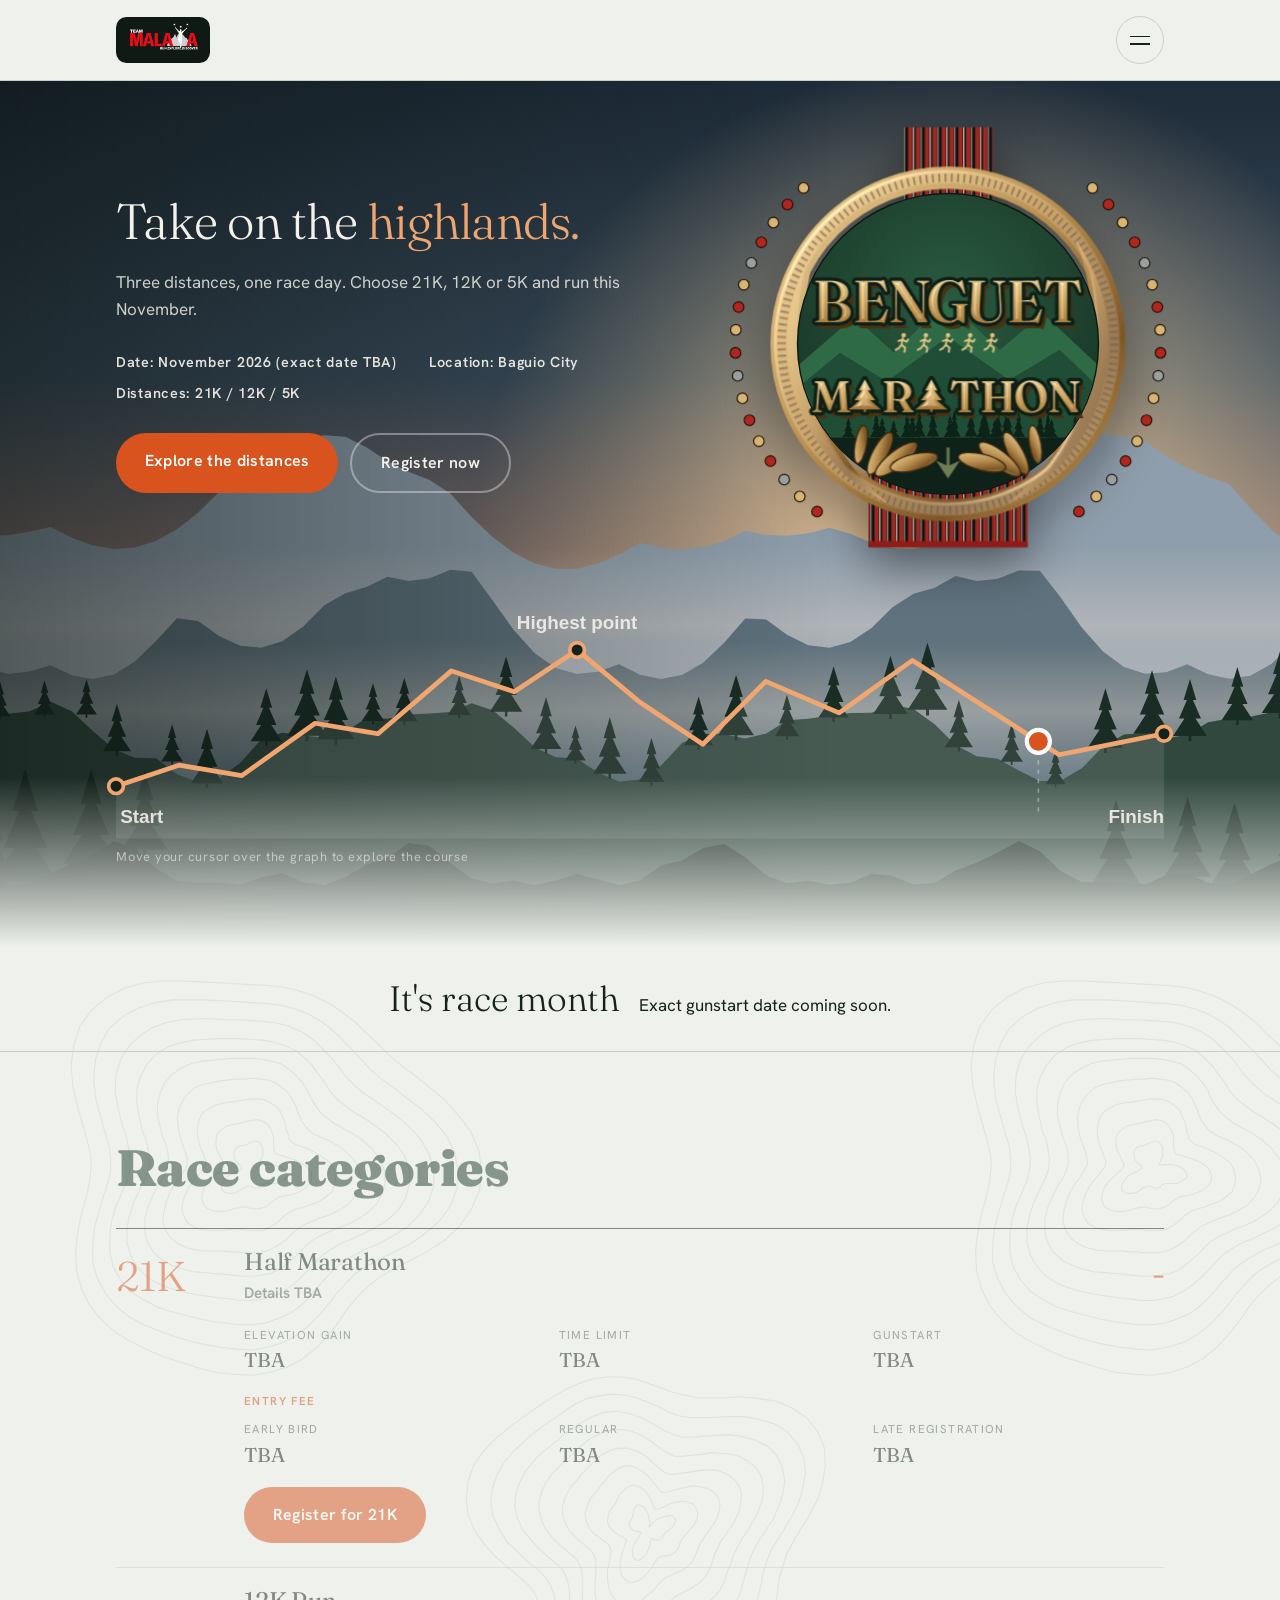
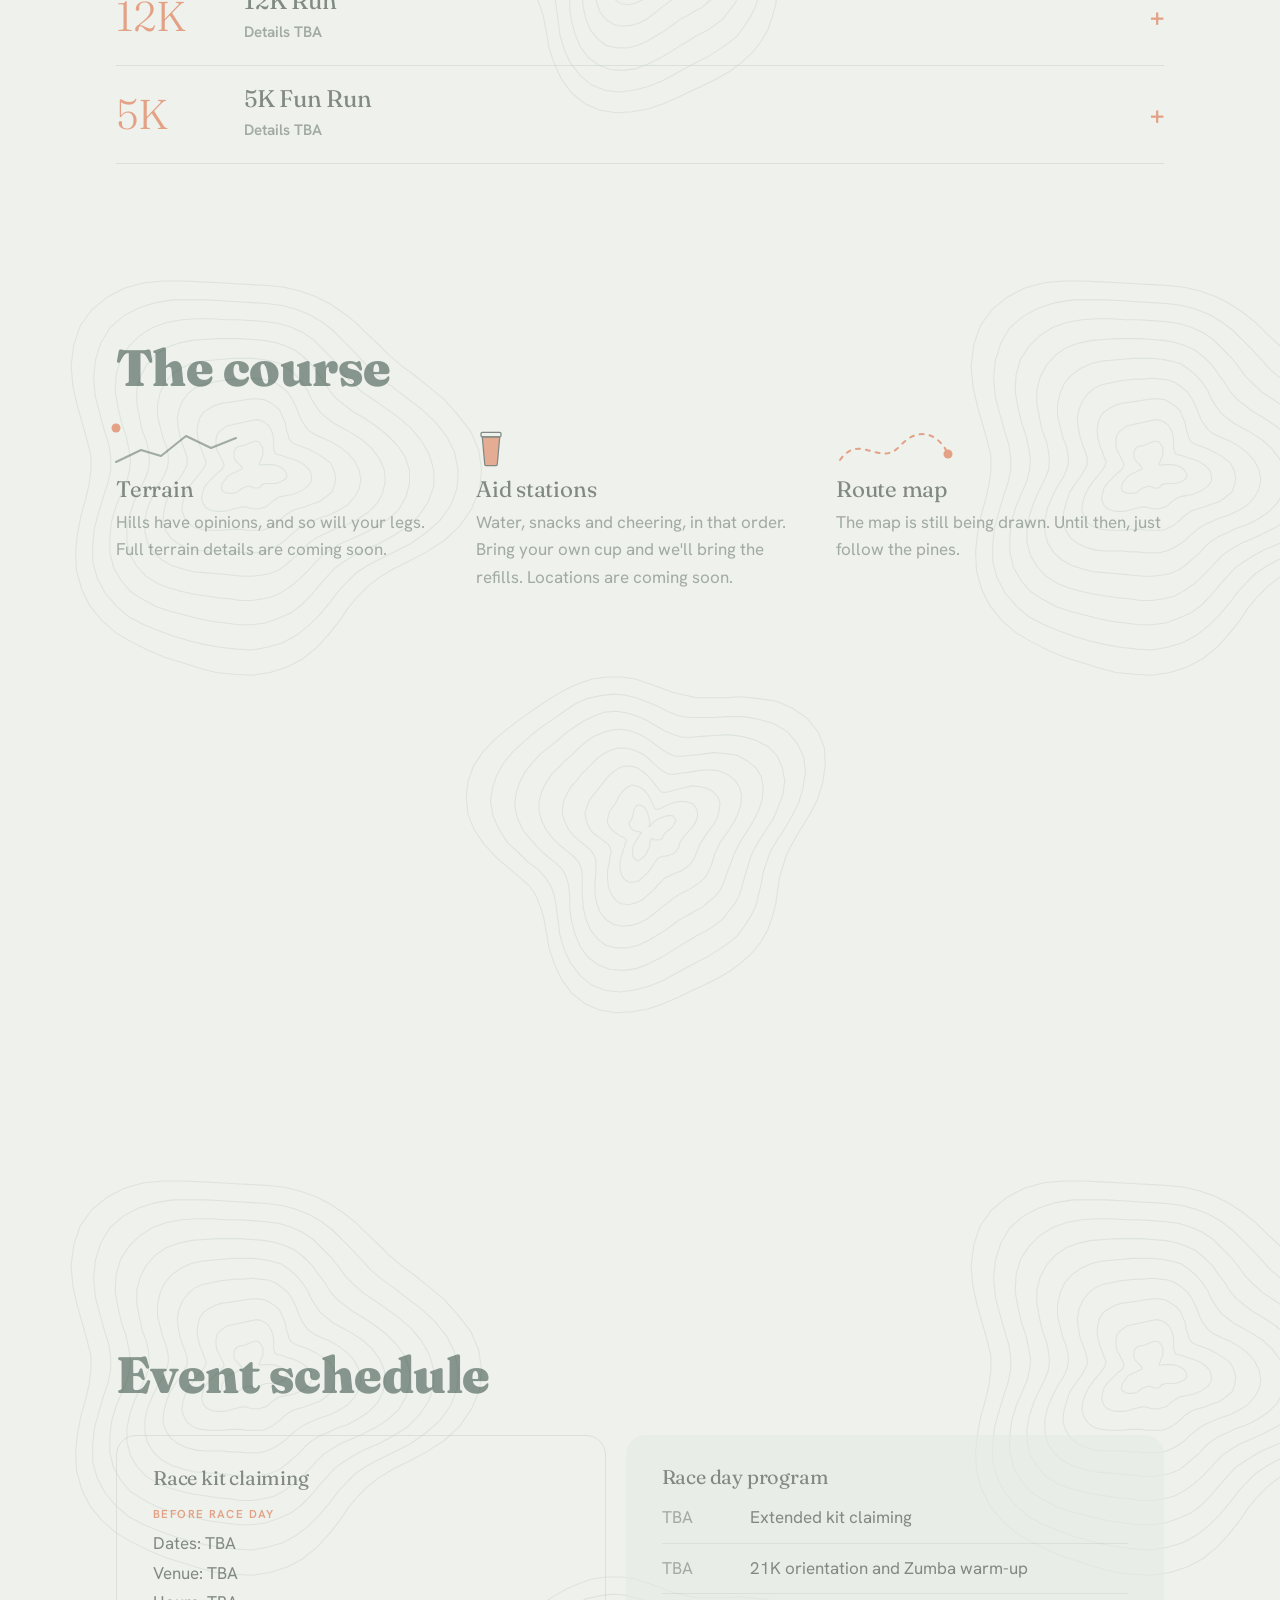
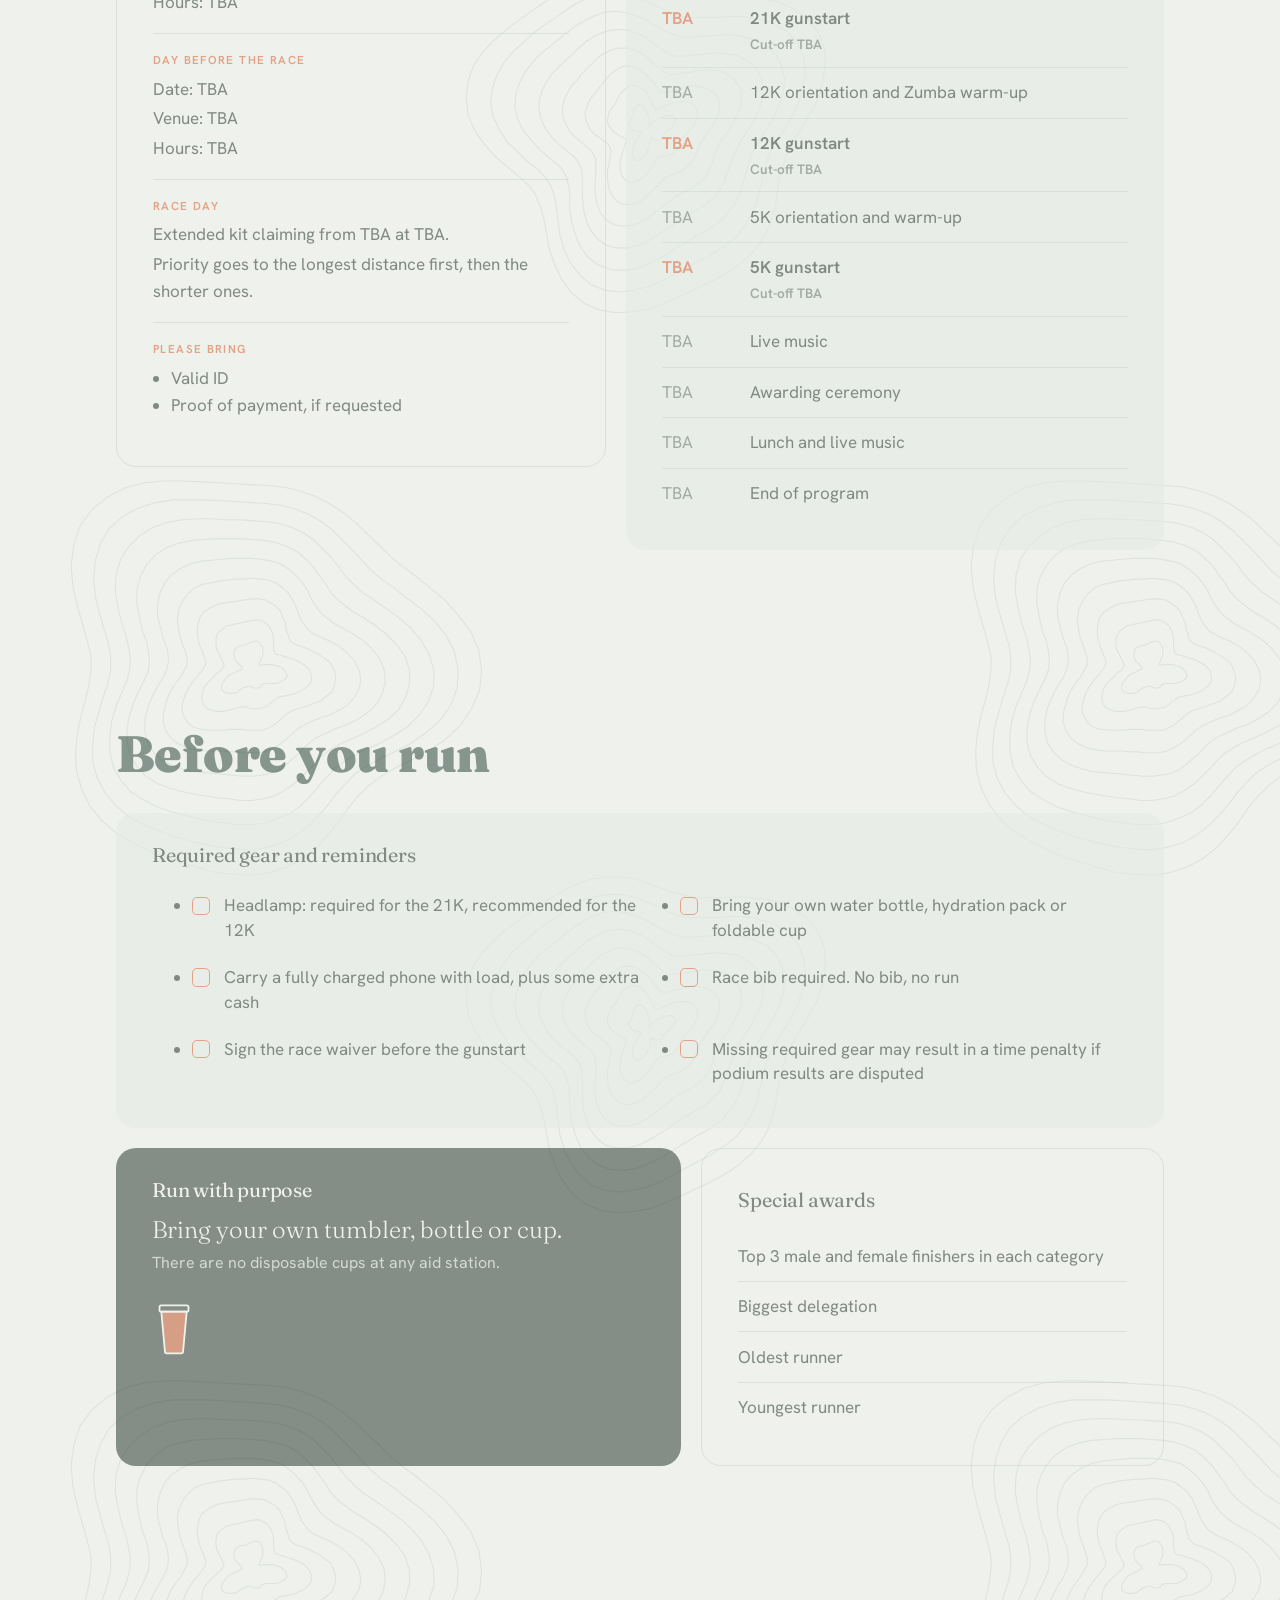
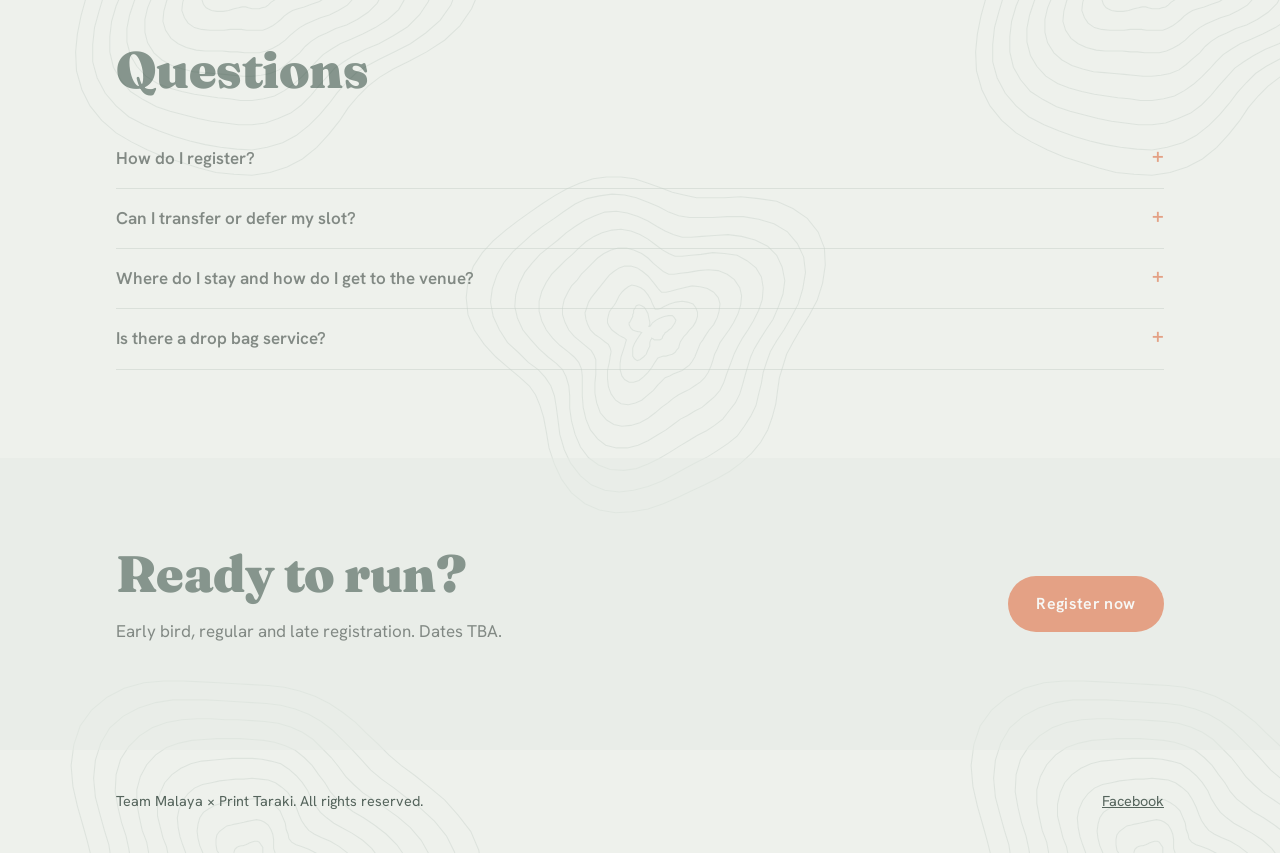
<file: index.html>
<!DOCTYPE html>
<html lang="en">
<head>
<meta charset="utf-8">
<meta name="viewport" content="width=device-width, initial-scale=1, viewport-fit=cover">
<title>Benguet Marathon</title>
<link rel="preconnect" href="https://fonts.googleapis.com">
<link rel="preconnect" href="https://fonts.gstatic.com" crossorigin>
<link href="https://fonts.googleapis.com/css2?family=Fraunces:wght@300;400;600&family=Hanken+Grotesk:wght@400;500;600&display=swap" rel="stylesheet">
<link rel="stylesheet" href="css/styles.css?v=1">
</head>
<body>
<header class="bar"><div class="bar-in">
  <a class="logo" href="#top" aria-label="Team Malaya"><img class="tm" src="images/logo-team-malaya.webp" alt="Team Malaya"></a>
  <div class="bar-r"><button class="burger" id="burger" type="button" aria-label="Open menu" aria-haspopup="dialog" aria-controls="menu"><span></span><span></span></button></div>
</div></header>
<dialog id="menu" aria-label="Menu">
  <button class="mx" type="button" aria-label="Close menu">&times;</button>
  <nav aria-label="Main"><ul>
    <li><a href="#races"><i>01</i>Races</a><p class="chips"><span>21K</span><span>12K</span><span>5K</span></p></li>
    <li><a href="#course"><i>02</i>Course</a></li>
    <li><a href="#gallery"><i>03</i>Pines &amp; Miles</a></li>
    <li><a href="#schedule"><i>04</i>Schedule</a></li>
    <li><a href="#rules"><i>05</i>Gear &amp; awards</a></li>
    <li><a href="#faq"><i>06</i>FAQ</a></li>
  </ul></nav>
  <a class="btn" href="https://app.teammalaya.org" target="_blank" rel="noopener">Register now</a>
  <div class="menu-logos">
    <div><p class="ml">Organized by</p><div class="ml-tm"><img class="mlg" src="images/logo-team-malaya.webp" alt="Team Malaya"></div></div>
    <div><p class="ml">Partners</p><div class="ml-row"><div class="ml-pt"><img class="mlg pt" src="images/menu-print-taraki.webp" alt="Print Taraki"></div><div class="ml-wp"><img class="mlg" src="images/menu-waynasdi-photo.webp" alt="Waynasdi Photo"></div></div></div>
  </div>
</dialog>

<main id="top">
  <div class="scene"><svg class="land" viewBox="0 0 1440 900" preserveAspectRatio="xMidYMax slice" aria-hidden="true" focusable="false">
<defs>
<linearGradient id="sk" x1="0" y1="0" x2="0" y2="1"><stop offset="0" stop-color="#16222e"/><stop offset=".4" stop-color="#3b4d5e"/><stop offset=".72" stop-color="#b98a78"/><stop offset="1" stop-color="#e8b98c"/></linearGradient>
<radialGradient id="sn" cx="1020" cy="520" r="460" gradientUnits="userSpaceOnUse"><stop offset="0" stop-color="#ffd9a0" stop-opacity=".85"/><stop offset="1" stop-color="#ffd9a0" stop-opacity="0"/></radialGradient>
<linearGradient id="ms" x1="0" y1="0" x2="0" y2="1"><stop offset="0" stop-color="#ffe9d6" stop-opacity="0"/><stop offset=".5" stop-color="#ffe9d6" stop-opacity=".3"/><stop offset="1" stop-color="#ffe9d6" stop-opacity="0"/></linearGradient>
</defs>
<rect width="1440" height="900" fill="url(#sk)"/><rect width="1440" height="900" fill="url(#sn)"/>
<path d="M-20 900 L-20 518.1 L0 521.4 L20 521.6 L40 518.2 L60 510.8 L80 506.0 L100 509.1 L120 508.6 L140 505.0 L160 500.9 L180 511.0 L200 518.3 L220 521.7 L240 520.4 L260 514.2 L280 503.0 L300 487.2 L320 467.5 L340 445.1 L360 434.5 L380 426.5 L400 415.9 L420 413.7 L440 415.0 L460 425.1 L480 438.3 L500 448.4 L520 456.1 L540 469.3 L560 491.4 L580 510.4 L600 525.3 L620 535.5 L640 540.5 L660 540.4 L680 535.6 L700 526.9 L720 516.1 L740 520.4 L760 521.9 L780 520.0 L800 514.2 L820 504.4 L840 508.3 L860 509.2 L880 506.8 L900 501.6 L920 507.3 L940 515.8 L960 520.8 L980 521.5 L1000 517.3 L1020 508.1 L1040 494.0 L1060 475.8 L1080 454.3 L1100 437.1 L1120 430.0 L1140 420.5 L1160 412.2 L1180 414.9 L1200 419.0 L1220 433.4 L1240 444.7 L1260 453.3 L1280 459.9 L1300 482.9 L1320 503.2 L1340 519.9 L1360 532.0 L1380 539.1 L1400 541.0 L1420 538.1 L1440 530.8 L1460 520.1 L1460 900Z" fill="#8f9eac"/>
<rect class="mist" x="-200" y="520" width="1840" height="150" fill="url(#ms)"/>
<path d="M-20 900 L-20 549.0 L0 540.5 L20 544.2 L40 573.1 L60 600.8 L80 622.1 L100 635.5 L120 640.6 L140 638.0 L160 632.3 L180 641.8 L200 645.2 L220 640.9 L240 628.6 L260 609.1 L280 587.5 L300 590.1 L320 604.5 L340 613.7 L360 615.6 L380 609.4 L400 595.5 L420 575.2 L440 563.9 L460 557.8 L480 548.1 L500 552.1 L520 549.5 L540 541.4 L560 543.3 L580 570.6 L600 598.7 L620 620.7 L640 634.8 L660 640.5 L680 638.5 L700 631.3 L720 641.3 L740 645.2 L760 641.5 L780 629.9 L800 610.9 L820 587.8 L840 588.7 L860 603.5 L880 613.2 L900 615.7 L920 610.2 L940 596.9 L960 577.1 L980 564.2 L1000 558.5 L1020 547.5 L1040 552.1 L1060 549.9 L1080 542.2 L1100 542.5 L1120 568.1 L1140 596.6 L1160 619.1 L1180 633.9 L1200 640.3 L1220 638.9 L1240 631.3 L1260 640.7 L1280 645.1 L1300 642.1 L1320 631.1 L1340 612.7 L1360 588.6 L1380 587.4 L1400 602.4 L1420 612.6 L1440 615.8 L1460 611.0 L1460 900Z" fill="#5f727d"/>
<rect class="mist m2" x="-200" y="610" width="1840" height="130" fill="url(#ms)"/>
<path d="M-20 900 L-20 695.2 L0 699.8 L20 701.4 L40 694.2 L60 680.8 L80 683.1 L100 677.8 L120 678.4 L140 675.9 L160 667.0 L180 676.0 L200 694.6 L220 712.0 L240 720.2 L260 720.6 L280 735.9 L300 743.2 L320 739.5 L340 725.1 L360 702.8 L380 696.3 L400 698.8 L420 701.7 L440 695.7 L460 682.3 L480 683.1 L500 679.1 L520 678.1 L540 676.7 L560 668.4 L580 675.0 L600 691.5 L620 710.1 L640 719.6 L660 720.9 L680 734.1 L700 742.8 L720 740.7 L740 727.6 L760 706.2 L780 697.3 L800 697.8 L820 701.8 L840 697.0 L860 684.5 L880 683.1 L900 680.1 L920 677.6 L940 677.4 L960 669.8 L980 673.9 L1000 688.3 L1020 708.1 L1040 718.8 L1060 721.1 L1080 732.2 L1100 742.2 L1120 741.7 L1140 730.0 L1160 709.5 L1180 698.1 L1200 696.5 L1220 701.8 L1240 698.2 L1260 686.5 L1280 682.9 L1300 681.1 L1320 676.9 L1340 677.9 L1360 671.1 L1380 672.7 L1400 684.9 L1420 705.9 L1440 717.9 L1460 721.2 L1460 900Z" fill="#31483f"/>
<path d="M15.0 660.1 L19.7 675.6 L17.2 675.6 L23.1 689.3 L19.0 689.3 L27.4 702.1 L15.9 702.1 L15.9 705.8 L14.1 705.8 L14.1 702.1 L2.6 702.1 L11.0 689.3 L6.9 689.3 L12.8 675.6 L10.3 675.6Z M45.8 642.8 L51.7 662.3 L48.6 662.3 L56.0 679.5 L50.9 679.5 L61.4 695.6 L47.0 695.6 L47.0 700.2 L44.7 700.2 L44.7 695.6 L30.2 695.6 L40.8 679.5 L35.7 679.5 L43.1 662.3 L40.0 662.3Z M74.1 633.6 L79.6 651.7 L76.7 651.7 L83.6 667.7 L78.9 667.7 L88.6 682.6 L75.2 682.6 L75.2 686.8 L73.1 686.8 L73.1 682.6 L59.6 682.6 L69.4 667.7 L64.7 667.7 L71.6 651.7 L68.7 651.7Z M111.8 647.7 L115.5 660.0 L113.6 660.0 L118.2 670.8 L115.0 670.8 L121.7 680.9 L112.6 680.9 L112.6 683.8 L111.1 683.8 L111.1 680.9 L102.0 680.9 L108.7 670.8 L105.5 670.8 L110.1 660.0 L108.2 660.0Z M154.1 646.5 L157.7 658.5 L155.8 658.5 L160.3 669.1 L157.2 669.1 L163.7 679.0 L154.8 679.0 L154.8 681.9 L153.4 681.9 L153.4 679.0 L144.5 679.0 L151.0 669.1 L147.8 669.1 L152.4 658.5 L150.5 658.5Z M194.0 645.5 L197.7 657.9 L195.7 657.9 L200.4 668.9 L197.2 668.9 L203.9 679.1 L194.7 679.1 L194.7 682.0 L193.2 682.0 L193.2 679.1 L184.0 679.1 L190.7 668.9 L187.5 668.9 L192.2 657.9 L190.2 657.9Z M222.9 668.7 L227.9 685.4 L225.2 685.4 L231.6 700.2 L227.2 700.2 L236.3 714.0 L223.9 714.0 L223.9 718.0 L221.9 718.0 L221.9 714.0 L209.5 714.0 L218.5 700.2 L214.2 700.2 L220.5 685.4 L217.8 685.4Z M275.3 688.2 L279.2 701.3 L277.2 701.3 L282.1 712.8 L278.7 712.8 L285.8 723.6 L276.1 723.6 L276.1 726.6 L274.5 726.6 L274.5 723.6 L264.9 723.6 L271.9 712.8 L268.5 712.8 L273.5 701.3 L271.4 701.3Z M308.5 692.6 L314.2 711.9 L311.2 711.9 L318.5 728.8 L313.5 728.8 L323.9 744.7 L309.6 744.7 L309.6 749.2 L307.3 749.2 L307.3 744.7 L293.1 744.7 L303.5 728.8 L298.5 728.8 L305.8 711.9 L302.7 711.9Z M364.8 654.1 L370.4 672.7 L367.4 672.7 L374.5 689.1 L369.6 689.1 L379.7 704.4 L365.9 704.4 L365.9 708.8 L363.7 708.8 L363.7 704.4 L349.9 704.4 L360.0 689.1 L355.1 689.1 L362.2 672.7 L359.2 672.7Z M403.5 635.7 L410.5 659.2 L406.8 659.2 L415.7 680.0 L409.6 680.0 L422.3 699.3 L404.9 699.3 L404.9 704.8 L402.1 704.8 L402.1 699.3 L384.7 699.3 L397.4 680.0 L391.3 680.0 L400.2 659.2 L396.4 659.2Z M431.0 642.8 L437.6 664.9 L434.1 664.9 L442.5 684.3 L436.7 684.3 L448.6 702.5 L432.3 702.5 L432.3 707.7 L429.7 707.7 L429.7 702.5 L413.3 702.5 L425.2 684.3 L419.5 684.3 L427.9 664.9 L424.4 664.9Z M466.2 649.1 L470.2 662.4 L468.1 662.4 L473.2 674.2 L469.7 674.2 L476.9 685.1 L467.0 685.1 L467.0 688.3 L465.4 688.3 L465.4 685.1 L455.6 685.1 L462.8 674.2 L459.3 674.2 L464.4 662.4 L462.2 662.4Z M496.0 644.0 L500.6 659.4 L498.2 659.4 L504.0 672.9 L500.0 672.9 L508.3 685.5 L496.9 685.5 L496.9 689.1 L495.1 689.1 L495.1 685.5 L483.7 685.5 L492.0 672.9 L488.0 672.9 L493.9 659.4 L491.4 659.4Z M548.1 642.2 L552.3 656.0 L550.1 656.0 L555.3 668.1 L551.7 668.1 L559.1 679.4 L549.0 679.4 L549.0 682.7 L547.3 682.7 L547.3 679.4 L537.1 679.4 L544.6 668.1 L541.0 668.1 L546.2 656.0 L544.0 656.0Z M592.7 624.0 L598.6 643.4 L595.5 643.4 L602.8 660.5 L597.8 660.5 L608.2 676.5 L593.9 676.5 L593.9 681.0 L591.6 681.0 L591.6 676.5 L577.2 676.5 L587.7 660.5 L582.7 660.5 L590.0 643.4 L586.9 643.4Z M630.7 662.4 L636.1 680.7 L633.2 680.7 L640.2 696.8 L635.4 696.8 L645.3 711.8 L631.8 711.8 L631.8 716.1 L629.6 716.1 L629.6 711.8 L616.0 711.8 L625.9 696.8 L621.2 696.8 L628.1 680.7 L625.2 680.7Z M658.7 689.4 L662.4 701.7 L660.4 701.7 L665.1 712.6 L661.9 712.6 L668.5 722.7 L659.4 722.7 L659.4 725.6 L657.9 725.6 L657.9 722.7 L648.8 722.7 L655.5 712.6 L652.3 712.6 L656.9 701.7 L655.0 701.7Z M691.3 681.6 L697.2 701.5 L694.0 701.5 L701.6 719.1 L696.4 719.1 L707.2 735.4 L692.5 735.4 L692.5 740.1 L690.1 740.1 L690.1 735.4 L675.3 735.4 L686.1 719.1 L680.9 719.1 L688.5 701.5 L685.3 701.5Z M730.9 701.4 L735.6 716.8 L733.1 716.8 L739.0 730.4 L734.9 730.4 L743.3 743.1 L731.9 743.1 L731.9 746.7 L730.0 746.7 L730.0 743.1 L718.6 743.1 L726.9 730.4 L722.9 730.4 L728.8 716.8 L726.3 716.8Z M775.7 661.9 L780.8 679.0 L778.1 679.0 L784.6 694.1 L780.1 694.1 L789.4 708.2 L776.7 708.2 L776.7 712.2 L774.7 712.2 L774.7 708.2 L762.0 708.2 L771.2 694.1 L766.8 694.1 L773.3 679.0 L770.5 679.0Z M811.3 641.2 L817.7 662.5 L814.3 662.5 L822.3 681.2 L816.8 681.2 L828.3 698.8 L812.5 698.8 L812.5 703.8 L810.0 703.8 L810.0 698.8 L794.2 698.8 L805.7 681.2 L800.2 681.2 L808.3 662.5 L804.9 662.5Z M859.6 660.2 L864.0 674.8 L861.7 674.8 L867.2 687.6 L863.4 687.6 L871.3 699.6 L860.5 699.6 L860.5 703.0 L858.8 703.0 L858.8 699.6 L848.0 699.6 L855.9 687.6 L852.1 687.6 L857.6 674.8 L855.3 674.8Z M904.0 633.2 L909.4 651.2 L906.5 651.2 L913.4 667.1 L908.7 667.1 L918.4 681.9 L905.1 681.9 L905.1 686.1 L902.9 686.1 L902.9 681.9 L889.6 681.9 L899.3 667.1 L894.7 667.1 L901.5 651.2 L898.6 651.2Z M958.0 623.1 L964.2 643.6 L960.9 643.6 L968.7 661.7 L963.4 661.7 L974.4 678.6 L959.3 678.6 L959.3 683.4 L956.8 683.4 L956.8 678.6 L941.6 678.6 L952.7 661.7 L947.4 661.7 L955.2 643.6 L951.9 643.6Z M993.2 610.6 L1000.3 634.2 L996.5 634.2 L1005.5 655.0 L999.4 655.0 L1012.1 674.4 L994.7 674.4 L994.7 679.9 L991.8 679.9 L991.8 674.4 L974.4 674.4 L987.1 655.0 L981.0 655.0 L989.9 634.2 L986.2 634.2Z M1023.0 665.0 L1028.0 681.7 L1025.4 681.7 L1031.7 696.4 L1027.4 696.4 L1036.4 710.2 L1024.0 710.2 L1024.0 714.1 L1022.0 714.1 L1022.0 710.2 L1009.7 710.2 L1018.7 696.4 L1014.3 696.4 L1020.7 681.7 L1018.0 681.7Z M1073.2 687.7 L1077.3 701.1 L1075.1 701.1 L1080.2 712.9 L1076.7 712.9 L1084.0 724.0 L1074.1 724.0 L1074.1 727.1 L1072.4 727.1 L1072.4 724.0 L1062.5 724.0 L1069.8 712.9 L1066.3 712.9 L1071.4 701.1 L1069.2 701.1Z M1114.9 712.8 L1118.5 724.9 L1116.6 724.9 L1121.2 735.5 L1118.0 735.5 L1124.5 745.4 L1115.6 745.4 L1115.6 748.2 L1114.2 748.2 L1114.2 745.4 L1105.3 745.4 L1111.8 735.5 L1108.6 735.5 L1113.2 724.9 L1111.3 724.9Z M1162.3 654.0 L1168.6 674.9 L1165.2 674.9 L1173.2 693.4 L1167.7 693.4 L1179.0 710.6 L1163.5 710.6 L1163.5 715.5 L1161.0 715.5 L1161.0 710.6 L1145.5 710.6 L1156.8 693.4 L1151.4 693.4 L1159.3 674.9 L1156.0 674.9Z M1206.6 637.0 L1213.3 659.3 L1209.7 659.3 L1218.2 679.0 L1212.4 679.0 L1224.4 697.3 L1208.0 697.3 L1208.0 702.5 L1205.3 702.5 L1205.3 697.3 L1188.8 697.3 L1200.8 679.0 L1195.0 679.0 L1203.5 659.3 L1199.9 659.3Z M1242.7 645.2 L1248.7 665.2 L1245.5 665.2 L1253.1 682.9 L1247.9 682.9 L1258.7 699.5 L1243.9 699.5 L1243.9 704.2 L1241.4 704.2 L1241.4 699.5 L1226.6 699.5 L1237.4 682.9 L1232.2 682.9 L1239.8 665.2 L1236.6 665.2Z M1287.7 634.0 L1293.3 652.7 L1290.3 652.7 L1297.4 669.1 L1292.5 669.1 L1302.6 684.5 L1288.8 684.5 L1288.8 688.9 L1286.6 688.9 L1286.6 684.5 L1272.7 684.5 L1282.8 669.1 L1278.0 669.1 L1285.1 652.7 L1282.1 652.7Z M1328.3 618.6 L1334.8 640.5 L1331.3 640.5 L1339.6 659.8 L1334.0 659.8 L1345.7 677.7 L1329.6 677.7 L1329.6 682.9 L1327.0 682.9 L1327.0 677.7 L1310.8 677.7 L1322.6 659.8 L1316.9 659.8 L1325.2 640.5 L1321.7 640.5Z M1384.5 627.7 L1389.7 645.0 L1386.9 645.0 L1393.5 660.4 L1389.0 660.4 L1398.4 674.7 L1385.5 674.7 L1385.5 678.7 L1383.5 678.7 L1383.5 674.7 L1370.6 674.7 L1380.0 660.4 L1375.5 660.4 L1382.1 645.0 L1379.3 645.0Z M34.0 763.1 L42.5 791.2 L38.0 791.2 L48.7 816.1 L41.3 816.1 L56.5 839.2 L35.7 839.2 L35.7 845.8 L32.3 845.8 L32.3 839.2 L11.5 839.2 L26.7 816.1 L19.4 816.1 L30.1 791.2 L25.6 791.2Z M94.9 729.1 L106.0 766.2 L100.1 766.2 L114.2 798.9 L104.5 798.9 L124.5 829.5 L97.1 829.5 L97.1 838.2 L92.6 838.2 L92.6 829.5 L65.2 829.5 L85.2 798.9 L75.6 798.9 L89.7 766.2 L83.7 766.2Z M135.7 730.9 L147.6 770.7 L141.3 770.7 L156.4 805.8 L146.0 805.8 L167.5 838.6 L138.1 838.6 L138.1 847.9 L133.3 847.9 L133.3 838.6 L103.9 838.6 L125.4 805.8 L115.0 805.8 L130.1 770.7 L123.8 770.7Z M198.4 731.2 L208.3 764.3 L203.0 764.3 L215.6 793.5 L207.0 793.5 L224.9 820.8 L200.4 820.8 L200.4 828.6 L196.4 828.6 L196.4 820.8 L171.9 820.8 L189.8 793.5 L181.2 793.5 L193.7 764.3 L188.4 764.3Z M249.2 732.9 L257.5 760.5 L253.1 760.5 L263.6 784.8 L256.4 784.8 L271.3 807.5 L250.9 807.5 L250.9 814.0 L247.6 814.0 L247.6 807.5 L227.2 807.5 L242.1 784.8 L234.9 784.8 L245.4 760.5 L241.0 760.5Z M1172.3 760.2 L1181.3 789.9 L1176.5 789.9 L1187.8 816.2 L1180.1 816.2 L1196.2 840.7 L1174.1 840.7 L1174.1 847.7 L1170.6 847.7 L1170.6 840.7 L1148.5 840.7 L1164.6 816.2 L1156.9 816.2 L1168.2 789.9 L1163.4 789.9Z M1240.4 757.1 L1248.8 785.3 L1244.3 785.3 L1255.0 810.0 L1247.7 810.0 L1262.8 833.2 L1242.1 833.2 L1242.1 839.8 L1238.7 839.8 L1238.7 833.2 L1217.9 833.2 L1233.1 810.0 L1225.8 810.0 L1236.4 785.3 L1231.9 785.3Z M1285.0 762.7 L1293.7 791.9 L1289.0 791.9 L1300.1 817.6 L1292.5 817.6 L1308.3 841.6 L1286.7 841.6 L1286.7 848.5 L1283.2 848.5 L1283.2 841.6 L1261.6 841.6 L1277.4 817.6 L1269.8 817.6 L1280.9 791.9 L1276.2 791.9Z M1352.4 724.0 L1362.4 757.2 L1357.1 757.2 L1369.7 786.5 L1361.1 786.5 L1379.0 813.8 L1354.4 813.8 L1354.4 821.6 L1350.4 821.6 L1350.4 813.8 L1325.9 813.8 L1343.8 786.5 L1335.2 786.5 L1347.8 757.2 L1342.5 757.2Z M1399.0 747.7 L1407.5 776.1 L1403.0 776.1 L1413.8 801.2 L1406.4 801.2 L1421.7 824.6 L1400.7 824.6 L1400.7 831.3 L1397.3 831.3 L1397.3 824.6 L1376.2 824.6 L1391.6 801.2 L1384.2 801.2 L1395.0 776.1 L1390.5 776.1Z" fill="#1a2d25"/>
<path d="M-20 900 L-20 829.7 L0 838.8 L20 837.8 L40 840.3 L60 839.9 L80 830.2 L100 830.8 L120 839.9 L140 839.9 L160 829.6 L180 820.6 L200 812.2 L220 799.8 L240 806.0 L260 825.3 L280 837.3 L300 839.0 L320 838.8 L340 840.9 L360 833.8 L380 829.8 L400 838.1 L420 841.0 L440 833.4 L460 821.7 L480 815.3 L500 801.1 L520 804.0 L540 820.4 L560 835.0 L580 839.5 L600 836.9 L620 841.2 L640 836.7 L660 830.3 L680 835.6 L700 841.2 L720 836.5 L740 822.6 L760 817.8 L780 805.9 L800 801.8 L820 814.8 L840 831.9 L860 839.3 L880 837.0 L900 840.8 L920 838.9 L940 830.3 L960 832.6 L980 840.6 L1000 838.9 L1020 827.2 L1040 819.7 L1060 810.1 L1080 799.3 L1100 809.0 L1120 827.9 L1140 838.3 L1160 838.4 L1180 839.7 L1200 840.4 L1220 831.8 L1240 829.4 L1260 839.2 L1280 840.5 L1300 831.3 L1320 821.1 L1340 813.6 L1360 800.3 L1380 805.1 L1400 823.3 L1420 836.4 L1440 839.3 L1460 838.1 L1460 900Z" fill="#13231c"/>
</svg>
    <div class="wrap hero">
    <h1 class="emblem"><span class="emb" role="img" aria-label="Benguet Marathon"><span class="tilt"><span class="float"><svg class="ly z1" viewBox="0 0 600 600" aria-hidden="true" focusable="false"><defs>
<linearGradient id="gb" x1="0" y1="0" x2="1" y2="1"><stop offset="0" stop-color="#EBCE94"/><stop offset=".45" stop-color="#B98F50"/><stop offset=".75" stop-color="#7E5726"/><stop offset="1" stop-color="#C39B5A"/></linearGradient>
<linearGradient id="gd" x1="0" y1="0" x2="0" y2="1"><stop offset="0" stop-color="#F6E1AE"/><stop offset=".55" stop-color="#C79E58"/><stop offset="1" stop-color="#94692F"/></linearGradient>
<radialGradient id="dg" cx=".5" cy=".4" r=".7"><stop offset="0" stop-color="#2a5a40"/><stop offset="1" stop-color="#0e2219"/></radialGradient>
<pattern id="wv" width="24" height="8" patternUnits="userSpaceOnUse"><rect width="24" height="8" fill="#121212"/><rect x="3" width="6" height="8" fill="#A3281E"/><rect x="10" width="1.4" height="8" fill="#eee"/><rect x="14" width="6" height="8" fill="#A3281E"/><rect x="21" width="1" height="8" fill="#eee"/></pattern>
<filter id="bev" x="-5%" y="-5%" width="110%" height="110%"><feGaussianBlur in="SourceAlpha" stdDeviation="2" result="b"/><feSpecularLighting in="b" surfaceScale="5" specularConstant="1.1" specularExponent="24" lighting-color="#fff4d6" result="sp"><feDistantLight azimuth="235" elevation="50"/></feSpecularLighting><feComposite in="sp" in2="SourceAlpha" operator="in" result="s2"/><feComposite in="SourceGraphic" in2="s2" operator="arithmetic" k1="0" k2="1" k3=".6" k4="0"/></filter>
<filter id="bev2" x="-5%" y="-5%" width="110%" height="110%"><feGaussianBlur in="SourceAlpha" stdDeviation="3.5" result="b"/><feSpecularLighting in="b" surfaceScale="7" specularConstant="1" specularExponent="20" lighting-color="#fff0cc" result="sp"><feDistantLight azimuth="225" elevation="45"/></feSpecularLighting><feComposite in="sp" in2="SourceAlpha" operator="in" result="s2"/><feComposite in="SourceGraphic" in2="s2" operator="arithmetic" k1="0" k2="1" k3=".55" k4="0"/></filter>
</defs>
<rect x="236" y="-10" width="128" height="200" fill="url(#wv)"/><rect x="186" y="430" width="228" height="160" fill="url(#wv)"/><rect x="186" y="582" width="228" height="9" fill="#8f1d17"/>
<g filter="url(#bev2)"><circle cx="300" cy="300" r="238" fill="none" stroke="url(#gb)" stroke-width="32"/><circle cx="300" cy="300" r="238" fill="none" stroke="#3b2810" stroke-opacity=".5" stroke-width="12" stroke-dasharray="3 6"/><path d="M118 150 A255 255 0 0 0 214 528 A330 330 0 0 1 118 150Z" fill="url(#gb)"/><path d="M482 150 A255 255 0 0 1 386 528 A330 330 0 0 0 482 150Z" fill="url(#gb)"/></g></svg><svg class="ly z2" viewBox="0 0 600 600" aria-hidden="true" focusable="false"><defs><clipPath id="dc"><circle cx="300" cy="300" r="208"/></clipPath></defs><circle cx="300" cy="300" r="210" fill="#0b1912"/><g clip-path="url(#dc)"><rect width="600" height="600" fill="url(#dg)"/><path d="M80 340L170 262L225 312L298 240L372 308L432 258L520 340V430H80Z" fill="#2d6a45"/><path d="M80 370L150 312L215 352L300 290L385 350L455 308L520 370V430H80Z" fill="#1f4d35"/><path d="M200.4 395.1 L203.7 407.7 L202.0 407.7 L206.1 418.7 L203.3 418.7 L209.2 429.0 L201.1 429.0 L201.1 432.0 L199.8 432.0 L199.8 429.0 L191.6 429.0 L197.6 418.7 L194.7 418.7 L198.9 407.7 L197.1 407.7Z M250.6 393.9 L253.9 406.9 L252.1 406.9 L256.3 418.3 L253.4 418.3 L259.4 429.0 L251.2 429.0 L251.2 432.0 L249.9 432.0 L249.9 429.0 L241.8 429.0 L247.7 418.3 L244.9 418.3 L249.0 406.9 L247.3 406.9Z M347.8 404.7 L351.1 414.0 L349.3 414.0 L353.5 422.2 L350.6 422.2 L356.6 429.8 L348.4 429.8 L348.4 432.0 L347.1 432.0 L347.1 429.8 L339.0 429.8 L344.9 422.2 L342.1 422.2 L346.2 414.0 L344.5 414.0Z M115.0 389.3 L118.3 403.8 L116.5 403.8 L120.7 416.6 L117.9 416.6 L123.8 428.6 L115.7 428.6 L115.7 432.0 L114.3 432.0 L114.3 428.6 L106.2 428.6 L112.1 416.6 L109.3 416.6 L113.5 403.8 L111.7 403.8Z M208.6 401.3 L211.9 411.7 L210.1 411.7 L214.3 421.0 L211.4 421.0 L217.4 429.5 L209.2 429.5 L209.2 432.0 L207.9 432.0 L207.9 429.5 L199.8 429.5 L205.7 421.0 L202.8 421.0 L207.0 411.7 L205.3 411.7Z M488.3 396.6 L491.6 408.6 L489.9 408.6 L494.1 419.3 L491.2 419.3 L497.1 429.2 L489.0 429.2 L489.0 432.0 L487.7 432.0 L487.7 429.2 L479.5 429.2 L485.5 419.3 L482.6 419.3 L486.8 408.6 L485.0 408.6Z M427.9 396.5 L431.2 408.6 L429.4 408.6 L433.6 419.2 L430.7 419.2 L436.7 429.2 L428.5 429.2 L428.5 432.0 L427.2 432.0 L427.2 429.2 L419.1 429.2 L425.0 419.2 L422.1 419.2 L426.3 408.6 L424.6 408.6Z M352.8 403.0 L356.1 412.9 L354.4 412.9 L358.6 421.6 L355.7 421.6 L361.6 429.7 L353.5 429.7 L353.5 432.0 L352.2 432.0 L352.2 429.7 L344.0 429.7 L350.0 421.6 L347.1 421.6 L351.3 412.9 L349.5 412.9Z M351.2 388.6 L354.5 403.4 L352.8 403.4 L357.0 416.4 L354.1 416.4 L360.0 428.5 L351.9 428.5 L351.9 432.0 L350.6 432.0 L350.6 428.5 L342.4 428.5 L348.4 416.4 L345.5 416.4 L349.7 403.4 L347.9 403.4Z M308.8 391.2 L312.1 405.1 L310.3 405.1 L314.5 417.3 L311.7 417.3 L317.6 428.7 L309.5 428.7 L309.5 432.0 L308.1 432.0 L308.1 428.7 L300.0 428.7 L305.9 417.3 L303.1 417.3 L307.3 405.1 L305.5 405.1Z M365.1 404.7 L368.4 414.0 L366.7 414.0 L370.9 422.2 L368.0 422.2 L373.9 429.8 L365.8 429.8 L365.8 432.0 L364.5 432.0 L364.5 429.8 L356.3 429.8 L362.3 422.2 L359.4 422.2 L363.6 414.0 L361.8 414.0Z M398.1 394.2 L401.4 407.0 L399.7 407.0 L403.8 418.4 L401.0 418.4 L406.9 429.0 L398.8 429.0 L398.8 432.0 L397.5 432.0 L397.5 429.0 L389.3 429.0 L395.3 418.4 L392.4 418.4 L396.6 407.0 L394.8 407.0Z M224.5 405.4 L227.8 414.4 L226.0 414.4 L230.2 422.4 L227.3 422.4 L233.3 429.9 L225.1 429.9 L225.1 432.0 L223.8 432.0 L223.8 429.9 L215.7 429.9 L221.6 422.4 L218.8 422.4 L222.9 414.4 L221.2 414.4Z M438.9 396.5 L442.2 408.6 L440.4 408.6 L444.6 419.2 L441.8 419.2 L447.7 429.2 L439.6 429.2 L439.6 432.0 L438.2 432.0 L438.2 429.2 L430.1 429.2 L436.0 419.2 L433.2 419.2 L437.4 408.6 L435.6 408.6Z M383.2 388.4 L386.5 403.2 L384.7 403.2 L388.9 416.3 L386.0 416.3 L392.0 428.5 L383.8 428.5 L383.8 432.0 L382.5 432.0 L382.5 428.5 L374.4 428.5 L380.3 416.3 L377.4 416.3 L381.6 403.2 L379.9 403.2Z M381.4 387.6 L384.7 402.7 L382.9 402.7 L387.1 416.0 L384.2 416.0 L390.2 428.4 L382.0 428.4 L382.0 432.0 L380.7 432.0 L380.7 428.4 L372.6 428.4 L378.5 416.0 L375.6 416.0 L379.8 402.7 L378.1 402.7Z M260.1 390.0 L263.4 404.3 L261.6 404.3 L265.8 416.9 L262.9 416.9 L268.9 428.6 L260.7 428.6 L260.7 432.0 L259.4 432.0 L259.4 428.6 L251.3 428.6 L257.2 416.9 L254.4 416.9 L258.5 404.3 L256.8 404.3Z M279.0 387.3 L282.3 402.5 L280.5 402.5 L284.7 415.9 L281.8 415.9 L287.8 428.4 L279.6 428.4 L279.6 432.0 L278.3 432.0 L278.3 428.4 L270.2 428.4 L276.1 415.9 L273.2 415.9 L277.4 402.5 L275.7 402.5Z M444.0 404.1 L447.3 413.6 L445.5 413.6 L449.7 421.9 L446.8 421.9 L452.8 429.8 L444.6 429.8 L444.6 432.0 L443.3 432.0 L443.3 429.8 L435.2 429.8 L441.1 421.9 L438.2 421.9 L442.4 413.6 L440.7 413.6Z M161.7 401.7 L165.0 412.0 L163.2 412.0 L167.4 421.1 L164.5 421.1 L170.5 429.6 L162.3 429.6 L162.3 432.0 L161.0 432.0 L161.0 429.6 L152.9 429.6 L158.8 421.1 L155.9 421.1 L160.1 412.0 L158.4 412.0Z M476.9 397.3 L480.2 409.1 L478.4 409.1 L482.6 419.5 L479.7 419.5 L485.7 429.2 L477.5 429.2 L477.5 432.0 L476.2 432.0 L476.2 429.2 L468.1 429.2 L474.0 419.5 L471.2 419.5 L475.3 409.1 L473.6 409.1Z M348.1 400.0 L351.4 410.9 L349.7 410.9 L353.8 420.5 L351.0 420.5 L356.9 429.4 L348.8 429.4 L348.8 432.0 L347.5 432.0 L347.5 429.4 L339.3 429.4 L345.3 420.5 L342.4 420.5 L346.6 410.9 L344.8 410.9Z M302.8 398.3 L306.1 409.7 L304.3 409.7 L308.5 419.9 L305.6 419.9 L311.6 429.3 L303.4 429.3 L303.4 432.0 L302.1 432.0 L302.1 429.3 L294.0 429.3 L299.9 419.9 L297.0 419.9 L301.2 409.7 L299.5 409.7Z M243.3 394.3 L246.6 407.1 L244.9 407.1 L249.1 418.4 L246.2 418.4 L252.1 429.0 L244.0 429.0 L244.0 432.0 L242.7 432.0 L242.7 429.0 L234.5 429.0 L240.5 418.4 L237.6 418.4 L241.8 407.1 L240.0 407.1Z M332.0 387.9 L335.3 402.9 L333.6 402.9 L337.7 416.1 L334.9 416.1 L340.8 428.5 L332.7 428.5 L332.7 432.0 L331.4 432.0 L331.4 428.5 L323.2 428.5 L329.2 416.1 L326.3 416.1 L330.5 402.9 L328.7 402.9Z M369.2 387.4 L372.5 402.6 L370.7 402.6 L374.9 416.0 L372.0 416.0 L378.0 428.4 L369.8 428.4 L369.8 432.0 L368.5 432.0 L368.5 428.4 L360.4 428.4 L366.3 416.0 L363.4 416.0 L367.6 402.6 L365.9 402.6Z " fill="#0d2318"/><rect y="430" width="600" height="170" fill="#0e2219"/></g></svg><svg class="ly z3" viewBox="0 0 600 600" aria-hidden="true" focusable="false"><defs>
<g id="tx" font-family="Fraunces,Georgia,serif" font-weight="600" text-anchor="middle"><text x="144.0" y="270" font-size="80">B</text><text x="196.0" y="270" font-size="80">E</text><text x="248.0" y="270" font-size="80">N</text><text x="300.0" y="270" font-size="80">G</text><text x="352.0" y="270" font-size="80">U</text><text x="404.0" y="270" font-size="80">E</text><text x="456.0" y="270" font-size="80">T</text><text x="142.5" y="392" font-size="60">M</text><path d="M187.5 348.0 L195.6 363.0 L191.3 363.0 L201.5 376.2 L194.5 376.2 L209.1 388.5 L189.1 388.5 L189.1 392.0 L185.9 392.0 L185.9 388.5 L165.9 388.5 L180.5 376.2 L173.5 376.2 L183.7 363.0 L179.4 363.0Z"/><text x="232.5" y="392" font-size="60">R</text><path d="M277.5 348.0 L285.6 363.0 L281.3 363.0 L291.5 376.2 L284.5 376.2 L299.1 388.5 L279.1 388.5 L279.1 392.0 L275.9 392.0 L275.9 388.5 L255.9 388.5 L270.5 376.2 L263.5 376.2 L273.7 363.0 L269.4 363.0Z"/><text x="322.5" y="392" font-size="60">T</text><text x="367.5" y="392" font-size="60">H</text><text x="412.5" y="392" font-size="60">O</text><text x="457.5" y="392" font-size="60">N</text></g>
<symbol id="rn" viewBox="0 0 20 28"><g fill="none" stroke="#E4C686" stroke-width="2.6" stroke-linecap="round" stroke-linejoin="round"><path d="M11 8L9 17M10 10L16 13L18 10M10 10L5 12M9 17L14 21L13 27M9 17L5 22L1 24"/></g><circle cx="12" cy="4" r="3" fill="#E4C686"/></symbol>
<mask id="sm" maskUnits="userSpaceOnUse" x="0" y="0" width="600" height="600"><use href="#tx" fill="#fff"/></mask>
<linearGradient id="sh" x1="0" y1="0" x2="1" y2="0"><stop offset=".3" stop-color="#fff" stop-opacity="0"/><stop offset=".5" stop-color="#fff" stop-opacity=".9"/><stop offset=".7" stop-color="#fff" stop-opacity="0"/></linearGradient></defs>
<ellipse cx="392" cy="448" rx="32" ry="10" transform="rotate(62 392 448)" fill="url(#gb)" stroke="#3b2810" stroke-width="2"/><ellipse cx="370" cy="456" rx="35" ry="11" transform="rotate(38 370 456)" fill="url(#gb)" stroke="#3b2810" stroke-width="2"/><ellipse cx="346" cy="460" rx="33" ry="11" transform="rotate(14 346 460)" fill="url(#gb)" stroke="#3b2810" stroke-width="2"/><ellipse cx="418" cy="436" rx="26" ry="8" transform="rotate(80 418 436)" fill="url(#gb)" stroke="#3b2810" stroke-width="2"/><ellipse cx="208" cy="448" rx="32" ry="10" transform="rotate(-62 208 448)" fill="url(#gb)" stroke="#3b2810" stroke-width="2"/><ellipse cx="230" cy="456" rx="35" ry="11" transform="rotate(-38 230 456)" fill="url(#gb)" stroke="#3b2810" stroke-width="2"/><ellipse cx="254" cy="460" rx="33" ry="11" transform="rotate(-14 254 460)" fill="url(#gb)" stroke="#3b2810" stroke-width="2"/><ellipse cx="182" cy="436" rx="26" ry="8" transform="rotate(-80 182 436)" fill="url(#gb)" stroke="#3b2810" stroke-width="2"/><path d="M300 482L284 458L300 465L316 458Z M298 440H302V470H298Z" fill="#6e7d58"/>
<use href="#tx" x="6.3" y="8.8" fill="#4a3212"/><use href="#tx" x="5.4" y="7.5" fill="#4a3212"/><use href="#tx" x="4.5" y="6.2" fill="#4a3212"/><use href="#tx" x="3.6" y="5.0" fill="#4a3212"/><use href="#tx" x="2.7" y="3.8" fill="#4a3212"/><use href="#tx" x="1.8" y="2.5" fill="#4a3212"/><use href="#tx" x="0.9" y="1.2" fill="#4a3212"/><use href="#tx" fill="#0d1f16" stroke="#0d1f16" stroke-width="9" stroke-linejoin="round"/>
<use href="#tx" fill="url(#gd)" filter="url(#bev)"/>
<g mask="url(#sm)"><rect class="sw" x="-300" y="190" width="240" height="230" fill="url(#sh)" transform="skewX(-18)"/></g>
<g class="rr" style="animation-delay:-0.00s"><use href="#rn" x="228" y="284" width="20" height="28"/></g><g class="rr" style="animation-delay:-0.17s"><use href="#rn" x="258" y="284" width="20" height="28"/></g><g class="rr" style="animation-delay:-0.34s"><use href="#rn" x="288" y="284" width="20" height="28"/></g><g class="rr" style="animation-delay:-0.51s"><use href="#rn" x="318" y="284" width="20" height="28"/></g><g class="rr" style="animation-delay:-0.68s"><use href="#rn" x="348" y="284" width="20" height="28"/></g></svg><svg class="ly z4" viewBox="0 0 600 600" aria-hidden="true" focusable="false"><circle cx="127.6" cy="520.6" r="7" fill="#B3261E" stroke="#1a1208" stroke-width="1.5"/><circle cx="104.8" cy="500.7" r="7" fill="#D9B472" stroke="#1a1208" stroke-width="1.5"/><circle cx="84.3" cy="478.5" r="7" fill="#9aa0a0" stroke="#1a1208" stroke-width="1.5"/><circle cx="66.2" cy="454.1" r="7" fill="#B3261E" stroke="#1a1208" stroke-width="1.5"/><circle cx="51.0" cy="428.0" r="7" fill="#D9B472" stroke="#1a1208" stroke-width="1.5"/><circle cx="38.6" cy="400.3" r="7" fill="#B3261E" stroke="#1a1208" stroke-width="1.5"/><circle cx="29.3" cy="371.5" r="7" fill="#D9B472" stroke="#1a1208" stroke-width="1.5"/><circle cx="23.1" cy="341.9" r="7" fill="#9aa0a0" stroke="#1a1208" stroke-width="1.5"/><circle cx="20.2" cy="311.7" r="7" fill="#B3261E" stroke="#1a1208" stroke-width="1.5"/><circle cx="20.6" cy="281.4" r="7" fill="#D9B472" stroke="#1a1208" stroke-width="1.5"/><circle cx="24.3" cy="251.4" r="7" fill="#B3261E" stroke="#1a1208" stroke-width="1.5"/><circle cx="31.1" cy="221.9" r="7" fill="#D9B472" stroke="#1a1208" stroke-width="1.5"/><circle cx="41.1" cy="193.3" r="7" fill="#9aa0a0" stroke="#1a1208" stroke-width="1.5"/><circle cx="54.2" cy="166.0" r="7" fill="#B3261E" stroke="#1a1208" stroke-width="1.5"/><circle cx="70.1" cy="140.2" r="7" fill="#D9B472" stroke="#1a1208" stroke-width="1.5"/><circle cx="88.7" cy="116.3" r="7" fill="#B3261E" stroke="#1a1208" stroke-width="1.5"/><circle cx="109.8" cy="94.6" r="7" fill="#D9B472" stroke="#1a1208" stroke-width="1.5"/><circle cx="472.4" cy="520.6" r="7" fill="#B3261E" stroke="#1a1208" stroke-width="1.5"/><circle cx="495.2" cy="500.7" r="7" fill="#D9B472" stroke="#1a1208" stroke-width="1.5"/><circle cx="515.7" cy="478.5" r="7" fill="#9aa0a0" stroke="#1a1208" stroke-width="1.5"/><circle cx="533.8" cy="454.1" r="7" fill="#B3261E" stroke="#1a1208" stroke-width="1.5"/><circle cx="549.0" cy="428.0" r="7" fill="#D9B472" stroke="#1a1208" stroke-width="1.5"/><circle cx="561.4" cy="400.3" r="7" fill="#B3261E" stroke="#1a1208" stroke-width="1.5"/><circle cx="570.7" cy="371.5" r="7" fill="#D9B472" stroke="#1a1208" stroke-width="1.5"/><circle cx="576.9" cy="341.9" r="7" fill="#9aa0a0" stroke="#1a1208" stroke-width="1.5"/><circle cx="579.8" cy="311.7" r="7" fill="#B3261E" stroke="#1a1208" stroke-width="1.5"/><circle cx="579.4" cy="281.4" r="7" fill="#D9B472" stroke="#1a1208" stroke-width="1.5"/><circle cx="575.7" cy="251.4" r="7" fill="#B3261E" stroke="#1a1208" stroke-width="1.5"/><circle cx="568.9" cy="221.9" r="7" fill="#D9B472" stroke="#1a1208" stroke-width="1.5"/><circle cx="558.9" cy="193.3" r="7" fill="#9aa0a0" stroke="#1a1208" stroke-width="1.5"/><circle cx="545.8" cy="166.0" r="7" fill="#B3261E" stroke="#1a1208" stroke-width="1.5"/><circle cx="529.9" cy="140.2" r="7" fill="#D9B472" stroke="#1a1208" stroke-width="1.5"/><circle cx="511.3" cy="116.3" r="7" fill="#B3261E" stroke="#1a1208" stroke-width="1.5"/><circle cx="490.2" cy="94.6" r="7" fill="#D9B472" stroke="#1a1208" stroke-width="1.5"/></svg></span></span></span></h1>
    <div class="hcopy"><h2 class="htitle">Take on the <em>highlands.</em></h2><p class="sub">Three distances, one race day. Choose 21K, 12K or 5K and run this November.</p>
    <div class="facts"><span>Date: November 2026 (exact date TBA)</span><span>Location: Baguio City</span><span>Distances: 21K / 12K / 5K</span></div>
    <div class="hbtns"><a class="btn" href="#races">Explore the distances</a><a class="btn alt" href="https://app.teammalaya.org" target="_blank" rel="noopener">Register now</a></div>
    </div>
    <div class="pwrap"><div class="ptip" id="ptip" aria-hidden="true"></div>
    <svg class="profile" viewBox="0 0 1000 220" role="img" aria-label="Sample elevation profile of the course">
      <path class="area" d="M0 220 L0 170 L60 150 L120 160 L190 110 L250 120 L320 60 L380 80 L440 40 L500 90 L560 130 L620 70 L690 100 L760 50 L830 95 L900 140 L1000 120 L1000 220Z"/>
      <path class="ln" d="M0 170 L60 150 L120 160 L190 110 L250 120 L320 60 L380 80 L440 40 L500 90 L560 130 L620 70 L690 100 L760 50 L830 95 L900 140 L1000 120"/>
      <text id="pk" x="440" y="20" text-anchor="middle">Highest point</text>
      <text x="4" y="205">Start</text>
      <text x="1000" y="205" text-anchor="end">Finish</text>
      <g class="pts"><circle cx="0" cy="170" r="7"/><circle cx="440" cy="40" r="7"/><circle cx="1000" cy="120" r="7"/></g>
      <line id="pguide" x1="0" y1="170" x2="0" y2="196" stroke="rgba(244,241,234,.4)" stroke-width="1.5" stroke-dasharray="4 5"/>
      <circle id="runner" r="11" cx="0" cy="170" fill="var(--accent)" stroke="#fff" stroke-width="4" tabindex="0" role="slider" aria-label="Course position" aria-valuemin="0" aria-valuemax="21" aria-valuenow="0"/>
      <circle id="ring" cx="1000" cy="120" r="7" fill="none" stroke="var(--accent)" stroke-width="2" opacity="0"/>
    </svg>
    <p class="phint"><span class="ht-hover">Move your cursor over the graph to explore the course</span><span class="ht-touch">Drag the dot to explore the course</span></p></div>
  </div>
  </div>

  <div class="count" role="timer" aria-live="off">
    <div class="wrap">
      <div id="cd"><b>--</b><span class="u">days</span><b>--</b><span class="u">hours</span><b>--</b><span class="u">minutes</span></div>
      <div id="cdl">until race month.</div>
    </div>
  </div>

  <section id="races"><div class="wrap">
    <h2>Race categories</h2>
    <div class="races">
      <details class="rd" open><summary><span class="d">21K</span><span class="rn"><h3>Half Marathon</h3><em>Details TBA</em></span></summary>
      <dl class="rs"><div><dt>Elevation gain</dt><dd>TBA</dd></div><div><dt>Time limit</dt><dd>TBA</dd></div><div><dt>Gunstart</dt><dd>TBA</dd></div></dl>
      <p class="rl">Entry fee</p>
      <dl class="rs fee"><div><dt>Early bird</dt><dd>TBA</dd></div><div><dt>Regular</dt><dd>TBA</dd></div><div><dt>Late registration</dt><dd>TBA</dd></div></dl>
      <a class="btn" href="https://app.teammalaya.org" target="_blank" rel="noopener">Register for 21K</a></details>
      <details class="rd"><summary><span class="d">12K</span><span class="rn"><h3>12K Run</h3><em>Details TBA</em></span></summary>
      <dl class="rs"><div><dt>Elevation gain</dt><dd>TBA</dd></div><div><dt>Time limit</dt><dd>TBA</dd></div><div><dt>Gunstart</dt><dd>TBA</dd></div></dl>
      <p class="rl">Entry fee</p>
      <dl class="rs fee"><div><dt>Early bird</dt><dd>TBA</dd></div><div><dt>Regular</dt><dd>TBA</dd></div><div><dt>Late registration</dt><dd>TBA</dd></div></dl>
      <a class="btn" href="https://app.teammalaya.org" target="_blank" rel="noopener">Register for 12K</a></details>
      <details class="rd"><summary><span class="d">5K</span><span class="rn"><h3>5K Fun Run</h3><em>Details TBA</em></span></summary>
      <dl class="rs"><div><dt>Elevation gain</dt><dd>TBA</dd></div><div><dt>Time limit</dt><dd>TBA</dd></div><div><dt>Gunstart</dt><dd>TBA</dd></div></dl>
      <p class="rl">Entry fee</p>
      <dl class="rs fee"><div><dt>Early bird</dt><dd>TBA</dd></div><div><dt>Regular</dt><dd>TBA</dd></div><div><dt>Late registration</dt><dd>TBA</dd></div></dl>
      <a class="btn" href="https://app.teammalaya.org" target="_blank" rel="noopener">Register for 5K</a></details>
    </div>
  </div></section>

  <section id="course"><div class="wrap">
    <h2>The course</h2>
    <div class="grid">
      <div><div class="ci"><svg viewBox="0 0 120 40" width="120" height="40" aria-hidden="true" focusable="false"><polyline points="0,34 25,22 45,28 70,8 95,20 120,10" fill="none" stroke="var(--muted)" stroke-width="2" stroke-linejoin="round" stroke-linecap="round"/><circle class="runner-dot" r="4.5" fill="var(--accent)"/></svg></div><h3>Terrain</h3><p>Hills have opinions, and so will your legs. Full terrain details are coming soon.</p></div>
      <div><div class="ci"><svg viewBox="0 0 48 64" width="30" height="40" aria-hidden="true" focusable="false"><defs><clipPath id="cupc2"><path d="M10 14L38 14L34 58Q34 60 32 60L16 60Q14 60 14 58Z"/></clipPath></defs><rect class="wtr2" x="8" y="14" width="32" height="48" fill="var(--accent)" opacity=".85" clip-path="url(#cupc2)"/><path d="M10 14L38 14L34 58Q34 60 32 60L16 60Q14 60 14 58Z" fill="none" stroke="var(--ink)" stroke-width="2" stroke-linejoin="round"/><rect x="8" y="7" width="32" height="7" rx="2" fill="none" stroke="var(--ink)" stroke-width="2"/></svg></div><h3>Aid stations</h3><p>Water, snacks and cheering, in that order. Bring your own cup and we'll bring the refills. Locations are coming soon.</p></div>
      <div><div class="ci"><svg viewBox="0 0 120 40" width="120" height="40" aria-hidden="true" focusable="false"><path class="march" d="M4 32 C24 4 44 40 64 18 S104 8 112 26" fill="none" stroke="var(--accent)" stroke-width="2" stroke-linecap="round"/><g class="pin"><circle cx="112" cy="26" r="4.5" fill="var(--accent)"/></g></svg></div><h3>Route map</h3><p>The map is still being drawn. Until then, just follow the pines.</p></div>
    </div>
  </div></section>

  <section id="gallery"><div class="wrap">
    <div class="gt">
      <p class="eyebrow">Pines &amp; Miles</p>
      <h2>The highlands, <em>up close.</em></h2>
      <p class="gsub">Event gear, partner marks and the pine-covered highlands, gathered in one place.</p>
      <a class="btn gbtn" href="#/gallery">View the collection <span aria-hidden="true">&rsaquo;</span></a>
      <svg class="wave" viewBox="0 0 1000 30" preserveAspectRatio="none" aria-hidden="true"><path d="M0 30V14L80 10 170 16 270 8 380 15 480 9 590 16 690 8 800 15 900 10 1000 14V30Z" fill="var(--bg)"/></svg>
    </div>
  </div></section>

  <section id="schedule"><div class="wrap">
    <h2>Event schedule</h2>
    <div class="sch">
      <div class="kit">
        <h3>Race kit claiming</h3>
        <div class="kb"><p class="kt">Before race day</p><p>Dates: TBA</p><p>Venue: TBA</p><p>Hours: TBA</p></div>
        <div class="kb"><p class="kt">Day before the race</p><p>Date: TBA</p><p>Venue: TBA</p><p>Hours: TBA</p></div>
        <div class="kb"><p class="kt">Race day</p><p>Extended kit claiming from TBA at TBA.</p><p>Priority goes to the longest distance first, then the shorter ones.</p></div>
        <div class="kb"><p class="kt">Please bring</p><ul><li>Valid ID</li><li>Proof of payment, if requested</li></ul></div>
      </div>
      <div class="prog">
        <h3>Race day program</h3>
        <ol class="tl"><li><span class="t">TBA</span><span>Extended kit claiming</span></li><li><span class="t">TBA</span><span>21K orientation and Zumba warm-up</span></li><li class="gs"><span class="t">TBA</span><span>21K gunstart<small>Cut-off TBA</small></span></li><li><span class="t">TBA</span><span>12K orientation and Zumba warm-up</span></li><li class="gs"><span class="t">TBA</span><span>12K gunstart<small>Cut-off TBA</small></span></li><li><span class="t">TBA</span><span>5K orientation and warm-up</span></li><li class="gs"><span class="t">TBA</span><span>5K gunstart<small>Cut-off TBA</small></span></li><li><span class="t">TBA</span><span>Live music</span></li><li><span class="t">TBA</span><span>Awarding ceremony</span></li><li><span class="t">TBA</span><span>Lunch and live music</span></li><li><span class="t">TBA</span><span>End of program</span></li></ol>
      </div>
    </div>
  </div></section>

  <section id="rules"><div class="wrap">
    <h2>Before you run</h2>
    <div class="br">
      <div class="br-gear"><h3>Required gear and reminders</h3><ul class="chk"><li style="--n:0">Headlamp: required for the 21K, recommended for the 12K</li><li style="--n:1">Bring your own water bottle, hydration pack or foldable cup</li><li style="--n:2">Carry a fully charged phone with load, plus some extra cash</li><li style="--n:3">Race bib required. No bib, no run</li><li style="--n:4">Sign the race waiver before the gunstart</li><li style="--n:5">Missing required gear may result in a time penalty if podium results are disputed</li></ul></div>
      <div class="br-row">
        <div class="br-purpose"><h3>Run with purpose</h3><p class="pp">Bring your own tumbler, bottle or cup.</p><p class="pp">There are no disposable cups at any aid station.</p><div class="cup3"><svg viewBox="0 0 48 64" width="44" height="58" aria-hidden="true" focusable="false"><defs><clipPath id="cupc3"><path d="M10 14L38 14L34 58Q34 60 32 60L16 60Q14 60 14 58Z"/></clipPath></defs><rect class="wtr2" x="8" y="14" width="32" height="48" fill="var(--accent)" opacity=".85" clip-path="url(#cupc3)"/><path d="M10 14L38 14L34 58Q34 60 32 60L16 60Q14 60 14 58Z" fill="none" stroke="#EEF1EC" stroke-width="2" stroke-linejoin="round"/><rect x="8" y="7" width="32" height="7" rx="2" fill="none" stroke="#EEF1EC" stroke-width="2"/></svg></div></div>
        <div class="br-awards"><div class="ah"><h3>Special awards</h3><svg class="pod" viewBox="0 0 54 34" width="60" height="38" aria-hidden="true" focusable="false"><rect x="2" y="14" width="16" height="18" rx="2" fill="#9AA9A1"/><rect x="19" y="4" width="16" height="28" rx="2" fill="#D9A441"/><rect x="36" y="20" width="16" height="12" rx="2" fill="#B0703A"/></svg></div><ul class="aw"><li>Top 3 male and female finishers in each category</li><li>Biggest delegation</li><li>Oldest runner</li><li>Youngest runner</li></ul></div>
      </div>
    </div>
  </div></section>

  <section id="faq"><div class="wrap">
    <h2>Questions</h2>
    <details><summary>How do I register?</summary><p>Lorem ipsum dolor sit amet, consectetur adipiscing elit.</p></details>
    <details><summary>Can I transfer or defer my slot?</summary><p>Lorem ipsum dolor sit amet, consectetur adipiscing elit.</p></details>
    <details><summary>Where do I stay and how do I get to the venue?</summary><p>Lorem ipsum dolor sit amet, consectetur adipiscing elit.</p></details>
    <details><summary>Is there a drop bag service?</summary><p>Lorem ipsum dolor sit amet, consectetur adipiscing elit.</p></details>
  </div></section>

  <section class="reg" id="register"><div class="wrap">
    <div><h2>Ready to run?</h2><p>Early bird, regular and late registration. Dates TBA.</p></div>
    <a class="btn" href="https://app.teammalaya.org" target="_blank" rel="noopener">Register now</a>
  </div></section>
</main>

<main id="gallery-page" hidden>
  <div class="wrap gp-head">
    <a class="back" href="#top">&larr; Back to home</a>
    <p class="eyebrow">Pines &amp; Miles</p>
    <h1>The highlands, <em>up close.</em></h1>
    <p class="gsub2">A growing collection from the Benguet Marathon: the shirts, the people behind it, and the highland air. More frames are added as race day gets closer.</p>
  </div>
  <div class="wrap"><div class="masonry" id="mas"></div>
    <div class="logos" id="mas2"></div></div>
</main>
<dialog id="lb" aria-label="Photo viewer"><button class="x" aria-label="Close photo">&times;</button><div id="lbc"></div></dialog>

<button class="totop" id="totop" type="button" aria-label="Back to top"><svg viewBox="0 0 24 24" width="22" height="22" fill="none" stroke="currentColor" stroke-width="2" stroke-linecap="round" stroke-linejoin="round" aria-hidden="true"><path d="M12 19V5M5 12l7-7 7 7"/></svg></button>
<div class="ftimer" id="ftimer" role="timer" aria-label="Countdown to race month"><span class="fl">Race month in</span><span id="ftv"></span></div>
<div id="wipe" hidden aria-hidden="true"><p class="wipe-t">Pines &amp; Miles</p></div>
<footer><div class="wrap">
  <span>Team Malaya × Print Taraki. All rights reserved.</span>
  <span><a href="https://www.facebook.com/teammalaya.org" target="_blank" rel="noopener">Facebook</a></span>
</div></footer>

<script src="js/main.js?v=1"></script>
</body>
</html>
</file>
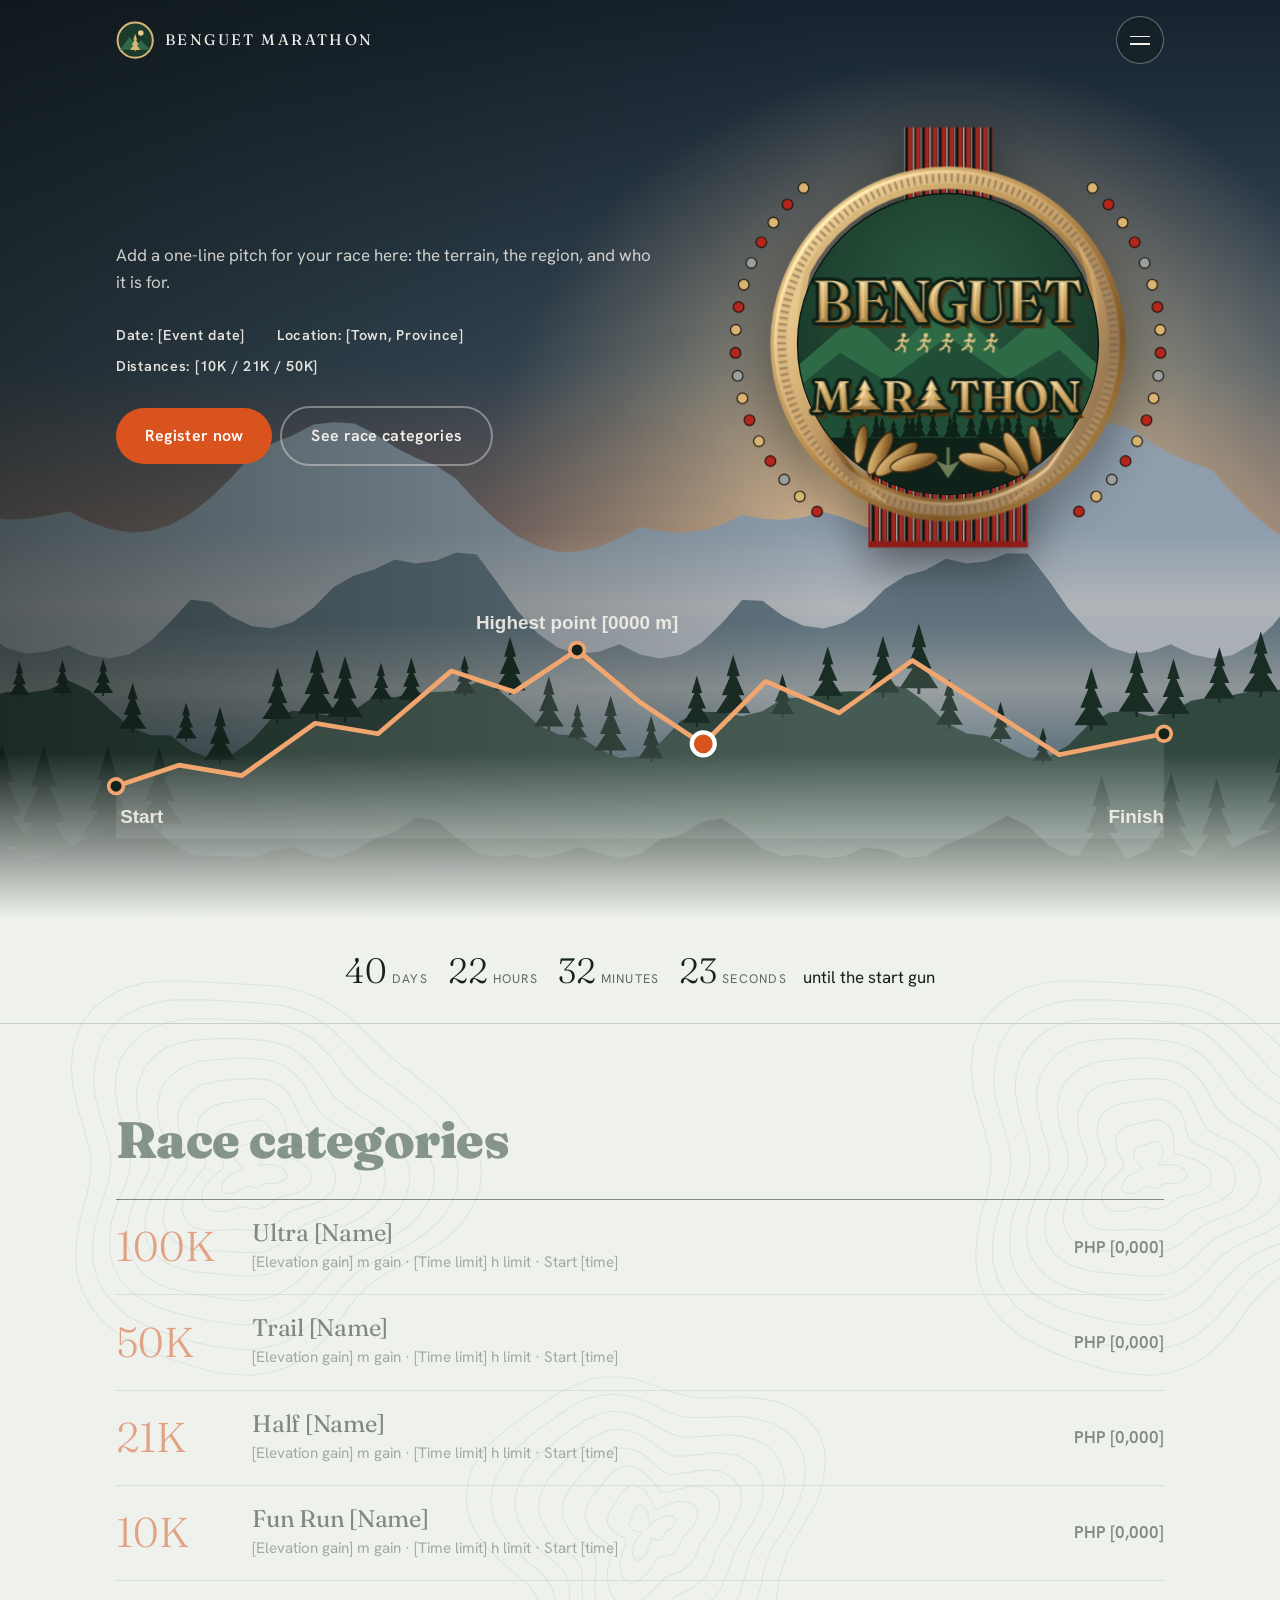
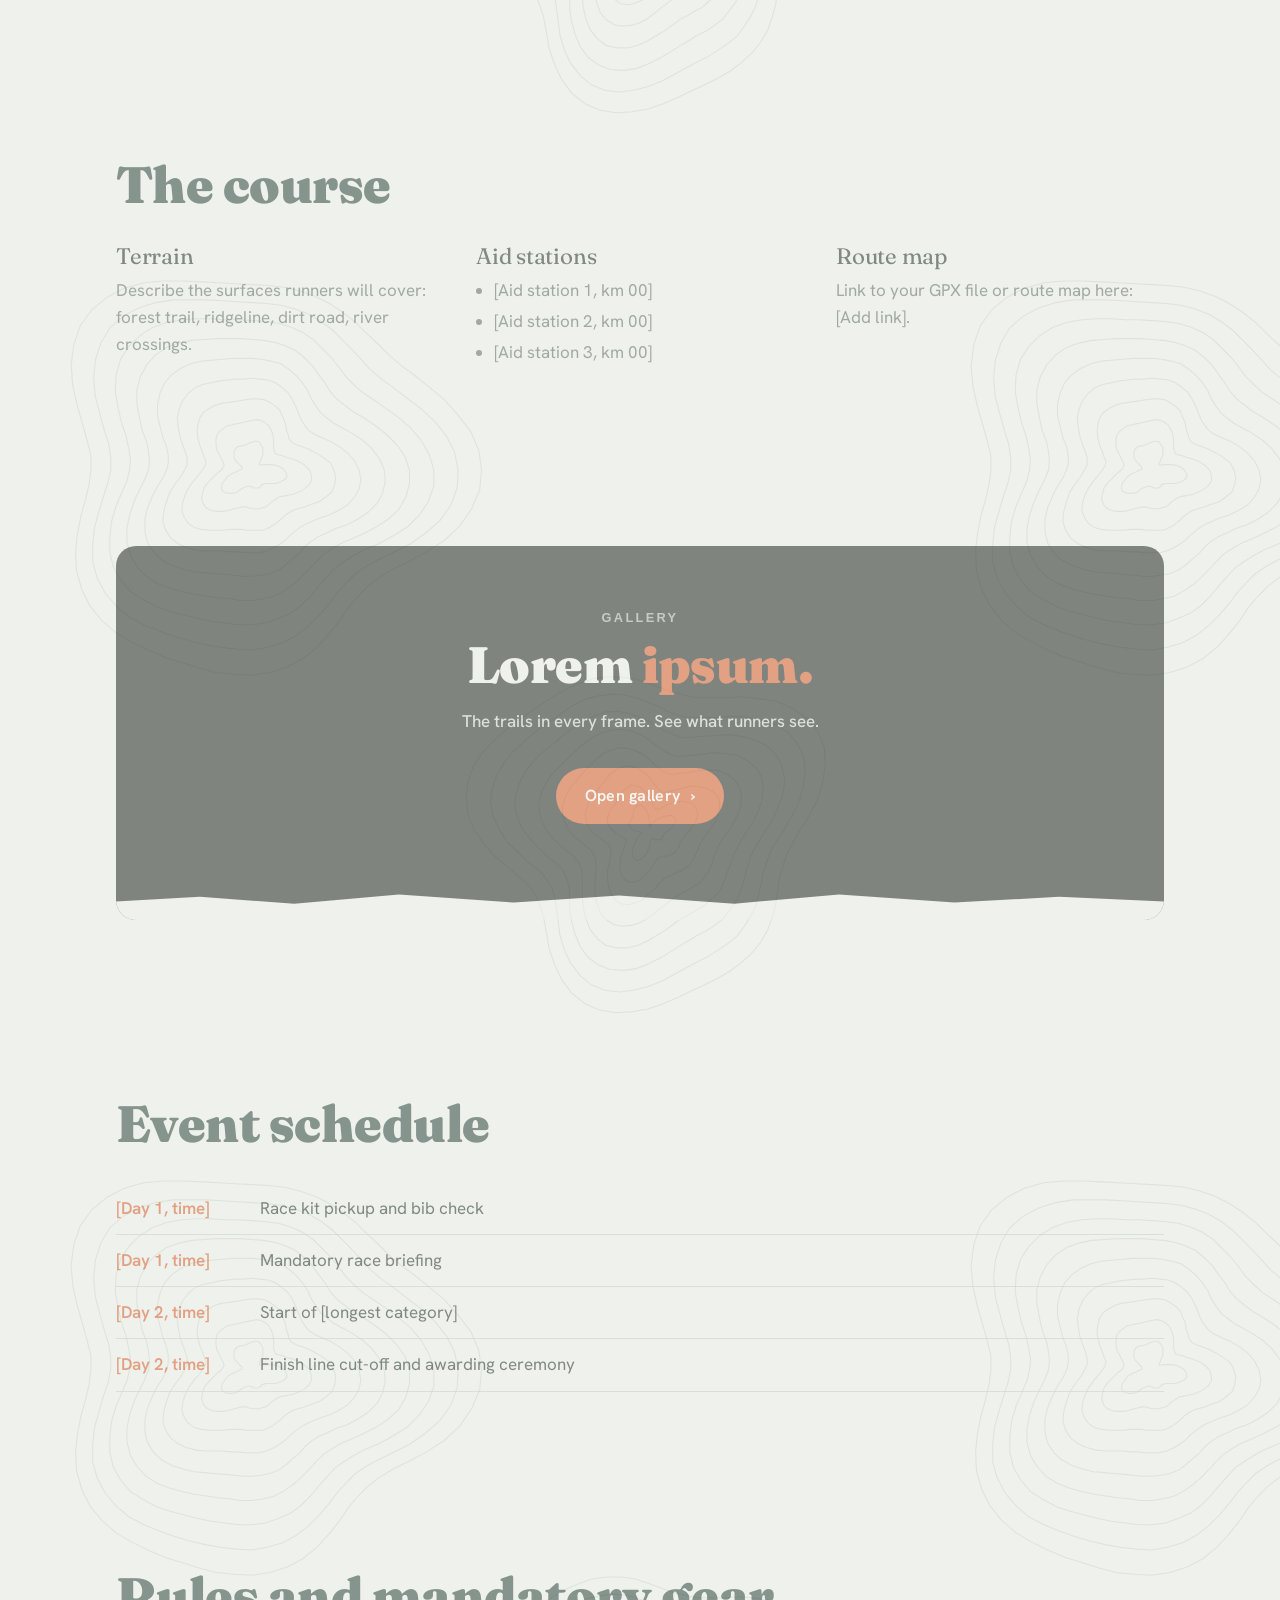
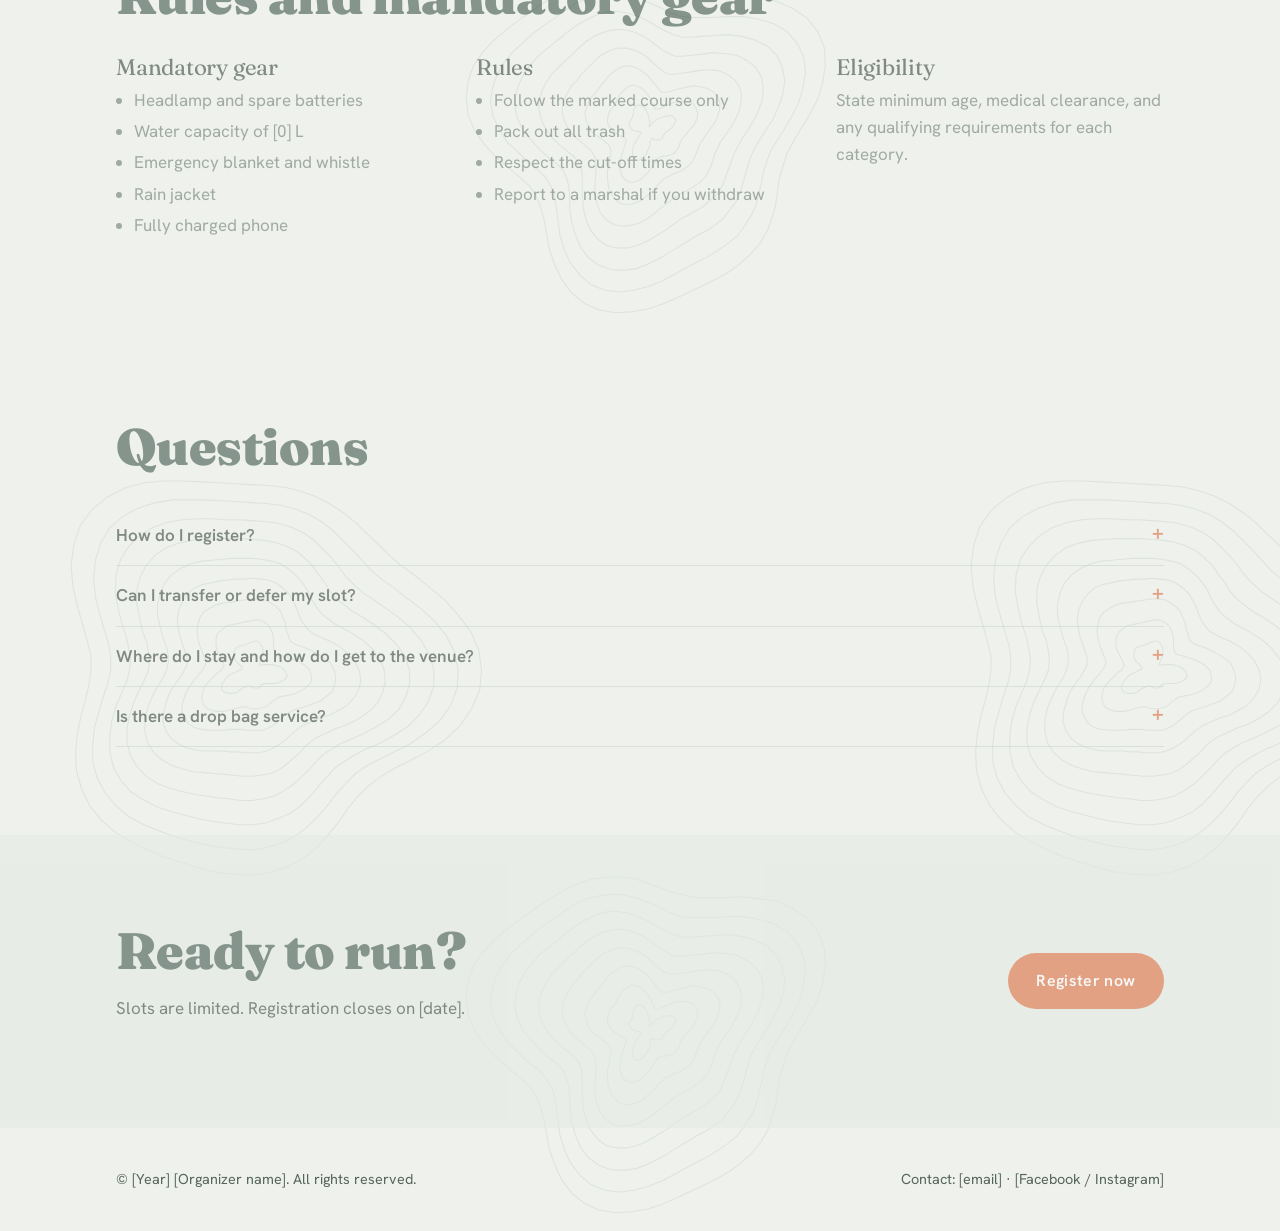
<file: Trail Race Event Website.html>
<!DOCTYPE html>
<html lang="en">
<head>
<meta charset="utf-8">
<meta name="viewport" content="width=device-width, initial-scale=1, viewport-fit=cover">
<title>Benguet Marathon</title>
<link rel="preconnect" href="https://fonts.googleapis.com">
<link rel="preconnect" href="https://fonts.gstatic.com" crossorigin>
<link href="https://fonts.googleapis.com/css2?family=Fraunces:wght@300;400;600&family=Hanken+Grotesk:wght@400;500;600&display=swap" rel="stylesheet">
<style>
:root{--bg:#EEF1EC;--ink:#16231D;--pine:#1F3A2E;--accent:#D9531E;--muted:#55645C;--line:#C6D0C8;--panel:#E3E9E3;--onaccent:#fff;
box-sizing:border-box;padding-top:env(safe-area-inset-top,0px);padding-bottom:env(safe-area-inset-bottom,0px)}
@media (prefers-color-scheme:dark){:root:not([data-theme="light"]){--bg:#0F1A15;--ink:#E6ECE7;--pine:#8DBFA3;--accent:#F07A43;--muted:#9AA9A1;--line:#263A30;--panel:#16251E;--onaccent:#1a0d06}}
:root[data-theme="dark"]{--bg:#0F1A15;--ink:#E6ECE7;--pine:#8DBFA3;--accent:#F07A43;--muted:#9AA9A1;--line:#263A30;--panel:#16251E;--onaccent:#1a0d06}
*,*::before,*::after{box-sizing:inherit}
html{scroll-padding-top:env(safe-area-inset-top,0px);scroll-behavior:smooth}
body{margin:0;background:var(--bg);color:var(--ink);font:400 1.0625rem/1.6 "Public Sans",system-ui,sans-serif}
h1,h2,h3{font-family:"Big Shoulders Display","Arial Narrow",Impact,sans-serif;line-height:.95;margin:0;letter-spacing:.01em}
a{color:inherit}
:focus-visible{outline:3px solid var(--accent);outline-offset:3px}
.wrap{max-width:68rem;margin:0 auto;padding:0 1.25rem}
nav{display:flex;justify-content:space-between;align-items:center;padding:1rem 0;gap:1rem;flex-wrap:wrap}
nav .logo{font-family:"Big Shoulders Display",Impact,sans-serif;font-weight:900;font-size:1.4rem;text-decoration:none}
nav ul{display:flex;gap:1.25rem;list-style:none;margin:0;padding:0;flex-wrap:wrap}
nav ul a{text-decoration:none;color:var(--muted);font-weight:500;font-size:.95rem}
nav ul a:hover{color:var(--ink)}
.hero{padding:3rem 0 0}
.hero h1{font-weight:900;font-size:clamp(3.5rem,13vw,9.5rem);color:var(--pine)}
.hero .sub{max-width:34rem;color:var(--muted);margin:1.25rem 0 1.75rem}
.facts{display:flex;flex-wrap:wrap;gap:.5rem 2rem;font-weight:600;margin-bottom:1.75rem}
.btn{display:inline-block;background:var(--accent);color:var(--onaccent);padding:.9rem 1.6rem;border-radius:.25rem;font-weight:600;text-decoration:none;border:0;font-size:1rem}
.btn.alt{background:transparent;color:var(--ink);border:2px solid var(--line);margin-left:.5rem}
.profile{margin-top:2.5rem;width:100%;height:auto;display:block;overflow:visible}
.profile .area{fill:var(--panel)}
.profile .ln{fill:none;stroke:var(--accent);stroke-width:3;stroke-linejoin:round;stroke-dasharray:2400;stroke-dashoffset:2400;animation:draw 2.6s ease-out forwards}
.profile text{fill:var(--muted);font:500 13px "Public Sans",sans-serif}
@keyframes draw{to{stroke-dashoffset:0}}
@media (prefers-reduced-motion:reduce){.profile .ln{animation:none;stroke-dashoffset:0}html{scroll-behavior:auto}}
.count{background:var(--pine);color:var(--bg);padding:1.25rem 0}
.count .wrap{display:flex;gap:2rem;flex-wrap:wrap;align-items:baseline;justify-content:space-between}
.count b{font-family:"Big Shoulders Display",Impact,sans-serif;font-size:2.4rem;font-weight:900;margin-right:.3rem}
.count span.u{margin-right:1.25rem;opacity:.85}
section{padding:4rem 0}
section h2{font-size:clamp(2.2rem,6vw,3.4rem);font-weight:900;color:var(--pine);margin-bottom:1.5rem}
.races{border-top:2px solid var(--ink)}
.race{display:grid;grid-template-columns:7rem 1fr auto;gap:1rem 1.5rem;align-items:center;padding:1.25rem 0;border-bottom:1px solid var(--line)}
.race .d{font-family:"Big Shoulders Display",Impact,sans-serif;font-weight:900;font-size:2.8rem;color:var(--accent);line-height:1}
.race h3{font-size:1.6rem;margin-bottom:.25rem}
.race p{margin:0;color:var(--muted);font-size:.95rem}
.race .price{font-weight:600;text-align:right}
.grid{display:grid;grid-template-columns:repeat(auto-fit,minmax(15rem,1fr));gap:2rem}
.grid h3{font-size:1.5rem;margin-bottom:.5rem}
.grid p,.grid li{color:var(--muted);margin:.25rem 0}
.grid ul{padding-left:1.1rem;margin:0}
.sched{width:100%;border-collapse:collapse;overflow-wrap:anywhere}
.sched td{padding:.75rem 0;border-bottom:1px solid var(--line);vertical-align:top}
.sched td:first-child{font-weight:600;width:9rem;color:var(--accent)}
.tbl{overflow-x:auto}
details{border-bottom:1px solid var(--line);padding:1rem 0}
summary{cursor:pointer;font-weight:600;list-style:none}
summary::-webkit-details-marker{display:none}
summary::after{content:"+";float:right;color:var(--accent);font-size:1.3rem;line-height:1}
details[open] summary::after{content:"–"}
details p{color:var(--muted);margin:.75rem 0 0;max-width:42rem}
.reg{background:var(--panel)}
.reg .wrap{display:flex;gap:2rem;justify-content:space-between;align-items:center;flex-wrap:wrap}
.reg h2{margin:0}
footer{padding:2.5rem 0;color:var(--muted);font-size:.9rem}
footer .wrap{display:flex;justify-content:space-between;gap:1rem;flex-wrap:wrap}
@media (max-width:40rem){.race{grid-template-columns:1fr}.race .price{text-align:left}.btn.alt{margin:.5rem 0 0}}

/* Mini animations */
.hero h1,.hero .sub,.hero .facts,.hero .btn{opacity:0;transform:translateY(14px);animation:up .7s cubic-bezier(.2,.7,.2,1) forwards}
.hero .sub{animation-delay:.12s}.hero .facts{animation-delay:.22s}.hero .btn{animation-delay:.32s}.hero .btn.alt{animation-delay:.4s}
@keyframes up{to{opacity:1;transform:none}}
#ring{transform-box:fill-box;transform-origin:center;animation:ping 1.8s ease-out 2.6s infinite}
@keyframes ping{0%{opacity:.8;transform:scale(1)}100%{opacity:0;transform:scale(3.2)}}
.btn{transition:transform .2s,box-shadow .2s,background .2s}
.btn:hover{transform:translateY(-3px);box-shadow:0 8px 18px rgba(0,0,0,.2)}
.btn:active{transform:translateY(0)}
.btn.alt:hover{border-color:var(--accent)}
nav ul a{position:relative}
nav ul a::after{content:"";position:absolute;left:0;bottom:-3px;height:2px;width:100%;background:var(--accent);transform:scaleX(0);transform-origin:left;transition:transform .25s}
nav ul a:hover::after,nav ul a:focus-visible::after{transform:scaleX(1)}
.count b{display:inline-block}
.count b.bump{animation:bump .5s ease}
@keyframes bump{0%{transform:translateY(-8px);opacity:.3}100%{transform:none;opacity:1}}
.rv{opacity:0;transform:translateY(18px);transition:opacity .6s ease,transform .6s cubic-bezier(.2,.7,.2,1);transition-delay:var(--d,0s)}
.rv.in{opacity:1;transform:none}
.race{transition:padding-left .25s,background .25s}
.race:hover{padding-left:.75rem;background:var(--panel)}
.race .d{transition:transform .25s}
.race:hover .d{transform:scale(1.06);transform-origin:left}
.grid>div{transition:transform .25s}
.grid>div:hover{transform:translateY(-4px)}
summary::after{transition:transform .25s}
details[open] summary::after{transform:rotate(180deg)}
details[open] p{animation:up .35s ease both}
@media (prefers-reduced-motion:reduce){
.hero h1,.hero .sub,.hero .facts,.hero .btn,.rv{opacity:1;transform:none;animation:none;transition:none}
#ring{animation:none}.count b.bump,details[open] p{animation:none}.btn:hover,.race:hover,.grid>div:hover{transform:none}}

/* Section focus */
.bar{position:sticky;top:env(safe-area-inset-top,0px);z-index:10;background:var(--bg);border-bottom:1px solid transparent;transition:border-color .3s}
.bar.stuck{border-bottom-color:var(--line)}
html{scroll-padding-top:calc(env(safe-area-inset-top,0px) + 4.5rem)}
nav ul a[aria-current="true"]{color:var(--ink)}
nav ul a[aria-current="true"]::after{transform:scaleX(1)}
body.spot .hero,body.spot main>section{transition:opacity .5s ease}
body.spot .hero:not(.focus),body.spot main>section:not(.focus){opacity:.38}
body.spot .hero:hover,body.spot main>section:hover,body.spot .hero:focus-within,body.spot main>section:focus-within{opacity:1}
main>section{position:relative}
main>section::before{content:"";position:absolute;left:0;top:4rem;bottom:4rem;width:4px;background:var(--accent);transform:scaleY(0);transform-origin:top;transition:transform .5s ease}
main>section.focus::before{transform:scaleY(1)}
@media (max-width:40rem){main>section::before{display:none}}
@media (prefers-reduced-motion:reduce){body.spot .hero,body.spot main>section,main>section::before{transition:none}}

/* Gallery teaser + page */
.eyebrow{font:600 .8rem "Public Sans",sans-serif;letter-spacing:.18em;text-transform:uppercase;margin:0 0 .75rem}
.gt{position:relative;background:#141A15;color:#EEF1EC;border-radius:1.25rem;padding:4rem 1.5rem 6rem;text-align:center;overflow:hidden}
.gt .eyebrow{color:#9AA9A1}
.gt h2{color:#EEF1EC;margin-bottom:1rem}
.gt h2 em,.gp-head h1 em{font-style:normal;color:var(--accent)}
.gsub{max-width:30rem;margin:0 auto 2rem;color:#C9D3CC;font-weight:500}
.gbtn{border-radius:999px;padding:1rem 2rem;position:relative;z-index:1}
.gbtn span{display:inline-block;margin-left:.4rem;transition:transform .2s}
.gbtn:hover span{transform:translateX(5px)}
.gt .wave{position:absolute;left:0;bottom:-1px;width:100%;height:2.2rem;display:block}
.gp-head{padding:3rem 1.25rem 2rem;text-align:center}
.gp-head h1{font-weight:900;font-size:clamp(3rem,10vw,6.5rem);color:var(--pine)}
.gp-head .eyebrow{color:var(--muted)}
.gsub2{color:var(--muted);max-width:34rem;margin:1rem auto 0}
.back{display:inline-block;margin-bottom:2rem;color:var(--muted);text-decoration:none;font-weight:600}
.back:hover{color:var(--accent)}
.masonry{columns:4 16rem;column-gap:1rem;padding-bottom:1.5rem}
.ph{position:relative;margin:0 0 1rem;break-inside:avoid;border-radius:.9rem;overflow:hidden;cursor:zoom-in;border:0;padding:0;display:block;width:100%;aspect-ratio:var(--r);background-repeat:no-repeat;background-position:bottom,bottom,center;background-size:100% 42%,100% 26%,cover;transition:transform .3s,box-shadow .3s}
.ph:hover{transform:translateY(-4px) scale(1.01);box-shadow:0 12px 24px rgba(0,0,0,.25)}
.ph span{position:absolute;left:.75rem;bottom:.6rem;font:600 .72rem "Public Sans",sans-serif;color:#fff;opacity:.85;text-shadow:0 1px 3px rgba(0,0,0,.5)}
.note{text-align:center;color:var(--muted);font-size:.9rem;padding-bottom:3rem}
.view-gallery .ph{animation:up .6s cubic-bezier(.2,.7,.2,1) both;animation-delay:calc(var(--i)*60ms)}
dialog#lb{border:0;border-radius:1rem;padding:0;background:transparent;max-width:100vw;max-height:100vh;overflow:visible}
dialog#lb::backdrop{background:rgba(8,14,11,.85)}
#lbc .ph{cursor:default;margin:0;width:min(88vw,calc(78vh*var(--rn)));animation:up .3s ease both}
#lbc .ph:hover{transform:none;box-shadow:none}
dialog .x{position:absolute;top:-2.6rem;right:0;background:none;border:0;color:#fff;font-size:2rem;line-height:1;cursor:pointer}
@media (prefers-reduced-motion:reduce){.view-gallery .ph,#lbc .ph{animation:none}.ph:hover{transform:none}.gbtn:hover span{transform:none}}

/* Premium refresh */
:root{--topo:url("data:image/svg+xml,%3Csvg%20xmlns%3D%22http%3A//www.w3.org/2000/svg%22%20viewBox%3D%220%200%201000%201000%22%3E%3Cg%20fill%3D%22none%22%20stroke%3D%22%231F3A2E%22%20stroke-opacity%3D%22.08%22%20stroke-width%3D%221.2%22%3E%3Cpath%20d%3D%22M316%20300%20L318%20303%20L319%20307%20L317%20310%20L314%20312%20L310%20314%20L306%20315%20L301%20315%20L298%20315%20L295%20315%20L293%20316%20L291%20316%20L290%20318%20L289%20319%20L287%20320%20L285%20320%20L284%20320%20L282%20320%20L280%20319%20L278%20318%20L277%20318%20L275%20318%20L273%20319%20L270%20320%20L267%20322%20L263%20325%20L258%20326%20L254%20326%20L250%20325%20L247%20323%20L246%20320%20L247%20315%20L250%20311%20L253%20307%20L258%20304%20L263%20302%20L266%20300%20L269%20299%20L269%20298%20L269%20297%20L267%20295%20L265%20293%20L262%20290%20L260%20286%20L260%20283%20L260%20280%20L261%20277%20L263%20275%20L265%20274%20L268%20273%20L270%20273%20L273%20272%20L275%20271%20L277%20270%20L280%20269%20L283%20268%20L286%20268%20L288%20269%20L290%20272%20L292%20275%20L292%20279%20L292%20284%20L290%20288%20L289%20291%20L288%20293%20L288%20294%20L289%20295%20L292%20294%20L297%20294%20L302%20294%20L307%20295%20L312%20297Z%22/%3E%3Cpath%20d%3D%22M344%20300%20L346%20306%20L346%20312%20L343%20317%20L338%20321%20L333%20324%20L326%20327%20L320%20328%20L315%20329%20L310%20330%20L307%20332%20L304%20334%20L301%20336%20L298%20339%20L295%20341%20L291%20342%20L288%20343%20L284%20343%20L280%20343%20L276%20342%20L273%20341%20L269%20341%20L265%20342%20L260%20343%20L254%20345%20L248%20346%20L241%20346%20L235%20345%20L229%20342%20L226%20338%20L224%20332%20L225%20326%20L227%20319%20L232%20313%20L237%20308%20L242%20303%20L246%20300%20L248%20297%20L249%20295%20L248%20291%20L246%20288%20L244%20283%20L241%20278%20L240%20272%20L240%20266%20L241%20261%20L244%20257%20L248%20254%20L252%20251%20L257%20250%20L261%20249%20L266%20248%20L271%20247%20L275%20246%20L280%20245%20L285%20244%20L290%20245%20L294%20247%20L298%20250%20L301%20255%20L303%20260%20L304%20266%20L304%20271%20L304%20276%20L305%20279%20L306%20282%20L309%20283%20L313%20284%20L319%20286%20L326%20288%20L333%20291%20L339%20295Z%22/%3E%3Cpath%20d%3D%22M371%20300%20L373%20308%20L372%20316%20L369%20324%20L362%20330%20L355%20335%20L346%20338%20L338%20341%20L331%20343%20L325%20345%20L320%20348%20L316%20351%20L312%20355%20L307%20359%20L303%20362%20L297%20365%20L292%20367%20L286%20367%20L280%20367%20L274%20367%20L268%20366%20L262%20366%20L256%20366%20L249%20367%20L241%20367%20L233%20367%20L224%20366%20L216%20364%20L209%20359%20L205%20353%20L202%20345%20L203%20336%20L206%20327%20L210%20319%20L216%20311%20L221%20305%20L225%20300%20L228%20295%20L229%20291%20L227%20286%20L225%20280%20L222%20273%20L220%20265%20L219%20257%20L220%20249%20L222%20242%20L226%20236%20L232%20232%20L239%20228%20L246%20226%20L253%20225%20L260%20224%20L266%20223%20L273%20222%20L280%20221%20L287%20221%20L294%20222%20L300%20225%20L306%20229%20L311%20234%20L314%20241%20L317%20248%20L318%20255%20L320%20260%20L321%20265%20L324%20269%20L329%20272%20L335%20274%20L343%20277%20L351%20281%20L359%20286%20L367%20292Z%22/%3E%3Cpath%20d%3D%22M399%20300%20L401%20311%20L399%20321%20L394%20330%20L386%20339%20L376%20345%20L366%20350%20L356%20353%20L347%20357%20L340%20360%20L333%20364%20L328%20368%20L322%20373%20L317%20378%20L310%20383%20L303%20387%20L296%20390%20L288%20392%20L280%20392%20L272%20392%20L264%20391%20L256%20391%20L247%20390%20L238%20390%20L228%20390%20L218%20389%20L207%20386%20L198%20382%20L190%20376%20L184%20367%20L181%20357%20L182%20346%20L185%20335%20L189%20324%20L195%20315%20L201%20307%20L205%20300%20L208%20294%20L208%20287%20L206%20280%20L203%20272%20L200%20263%20L198%20253%20L197%20242%20L199%20232%20L203%20223%20L209%20215%20L216%20209%20L225%20205%20L235%20203%20L244%20201%20L253%20200%20L262%20199%20L271%20199%20L280%20198%20L289%20199%20L298%20200%20L306%20203%20L313%20208%20L320%20214%20L325%20222%20L329%20230%20L332%20238%20L335%20245%20L339%20251%20L343%20256%20L349%20260%20L357%20264%20L367%20268%20L377%20274%20L386%20281%20L394%20290Z%22/%3E%3Cpath%20d%3D%22M427%20300%20L428%20313%20L425%20326%20L419%20337%20L409%20347%20L397%20355%20L385%20361%20L373%20365%20L363%20370%20L354%20374%20L346%20379%20L339%20385%20L333%20392%20L326%20398%20L318%20405%20L310%20411%20L300%20415%20L290%20417%20L280%20418%20L270%20418%20L259%20417%20L249%20416%20L238%20415%20L227%20414%20L215%20413%20L203%20410%20L191%20406%20L180%20400%20L171%20392%20L164%20381%20L161%20369%20L161%20355%20L164%20342%20L169%20330%20L175%20318%20L181%20309%20L185%20300%20L187%20292%20L187%20284%20L185%20274%20L181%20264%20L178%20252%20L175%20240%20L175%20227%20L178%20214%20L183%20203%20L191%20194%20L201%20187%20L212%20182%20L224%20179%20L235%20178%20L247%20177%20L258%20176%20L269%20176%20L280%20176%20L291%20177%20L301%20179%20L312%20182%20L321%20188%20L329%20195%20L336%20203%20L342%20212%20L346%20221%20L351%20229%20L356%20236%20L363%20242%20L371%20248%20L380%20253%20L391%20259%20L403%20267%20L413%20276%20L422%20288Z%22/%3E%3Cpath%20d%3D%22M455%20300%20L455%20315%20L451%20330%20L443%20344%20L431%20355%20L417%20364%20L403%20371%20L390%20377%20L378%20382%20L368%20388%20L359%20394%20L351%20402%20L344%20410%20L335%20419%20L326%20427%20L316%20434%20L305%20440%20L293%20443%20L280%20445%20L267%20445%20L255%20443%20L242%20442%20L229%20440%20L216%20438%20L202%20435%20L188%20431%20L175%20426%20L162%20418%20L152%20407%20L145%20395%20L141%20380%20L141%20365%20L144%20350%20L149%20335%20L155%20322%20L161%20310%20L165%20300%20L166%20290%20L165%20280%20L163%20269%20L158%20256%20L155%20242%20L152%20226%20L152%20211%20L156%20196%20L163%20183%20L173%20172%20L185%20164%20L199%20159%20L213%20156%20L227%20155%20L241%20154%20L254%20154%20L267%20154%20L280%20155%20L293%20156%20L305%20158%20L317%20162%20L328%20167%20L338%20175%20L347%20184%20L354%20194%20L361%20203%20L367%20213%20L374%20221%20L383%20228%20L392%20235%20L404%20242%20L416%20250%20L429%20260%20L441%20272%20L450%20285Z%22/%3E%3Cpath%20d%3D%22M482%20300%20L482%20318%20L476%20335%20L466%20350%20L453%20363%20L437%20373%20L421%20382%20L406%20388%20L393%20395%20L382%20402%20L372%20409%20L363%20419%20L354%20429%20L345%20440%20L335%20450%20L323%20459%20L309%20465%20L295%20470%20L280%20472%20L265%20472%20L250%20470%20L235%20468%20L220%20465%20L205%20461%20L189%20457%20L174%20452%20L159%20444%20L145%20435%20L134%20422%20L126%20408%20L122%20391%20L122%20374%20L124%20357%20L129%20340%20L135%20326%20L141%20312%20L144%20300%20L145%20288%20L143%20276%20L140%20262%20L135%20247%20L131%20230%20L128%20213%20L129%20194%20L134%20177%20L143%20163%20L155%20151%20L169%20142%20L185%20136%20L202%20133%20L219%20132%20L235%20132%20L250%20133%20L265%20133%20L280%20134%20L294%20135%20L309%20137%20L323%20141%20L336%20147%20L348%20155%20L358%20165%20L368%20175%20L376%20185%20L384%20196%20L393%20205%20L403%20214%20L415%20222%20L428%20231%20L442%20241%20L456%20253%20L468%20267%20L477%20283Z%22/%3E%3Cpath%20d%3D%22M509%20300%20L508%20320%20L501%20339%20L489%20356%20L473%20370%20L456%20382%20L438%20391%20L422%20399%20L407%20407%20L395%20415%20L385%20425%20L375%20436%20L366%20448%20L355%20461%20L343%20473%20L329%20484%20L314%20492%20L297%20497%20L280%20500%20L263%20499%20L245%20497%20L228%20494%20L211%20490%20L194%20485%20L177%20479%20L160%20472%20L143%20463%20L129%20451%20L117%20437%20L108%20420%20L103%20402%20L103%20383%20L105%20364%20L110%20346%20L115%20329%20L120%20314%20L123%20300%20L123%20286%20L121%20272%20L116%20256%20L111%20238%20L106%20219%20L104%20198%20L106%20178%20L112%20159%20L122%20142%20L137%20129%20L154%20120%20L173%20114%20L192%20111%20L211%20111%20L229%20111%20L247%20112%20L264%20113%20L280%20114%20L296%20115%20L312%20117%20L328%20121%20L343%20127%20L357%20135%20L370%20145%20L381%20156%20L392%20167%20L402%20178%20L412%20189%20L424%20199%20L438%20209%20L452%20220%20L468%20232%20L483%20246%20L496%20262%20L505%20280Z%22/%3E%3Cpath%20d%3D%22M535%20300%20L533%20322%20L524%20343%20L511%20362%20L494%20378%20L474%20391%20L455%20401%20L437%20410%20L422%20419%20L409%20429%20L398%20440%20L387%20453%20L377%20468%20L365%20483%20L352%20497%20L336%20510%20L319%20519%20L300%20525%20L280%20528%20L260%20527%20L240%20525%20L221%20520%20L202%20514%20L183%20508%20L164%20500%20L146%20491%20L129%20481%20L113%20467%20L100%20451%20L91%20433%20L85%20412%20L84%20391%20L86%20371%20L90%20351%20L95%20333%20L99%20316%20L101%20300%20L101%20284%20L97%20268%20L92%20250%20L86%20229%20L81%20207%20L79%20184%20L82%20161%20L89%20140%20L102%20122%20L119%20108%20L138%2098%20L160%2092%20L182%2090%20L203%2090%20L224%2091%20L243%2092%20L262%2093%20L280%2094%20L298%2095%20L316%2097%20L333%20101%20L350%20107%20L366%20115%20L381%20125%20L395%20136%20L407%20148%20L420%20160%20L432%20172%20L446%20184%20L461%20195%20L477%20208%20L494%20222%20L509%20239%20L523%20257%20L532%20278Z%22/%3E%3Cpath%20d%3D%22M743%20700%20L741%20702%20L739%20703%20L738%20705%20L737%20706%20L736%20708%20L736%20709%20L735%20710%20L733%20711%20L731%20711%20L729%20711%20L727%20711%20L726%20710%20L724%20709%20L724%20710%20L723%20711%20L722%20714%20L722%20718%20L720%20722%20L718%20727%20L715%20730%20L711%20733%20L708%20734%20L705%20732%20L703%20729%20L703%20725%20L703%20720%20L705%20715%20L708%20710%20L710%20707%20L712%20704%20L713%20703%20L713%20703%20L711%20702%20L709%20702%20L706%20701%20L703%20700%20L701%20698%20L700%20696%20L699%20694%20L699%20692%20L700%20691%20L701%20689%20L702%20687%20L703%20685%20L703%20683%20L704%20681%20L704%20678%20L706%20675%20L707%20673%20L710%20672%20L713%20673%20L716%20675%20L718%20678%20L720%20682%20L721%20687%20L722%20691%20L722%20694%20L721%20696%20L722%20696%20L723%20695%20L725%20692%20L729%20689%20L733%20687%20L738%20685%20L743%20684%20L747%20684%20L749%20686%20L751%20689%20L750%20692%20L748%20695%20L746%20698Z%22/%3E%3Cpath%20d%3D%22M766%20700%20L763%20704%20L760%20707%20L758%20710%20L756%20713%20L755%20716%20L754%20720%20L752%20722%20L750%20725%20L747%20727%20L743%20728%20L740%20729%20L737%20729%20L734%20730%20L731%20731%20L729%20734%20L727%20737%20L724%20742%20L720%20747%20L715%20752%20L710%20756%20L704%20758%20L699%20758%20L694%20755%20L691%20751%20L689%20744%20L689%20737%20L690%20730%20L692%20724%20L694%20718%20L695%20714%20L696%20711%20L694%20709%20L692%20708%20L688%20706%20L684%20703%20L680%20700%20L677%20696%20L675%20692%20L675%20688%20L676%20684%20L677%20680%20L679%20677%20L682%20673%20L684%20670%20L686%20666%20L688%20662%20L691%20658%20L694%20655%20L698%20652%20L702%20650%20L707%20651%20L712%20653%20L716%20656%20L720%20661%20L723%20666%20L725%20671%20L727%20675%20L728%20677%20L731%20677%20L734%20676%20L738%20674%20L744%20671%20L751%20669%20L758%20668%20L764%20669%20L770%20671%20L773%20675%20L775%20680%20L775%20685%20L773%20691%20L770%20696Z%22/%3E%3Cpath%20d%3D%22M788%20700%20L784%20706%20L781%20711%20L778%20715%20L776%20720%20L774%20725%20L772%20730%20L769%20735%20L766%20739%20L762%20742%20L758%20745%20L753%20747%20L748%20749%20L744%20751%20L739%20753%20L735%20757%20L731%20761%20L726%20767%20L720%20772%20L713%20778%20L706%20781%20L698%20783%20L690%20782%20L684%20778%20L679%20771%20L676%20763%20L675%20754%20L675%20745%20L677%20736%20L678%20729%20L679%20724%20L678%20720%20L676%20716%20L672%20713%20L667%20709%20L661%20705%20L656%20700%20L653%20694%20L651%20688%20L650%20681%20L652%20675%20L654%20669%20L657%20664%20L661%20659%20L665%20654%20L669%20649%20L673%20644%20L677%20639%20L682%20635%20L688%20631%20L694%20629%20L701%20629%20L708%20631%20L714%20635%20L720%20640%20L725%20646%20L729%20651%20L732%20655%20L735%20658%20L740%20658%20L745%20657%20L752%20655%20L760%20653%20L769%20651%20L778%20652%20L786%20654%20L793%20658%20L798%20664%20L800%20671%20L799%20679%20L797%20686%20L793%20694Z%22/%3E%3Cpath%20d%3D%22M810%20700%20L805%20707%20L800%20714%20L797%20721%20L794%20727%20L792%20734%20L790%20740%20L787%20747%20L783%20753%20L778%20758%20L772%20762%20L766%20766%20L760%20769%20L754%20772%20L748%20776%20L742%20781%20L735%20786%20L728%20792%20L720%20798%20L711%20803%20L701%20806%20L691%20807%20L682%20805%20L674%20800%20L667%20792%20L663%20781%20L661%20770%20L661%20759%20L662%20749%20L662%20740%20L662%20733%20L660%20728%20L657%20723%20L651%20718%20L645%20713%20L638%20707%20L632%20700%20L628%20692%20L625%20683%20L625%20675%20L627%20666%20L631%20658%20L635%20651%20L641%20645%20L646%20638%20L652%20632%20L658%20626%20L664%20620%20L671%20615%20L679%20611%20L687%20609%20L696%20609%20L704%20611%20L713%20615%20L720%20620%20L726%20626%20L732%20631%20L737%20635%20L743%20638%20L749%20638%20L756%20637%20L765%20636%20L776%20634%20L787%20633%20L798%20634%20L808%20638%20L816%20644%20L822%20653%20L824%20662%20L823%20672%20L820%20682%20L815%20692Z%22/%3E%3Cpath%20d%3D%22M831%20700%20L825%20709%20L820%20718%20L816%20726%20L813%20734%20L810%20742%20L807%20750%20L804%20759%20L800%20767%20L794%20774%20L787%20780%20L780%20786%20L772%20790%20L764%20795%20L756%20799%20L748%20805%20L740%20811%20L730%20817%20L720%20823%20L709%20828%20L697%20831%20L685%20831%20L673%20828%20L664%20821%20L656%20811%20L651%20799%20L648%20786%20L647%20773%20L647%20761%20L647%20751%20L646%20743%20L643%20736%20L638%20730%20L631%20724%20L622%20717%20L614%20709%20L607%20700%20L602%20690%20L599%20679%20L599%20668%20L602%20657%20L607%20647%20L613%20638%20L621%20630%20L628%20623%20L636%20616%20L643%20609%20L651%20602%20L660%20596%20L669%20592%20L680%20589%20L690%20588%20L701%20590%20L711%20594%20L720%20599%20L728%20605%20L736%20611%20L743%20615%20L750%20618%20L758%20618%20L768%20617%20L779%20616%20L792%20614%20L805%20615%20L819%20617%20L830%20623%20L840%20631%20L846%20641%20L848%20653%20L847%20666%20L843%20678%20L837%20690Z%22/%3E%3Cpath%20d%3D%22M851%20700%20L844%20711%20L838%20721%20L834%20730%20L831%20740%20L828%20750%20L825%20761%20L822%20771%20L817%20781%20L810%20790%20L803%20799%20L794%20806%20L785%20812%20L775%20817%20L765%20823%20L755%20829%20L744%20836%20L732%20843%20L720%20849%20L707%20854%20L693%20856%20L678%20855%20L665%20850%20L654%20842%20L645%20830%20L639%20816%20L635%20801%20L633%20787%20L633%20773%20L632%20762%20L629%20752%20L625%20744%20L618%20737%20L609%20730%20L599%20721%20L590%20711%20L581%20700%20L575%20687%20L572%20674%20L573%20661%20L577%20648%20L583%20636%20L591%20626%20L600%20616%20L610%20608%20L620%20600%20L629%20592%20L639%20585%20L650%20578%20L661%20573%20L672%20569%20L685%20568%20L697%20570%20L709%20574%20L720%20579%20L730%20585%20L739%20590%20L748%20594%20L758%20597%20L768%20597%20L780%20596%20L794%20595%20L809%20594%20L824%20596%20L839%20600%20L853%20607%20L863%20617%20L869%20630%20L872%20645%20L870%20660%20L865%20674%20L859%20688Z%22/%3E%3Cpath%20d%3D%22M871%20700%20L863%20712%20L856%20724%20L852%20735%20L848%20747%20L846%20759%20L843%20771%20L840%20784%20L834%20796%20L827%20807%20L819%20818%20L809%20826%20L797%20834%20L786%20841%20L774%20847%20L761%20854%20L748%20861%20L735%20868%20L720%20874%20L704%20878%20L688%20880%20L672%20878%20L657%20872%20L645%20862%20L634%20848%20L627%20833%20L622%20816%20L620%20800%20L618%20785%20L616%20773%20L612%20762%20L606%20753%20L598%20744%20L587%20736%20L576%20725%20L564%20714%20L555%20700%20L548%20685%20L545%20669%20L547%20654%20L552%20639%20L560%20625%20L570%20613%20L581%20603%20L592%20593%20L604%20584%20L616%20576%20L627%20568%20L639%20560%20L652%20554%20L666%20551%20L680%20549%20L694%20550%20L707%20553%20L720%20558%20L732%20563%20L743%20569%20L754%20573%20L766%20575%20L778%20575%20L792%20575%20L808%20574%20L826%20574%20L843%20577%20L860%20582%20L875%20591%20L886%20604%20L893%20619%20L895%20636%20L892%20654%20L887%20671%20L879%20686Z%22/%3E%3Cpath%20d%3D%22M889%20700%20L881%20714%20L874%20727%20L870%20740%20L866%20753%20L864%20767%20L862%20782%20L858%20797%20L853%20811%20L845%20825%20L835%20837%20L823%20848%20L811%20857%20L797%20865%20L783%20872%20L768%20879%20L753%20886%20L737%20893%20L720%20899%20L702%20902%20L684%20903%20L666%20900%20L650%20893%20L635%20881%20L624%20866%20L616%20849%20L610%20831%20L607%20813%20L604%20797%20L600%20784%20L595%20772%20L588%20762%20L577%20752%20L565%20742%20L551%20730%20L538%20716%20L527%20700%20L520%20683%20L518%20664%20L520%20646%20L526%20629%20L536%20614%20L548%20601%20L562%20589%20L575%20579%20L589%20569%20L602%20560%20L616%20551%20L630%20543%20L644%20537%20L659%20532%20L674%20530%20L690%20530%20L705%20532%20L720%20537%20L734%20542%20L747%20547%20L760%20550%20L774%20553%20L788%20553%20L805%20553%20L823%20552%20L843%20554%20L863%20557%20L881%20565%20L897%20576%20L909%20591%20L916%20609%20L917%20628%20L914%20648%20L908%20667%20L899%20684Z%22/%3E%3C/g%3E%3C/svg%3E")}
@media (prefers-color-scheme:dark){:root:not([data-theme="light"]){--topo:url("data:image/svg+xml,%3Csvg%20xmlns%3D%22http%3A//www.w3.org/2000/svg%22%20viewBox%3D%220%200%201000%201000%22%3E%3Cg%20fill%3D%22none%22%20stroke%3D%22%238DBFA3%22%20stroke-opacity%3D%22.08%22%20stroke-width%3D%221.2%22%3E%3Cpath%20d%3D%22M316%20300%20L318%20303%20L319%20307%20L317%20310%20L314%20312%20L310%20314%20L306%20315%20L301%20315%20L298%20315%20L295%20315%20L293%20316%20L291%20316%20L290%20318%20L289%20319%20L287%20320%20L285%20320%20L284%20320%20L282%20320%20L280%20319%20L278%20318%20L277%20318%20L275%20318%20L273%20319%20L270%20320%20L267%20322%20L263%20325%20L258%20326%20L254%20326%20L250%20325%20L247%20323%20L246%20320%20L247%20315%20L250%20311%20L253%20307%20L258%20304%20L263%20302%20L266%20300%20L269%20299%20L269%20298%20L269%20297%20L267%20295%20L265%20293%20L262%20290%20L260%20286%20L260%20283%20L260%20280%20L261%20277%20L263%20275%20L265%20274%20L268%20273%20L270%20273%20L273%20272%20L275%20271%20L277%20270%20L280%20269%20L283%20268%20L286%20268%20L288%20269%20L290%20272%20L292%20275%20L292%20279%20L292%20284%20L290%20288%20L289%20291%20L288%20293%20L288%20294%20L289%20295%20L292%20294%20L297%20294%20L302%20294%20L307%20295%20L312%20297Z%22/%3E%3Cpath%20d%3D%22M344%20300%20L346%20306%20L346%20312%20L343%20317%20L338%20321%20L333%20324%20L326%20327%20L320%20328%20L315%20329%20L310%20330%20L307%20332%20L304%20334%20L301%20336%20L298%20339%20L295%20341%20L291%20342%20L288%20343%20L284%20343%20L280%20343%20L276%20342%20L273%20341%20L269%20341%20L265%20342%20L260%20343%20L254%20345%20L248%20346%20L241%20346%20L235%20345%20L229%20342%20L226%20338%20L224%20332%20L225%20326%20L227%20319%20L232%20313%20L237%20308%20L242%20303%20L246%20300%20L248%20297%20L249%20295%20L248%20291%20L246%20288%20L244%20283%20L241%20278%20L240%20272%20L240%20266%20L241%20261%20L244%20257%20L248%20254%20L252%20251%20L257%20250%20L261%20249%20L266%20248%20L271%20247%20L275%20246%20L280%20245%20L285%20244%20L290%20245%20L294%20247%20L298%20250%20L301%20255%20L303%20260%20L304%20266%20L304%20271%20L304%20276%20L305%20279%20L306%20282%20L309%20283%20L313%20284%20L319%20286%20L326%20288%20L333%20291%20L339%20295Z%22/%3E%3Cpath%20d%3D%22M371%20300%20L373%20308%20L372%20316%20L369%20324%20L362%20330%20L355%20335%20L346%20338%20L338%20341%20L331%20343%20L325%20345%20L320%20348%20L316%20351%20L312%20355%20L307%20359%20L303%20362%20L297%20365%20L292%20367%20L286%20367%20L280%20367%20L274%20367%20L268%20366%20L262%20366%20L256%20366%20L249%20367%20L241%20367%20L233%20367%20L224%20366%20L216%20364%20L209%20359%20L205%20353%20L202%20345%20L203%20336%20L206%20327%20L210%20319%20L216%20311%20L221%20305%20L225%20300%20L228%20295%20L229%20291%20L227%20286%20L225%20280%20L222%20273%20L220%20265%20L219%20257%20L220%20249%20L222%20242%20L226%20236%20L232%20232%20L239%20228%20L246%20226%20L253%20225%20L260%20224%20L266%20223%20L273%20222%20L280%20221%20L287%20221%20L294%20222%20L300%20225%20L306%20229%20L311%20234%20L314%20241%20L317%20248%20L318%20255%20L320%20260%20L321%20265%20L324%20269%20L329%20272%20L335%20274%20L343%20277%20L351%20281%20L359%20286%20L367%20292Z%22/%3E%3Cpath%20d%3D%22M399%20300%20L401%20311%20L399%20321%20L394%20330%20L386%20339%20L376%20345%20L366%20350%20L356%20353%20L347%20357%20L340%20360%20L333%20364%20L328%20368%20L322%20373%20L317%20378%20L310%20383%20L303%20387%20L296%20390%20L288%20392%20L280%20392%20L272%20392%20L264%20391%20L256%20391%20L247%20390%20L238%20390%20L228%20390%20L218%20389%20L207%20386%20L198%20382%20L190%20376%20L184%20367%20L181%20357%20L182%20346%20L185%20335%20L189%20324%20L195%20315%20L201%20307%20L205%20300%20L208%20294%20L208%20287%20L206%20280%20L203%20272%20L200%20263%20L198%20253%20L197%20242%20L199%20232%20L203%20223%20L209%20215%20L216%20209%20L225%20205%20L235%20203%20L244%20201%20L253%20200%20L262%20199%20L271%20199%20L280%20198%20L289%20199%20L298%20200%20L306%20203%20L313%20208%20L320%20214%20L325%20222%20L329%20230%20L332%20238%20L335%20245%20L339%20251%20L343%20256%20L349%20260%20L357%20264%20L367%20268%20L377%20274%20L386%20281%20L394%20290Z%22/%3E%3Cpath%20d%3D%22M427%20300%20L428%20313%20L425%20326%20L419%20337%20L409%20347%20L397%20355%20L385%20361%20L373%20365%20L363%20370%20L354%20374%20L346%20379%20L339%20385%20L333%20392%20L326%20398%20L318%20405%20L310%20411%20L300%20415%20L290%20417%20L280%20418%20L270%20418%20L259%20417%20L249%20416%20L238%20415%20L227%20414%20L215%20413%20L203%20410%20L191%20406%20L180%20400%20L171%20392%20L164%20381%20L161%20369%20L161%20355%20L164%20342%20L169%20330%20L175%20318%20L181%20309%20L185%20300%20L187%20292%20L187%20284%20L185%20274%20L181%20264%20L178%20252%20L175%20240%20L175%20227%20L178%20214%20L183%20203%20L191%20194%20L201%20187%20L212%20182%20L224%20179%20L235%20178%20L247%20177%20L258%20176%20L269%20176%20L280%20176%20L291%20177%20L301%20179%20L312%20182%20L321%20188%20L329%20195%20L336%20203%20L342%20212%20L346%20221%20L351%20229%20L356%20236%20L363%20242%20L371%20248%20L380%20253%20L391%20259%20L403%20267%20L413%20276%20L422%20288Z%22/%3E%3Cpath%20d%3D%22M455%20300%20L455%20315%20L451%20330%20L443%20344%20L431%20355%20L417%20364%20L403%20371%20L390%20377%20L378%20382%20L368%20388%20L359%20394%20L351%20402%20L344%20410%20L335%20419%20L326%20427%20L316%20434%20L305%20440%20L293%20443%20L280%20445%20L267%20445%20L255%20443%20L242%20442%20L229%20440%20L216%20438%20L202%20435%20L188%20431%20L175%20426%20L162%20418%20L152%20407%20L145%20395%20L141%20380%20L141%20365%20L144%20350%20L149%20335%20L155%20322%20L161%20310%20L165%20300%20L166%20290%20L165%20280%20L163%20269%20L158%20256%20L155%20242%20L152%20226%20L152%20211%20L156%20196%20L163%20183%20L173%20172%20L185%20164%20L199%20159%20L213%20156%20L227%20155%20L241%20154%20L254%20154%20L267%20154%20L280%20155%20L293%20156%20L305%20158%20L317%20162%20L328%20167%20L338%20175%20L347%20184%20L354%20194%20L361%20203%20L367%20213%20L374%20221%20L383%20228%20L392%20235%20L404%20242%20L416%20250%20L429%20260%20L441%20272%20L450%20285Z%22/%3E%3Cpath%20d%3D%22M482%20300%20L482%20318%20L476%20335%20L466%20350%20L453%20363%20L437%20373%20L421%20382%20L406%20388%20L393%20395%20L382%20402%20L372%20409%20L363%20419%20L354%20429%20L345%20440%20L335%20450%20L323%20459%20L309%20465%20L295%20470%20L280%20472%20L265%20472%20L250%20470%20L235%20468%20L220%20465%20L205%20461%20L189%20457%20L174%20452%20L159%20444%20L145%20435%20L134%20422%20L126%20408%20L122%20391%20L122%20374%20L124%20357%20L129%20340%20L135%20326%20L141%20312%20L144%20300%20L145%20288%20L143%20276%20L140%20262%20L135%20247%20L131%20230%20L128%20213%20L129%20194%20L134%20177%20L143%20163%20L155%20151%20L169%20142%20L185%20136%20L202%20133%20L219%20132%20L235%20132%20L250%20133%20L265%20133%20L280%20134%20L294%20135%20L309%20137%20L323%20141%20L336%20147%20L348%20155%20L358%20165%20L368%20175%20L376%20185%20L384%20196%20L393%20205%20L403%20214%20L415%20222%20L428%20231%20L442%20241%20L456%20253%20L468%20267%20L477%20283Z%22/%3E%3Cpath%20d%3D%22M509%20300%20L508%20320%20L501%20339%20L489%20356%20L473%20370%20L456%20382%20L438%20391%20L422%20399%20L407%20407%20L395%20415%20L385%20425%20L375%20436%20L366%20448%20L355%20461%20L343%20473%20L329%20484%20L314%20492%20L297%20497%20L280%20500%20L263%20499%20L245%20497%20L228%20494%20L211%20490%20L194%20485%20L177%20479%20L160%20472%20L143%20463%20L129%20451%20L117%20437%20L108%20420%20L103%20402%20L103%20383%20L105%20364%20L110%20346%20L115%20329%20L120%20314%20L123%20300%20L123%20286%20L121%20272%20L116%20256%20L111%20238%20L106%20219%20L104%20198%20L106%20178%20L112%20159%20L122%20142%20L137%20129%20L154%20120%20L173%20114%20L192%20111%20L211%20111%20L229%20111%20L247%20112%20L264%20113%20L280%20114%20L296%20115%20L312%20117%20L328%20121%20L343%20127%20L357%20135%20L370%20145%20L381%20156%20L392%20167%20L402%20178%20L412%20189%20L424%20199%20L438%20209%20L452%20220%20L468%20232%20L483%20246%20L496%20262%20L505%20280Z%22/%3E%3Cpath%20d%3D%22M535%20300%20L533%20322%20L524%20343%20L511%20362%20L494%20378%20L474%20391%20L455%20401%20L437%20410%20L422%20419%20L409%20429%20L398%20440%20L387%20453%20L377%20468%20L365%20483%20L352%20497%20L336%20510%20L319%20519%20L300%20525%20L280%20528%20L260%20527%20L240%20525%20L221%20520%20L202%20514%20L183%20508%20L164%20500%20L146%20491%20L129%20481%20L113%20467%20L100%20451%20L91%20433%20L85%20412%20L84%20391%20L86%20371%20L90%20351%20L95%20333%20L99%20316%20L101%20300%20L101%20284%20L97%20268%20L92%20250%20L86%20229%20L81%20207%20L79%20184%20L82%20161%20L89%20140%20L102%20122%20L119%20108%20L138%2098%20L160%2092%20L182%2090%20L203%2090%20L224%2091%20L243%2092%20L262%2093%20L280%2094%20L298%2095%20L316%2097%20L333%20101%20L350%20107%20L366%20115%20L381%20125%20L395%20136%20L407%20148%20L420%20160%20L432%20172%20L446%20184%20L461%20195%20L477%20208%20L494%20222%20L509%20239%20L523%20257%20L532%20278Z%22/%3E%3Cpath%20d%3D%22M743%20700%20L741%20702%20L739%20703%20L738%20705%20L737%20706%20L736%20708%20L736%20709%20L735%20710%20L733%20711%20L731%20711%20L729%20711%20L727%20711%20L726%20710%20L724%20709%20L724%20710%20L723%20711%20L722%20714%20L722%20718%20L720%20722%20L718%20727%20L715%20730%20L711%20733%20L708%20734%20L705%20732%20L703%20729%20L703%20725%20L703%20720%20L705%20715%20L708%20710%20L710%20707%20L712%20704%20L713%20703%20L713%20703%20L711%20702%20L709%20702%20L706%20701%20L703%20700%20L701%20698%20L700%20696%20L699%20694%20L699%20692%20L700%20691%20L701%20689%20L702%20687%20L703%20685%20L703%20683%20L704%20681%20L704%20678%20L706%20675%20L707%20673%20L710%20672%20L713%20673%20L716%20675%20L718%20678%20L720%20682%20L721%20687%20L722%20691%20L722%20694%20L721%20696%20L722%20696%20L723%20695%20L725%20692%20L729%20689%20L733%20687%20L738%20685%20L743%20684%20L747%20684%20L749%20686%20L751%20689%20L750%20692%20L748%20695%20L746%20698Z%22/%3E%3Cpath%20d%3D%22M766%20700%20L763%20704%20L760%20707%20L758%20710%20L756%20713%20L755%20716%20L754%20720%20L752%20722%20L750%20725%20L747%20727%20L743%20728%20L740%20729%20L737%20729%20L734%20730%20L731%20731%20L729%20734%20L727%20737%20L724%20742%20L720%20747%20L715%20752%20L710%20756%20L704%20758%20L699%20758%20L694%20755%20L691%20751%20L689%20744%20L689%20737%20L690%20730%20L692%20724%20L694%20718%20L695%20714%20L696%20711%20L694%20709%20L692%20708%20L688%20706%20L684%20703%20L680%20700%20L677%20696%20L675%20692%20L675%20688%20L676%20684%20L677%20680%20L679%20677%20L682%20673%20L684%20670%20L686%20666%20L688%20662%20L691%20658%20L694%20655%20L698%20652%20L702%20650%20L707%20651%20L712%20653%20L716%20656%20L720%20661%20L723%20666%20L725%20671%20L727%20675%20L728%20677%20L731%20677%20L734%20676%20L738%20674%20L744%20671%20L751%20669%20L758%20668%20L764%20669%20L770%20671%20L773%20675%20L775%20680%20L775%20685%20L773%20691%20L770%20696Z%22/%3E%3Cpath%20d%3D%22M788%20700%20L784%20706%20L781%20711%20L778%20715%20L776%20720%20L774%20725%20L772%20730%20L769%20735%20L766%20739%20L762%20742%20L758%20745%20L753%20747%20L748%20749%20L744%20751%20L739%20753%20L735%20757%20L731%20761%20L726%20767%20L720%20772%20L713%20778%20L706%20781%20L698%20783%20L690%20782%20L684%20778%20L679%20771%20L676%20763%20L675%20754%20L675%20745%20L677%20736%20L678%20729%20L679%20724%20L678%20720%20L676%20716%20L672%20713%20L667%20709%20L661%20705%20L656%20700%20L653%20694%20L651%20688%20L650%20681%20L652%20675%20L654%20669%20L657%20664%20L661%20659%20L665%20654%20L669%20649%20L673%20644%20L677%20639%20L682%20635%20L688%20631%20L694%20629%20L701%20629%20L708%20631%20L714%20635%20L720%20640%20L725%20646%20L729%20651%20L732%20655%20L735%20658%20L740%20658%20L745%20657%20L752%20655%20L760%20653%20L769%20651%20L778%20652%20L786%20654%20L793%20658%20L798%20664%20L800%20671%20L799%20679%20L797%20686%20L793%20694Z%22/%3E%3Cpath%20d%3D%22M810%20700%20L805%20707%20L800%20714%20L797%20721%20L794%20727%20L792%20734%20L790%20740%20L787%20747%20L783%20753%20L778%20758%20L772%20762%20L766%20766%20L760%20769%20L754%20772%20L748%20776%20L742%20781%20L735%20786%20L728%20792%20L720%20798%20L711%20803%20L701%20806%20L691%20807%20L682%20805%20L674%20800%20L667%20792%20L663%20781%20L661%20770%20L661%20759%20L662%20749%20L662%20740%20L662%20733%20L660%20728%20L657%20723%20L651%20718%20L645%20713%20L638%20707%20L632%20700%20L628%20692%20L625%20683%20L625%20675%20L627%20666%20L631%20658%20L635%20651%20L641%20645%20L646%20638%20L652%20632%20L658%20626%20L664%20620%20L671%20615%20L679%20611%20L687%20609%20L696%20609%20L704%20611%20L713%20615%20L720%20620%20L726%20626%20L732%20631%20L737%20635%20L743%20638%20L749%20638%20L756%20637%20L765%20636%20L776%20634%20L787%20633%20L798%20634%20L808%20638%20L816%20644%20L822%20653%20L824%20662%20L823%20672%20L820%20682%20L815%20692Z%22/%3E%3Cpath%20d%3D%22M831%20700%20L825%20709%20L820%20718%20L816%20726%20L813%20734%20L810%20742%20L807%20750%20L804%20759%20L800%20767%20L794%20774%20L787%20780%20L780%20786%20L772%20790%20L764%20795%20L756%20799%20L748%20805%20L740%20811%20L730%20817%20L720%20823%20L709%20828%20L697%20831%20L685%20831%20L673%20828%20L664%20821%20L656%20811%20L651%20799%20L648%20786%20L647%20773%20L647%20761%20L647%20751%20L646%20743%20L643%20736%20L638%20730%20L631%20724%20L622%20717%20L614%20709%20L607%20700%20L602%20690%20L599%20679%20L599%20668%20L602%20657%20L607%20647%20L613%20638%20L621%20630%20L628%20623%20L636%20616%20L643%20609%20L651%20602%20L660%20596%20L669%20592%20L680%20589%20L690%20588%20L701%20590%20L711%20594%20L720%20599%20L728%20605%20L736%20611%20L743%20615%20L750%20618%20L758%20618%20L768%20617%20L779%20616%20L792%20614%20L805%20615%20L819%20617%20L830%20623%20L840%20631%20L846%20641%20L848%20653%20L847%20666%20L843%20678%20L837%20690Z%22/%3E%3Cpath%20d%3D%22M851%20700%20L844%20711%20L838%20721%20L834%20730%20L831%20740%20L828%20750%20L825%20761%20L822%20771%20L817%20781%20L810%20790%20L803%20799%20L794%20806%20L785%20812%20L775%20817%20L765%20823%20L755%20829%20L744%20836%20L732%20843%20L720%20849%20L707%20854%20L693%20856%20L678%20855%20L665%20850%20L654%20842%20L645%20830%20L639%20816%20L635%20801%20L633%20787%20L633%20773%20L632%20762%20L629%20752%20L625%20744%20L618%20737%20L609%20730%20L599%20721%20L590%20711%20L581%20700%20L575%20687%20L572%20674%20L573%20661%20L577%20648%20L583%20636%20L591%20626%20L600%20616%20L610%20608%20L620%20600%20L629%20592%20L639%20585%20L650%20578%20L661%20573%20L672%20569%20L685%20568%20L697%20570%20L709%20574%20L720%20579%20L730%20585%20L739%20590%20L748%20594%20L758%20597%20L768%20597%20L780%20596%20L794%20595%20L809%20594%20L824%20596%20L839%20600%20L853%20607%20L863%20617%20L869%20630%20L872%20645%20L870%20660%20L865%20674%20L859%20688Z%22/%3E%3Cpath%20d%3D%22M871%20700%20L863%20712%20L856%20724%20L852%20735%20L848%20747%20L846%20759%20L843%20771%20L840%20784%20L834%20796%20L827%20807%20L819%20818%20L809%20826%20L797%20834%20L786%20841%20L774%20847%20L761%20854%20L748%20861%20L735%20868%20L720%20874%20L704%20878%20L688%20880%20L672%20878%20L657%20872%20L645%20862%20L634%20848%20L627%20833%20L622%20816%20L620%20800%20L618%20785%20L616%20773%20L612%20762%20L606%20753%20L598%20744%20L587%20736%20L576%20725%20L564%20714%20L555%20700%20L548%20685%20L545%20669%20L547%20654%20L552%20639%20L560%20625%20L570%20613%20L581%20603%20L592%20593%20L604%20584%20L616%20576%20L627%20568%20L639%20560%20L652%20554%20L666%20551%20L680%20549%20L694%20550%20L707%20553%20L720%20558%20L732%20563%20L743%20569%20L754%20573%20L766%20575%20L778%20575%20L792%20575%20L808%20574%20L826%20574%20L843%20577%20L860%20582%20L875%20591%20L886%20604%20L893%20619%20L895%20636%20L892%20654%20L887%20671%20L879%20686Z%22/%3E%3Cpath%20d%3D%22M889%20700%20L881%20714%20L874%20727%20L870%20740%20L866%20753%20L864%20767%20L862%20782%20L858%20797%20L853%20811%20L845%20825%20L835%20837%20L823%20848%20L811%20857%20L797%20865%20L783%20872%20L768%20879%20L753%20886%20L737%20893%20L720%20899%20L702%20902%20L684%20903%20L666%20900%20L650%20893%20L635%20881%20L624%20866%20L616%20849%20L610%20831%20L607%20813%20L604%20797%20L600%20784%20L595%20772%20L588%20762%20L577%20752%20L565%20742%20L551%20730%20L538%20716%20L527%20700%20L520%20683%20L518%20664%20L520%20646%20L526%20629%20L536%20614%20L548%20601%20L562%20589%20L575%20579%20L589%20569%20L602%20560%20L616%20551%20L630%20543%20L644%20537%20L659%20532%20L674%20530%20L690%20530%20L705%20532%20L720%20537%20L734%20542%20L747%20547%20L760%20550%20L774%20553%20L788%20553%20L805%20553%20L823%20552%20L843%20554%20L863%20557%20L881%20565%20L897%20576%20L909%20591%20L916%20609%20L917%20628%20L914%20648%20L908%20667%20L899%20684Z%22/%3E%3C/g%3E%3C/svg%3E")}}
:root[data-theme="dark"]{--topo:url("data:image/svg+xml,%3Csvg%20xmlns%3D%22http%3A//www.w3.org/2000/svg%22%20viewBox%3D%220%200%201000%201000%22%3E%3Cg%20fill%3D%22none%22%20stroke%3D%22%238DBFA3%22%20stroke-opacity%3D%22.08%22%20stroke-width%3D%221.2%22%3E%3Cpath%20d%3D%22M316%20300%20L318%20303%20L319%20307%20L317%20310%20L314%20312%20L310%20314%20L306%20315%20L301%20315%20L298%20315%20L295%20315%20L293%20316%20L291%20316%20L290%20318%20L289%20319%20L287%20320%20L285%20320%20L284%20320%20L282%20320%20L280%20319%20L278%20318%20L277%20318%20L275%20318%20L273%20319%20L270%20320%20L267%20322%20L263%20325%20L258%20326%20L254%20326%20L250%20325%20L247%20323%20L246%20320%20L247%20315%20L250%20311%20L253%20307%20L258%20304%20L263%20302%20L266%20300%20L269%20299%20L269%20298%20L269%20297%20L267%20295%20L265%20293%20L262%20290%20L260%20286%20L260%20283%20L260%20280%20L261%20277%20L263%20275%20L265%20274%20L268%20273%20L270%20273%20L273%20272%20L275%20271%20L277%20270%20L280%20269%20L283%20268%20L286%20268%20L288%20269%20L290%20272%20L292%20275%20L292%20279%20L292%20284%20L290%20288%20L289%20291%20L288%20293%20L288%20294%20L289%20295%20L292%20294%20L297%20294%20L302%20294%20L307%20295%20L312%20297Z%22/%3E%3Cpath%20d%3D%22M344%20300%20L346%20306%20L346%20312%20L343%20317%20L338%20321%20L333%20324%20L326%20327%20L320%20328%20L315%20329%20L310%20330%20L307%20332%20L304%20334%20L301%20336%20L298%20339%20L295%20341%20L291%20342%20L288%20343%20L284%20343%20L280%20343%20L276%20342%20L273%20341%20L269%20341%20L265%20342%20L260%20343%20L254%20345%20L248%20346%20L241%20346%20L235%20345%20L229%20342%20L226%20338%20L224%20332%20L225%20326%20L227%20319%20L232%20313%20L237%20308%20L242%20303%20L246%20300%20L248%20297%20L249%20295%20L248%20291%20L246%20288%20L244%20283%20L241%20278%20L240%20272%20L240%20266%20L241%20261%20L244%20257%20L248%20254%20L252%20251%20L257%20250%20L261%20249%20L266%20248%20L271%20247%20L275%20246%20L280%20245%20L285%20244%20L290%20245%20L294%20247%20L298%20250%20L301%20255%20L303%20260%20L304%20266%20L304%20271%20L304%20276%20L305%20279%20L306%20282%20L309%20283%20L313%20284%20L319%20286%20L326%20288%20L333%20291%20L339%20295Z%22/%3E%3Cpath%20d%3D%22M371%20300%20L373%20308%20L372%20316%20L369%20324%20L362%20330%20L355%20335%20L346%20338%20L338%20341%20L331%20343%20L325%20345%20L320%20348%20L316%20351%20L312%20355%20L307%20359%20L303%20362%20L297%20365%20L292%20367%20L286%20367%20L280%20367%20L274%20367%20L268%20366%20L262%20366%20L256%20366%20L249%20367%20L241%20367%20L233%20367%20L224%20366%20L216%20364%20L209%20359%20L205%20353%20L202%20345%20L203%20336%20L206%20327%20L210%20319%20L216%20311%20L221%20305%20L225%20300%20L228%20295%20L229%20291%20L227%20286%20L225%20280%20L222%20273%20L220%20265%20L219%20257%20L220%20249%20L222%20242%20L226%20236%20L232%20232%20L239%20228%20L246%20226%20L253%20225%20L260%20224%20L266%20223%20L273%20222%20L280%20221%20L287%20221%20L294%20222%20L300%20225%20L306%20229%20L311%20234%20L314%20241%20L317%20248%20L318%20255%20L320%20260%20L321%20265%20L324%20269%20L329%20272%20L335%20274%20L343%20277%20L351%20281%20L359%20286%20L367%20292Z%22/%3E%3Cpath%20d%3D%22M399%20300%20L401%20311%20L399%20321%20L394%20330%20L386%20339%20L376%20345%20L366%20350%20L356%20353%20L347%20357%20L340%20360%20L333%20364%20L328%20368%20L322%20373%20L317%20378%20L310%20383%20L303%20387%20L296%20390%20L288%20392%20L280%20392%20L272%20392%20L264%20391%20L256%20391%20L247%20390%20L238%20390%20L228%20390%20L218%20389%20L207%20386%20L198%20382%20L190%20376%20L184%20367%20L181%20357%20L182%20346%20L185%20335%20L189%20324%20L195%20315%20L201%20307%20L205%20300%20L208%20294%20L208%20287%20L206%20280%20L203%20272%20L200%20263%20L198%20253%20L197%20242%20L199%20232%20L203%20223%20L209%20215%20L216%20209%20L225%20205%20L235%20203%20L244%20201%20L253%20200%20L262%20199%20L271%20199%20L280%20198%20L289%20199%20L298%20200%20L306%20203%20L313%20208%20L320%20214%20L325%20222%20L329%20230%20L332%20238%20L335%20245%20L339%20251%20L343%20256%20L349%20260%20L357%20264%20L367%20268%20L377%20274%20L386%20281%20L394%20290Z%22/%3E%3Cpath%20d%3D%22M427%20300%20L428%20313%20L425%20326%20L419%20337%20L409%20347%20L397%20355%20L385%20361%20L373%20365%20L363%20370%20L354%20374%20L346%20379%20L339%20385%20L333%20392%20L326%20398%20L318%20405%20L310%20411%20L300%20415%20L290%20417%20L280%20418%20L270%20418%20L259%20417%20L249%20416%20L238%20415%20L227%20414%20L215%20413%20L203%20410%20L191%20406%20L180%20400%20L171%20392%20L164%20381%20L161%20369%20L161%20355%20L164%20342%20L169%20330%20L175%20318%20L181%20309%20L185%20300%20L187%20292%20L187%20284%20L185%20274%20L181%20264%20L178%20252%20L175%20240%20L175%20227%20L178%20214%20L183%20203%20L191%20194%20L201%20187%20L212%20182%20L224%20179%20L235%20178%20L247%20177%20L258%20176%20L269%20176%20L280%20176%20L291%20177%20L301%20179%20L312%20182%20L321%20188%20L329%20195%20L336%20203%20L342%20212%20L346%20221%20L351%20229%20L356%20236%20L363%20242%20L371%20248%20L380%20253%20L391%20259%20L403%20267%20L413%20276%20L422%20288Z%22/%3E%3Cpath%20d%3D%22M455%20300%20L455%20315%20L451%20330%20L443%20344%20L431%20355%20L417%20364%20L403%20371%20L390%20377%20L378%20382%20L368%20388%20L359%20394%20L351%20402%20L344%20410%20L335%20419%20L326%20427%20L316%20434%20L305%20440%20L293%20443%20L280%20445%20L267%20445%20L255%20443%20L242%20442%20L229%20440%20L216%20438%20L202%20435%20L188%20431%20L175%20426%20L162%20418%20L152%20407%20L145%20395%20L141%20380%20L141%20365%20L144%20350%20L149%20335%20L155%20322%20L161%20310%20L165%20300%20L166%20290%20L165%20280%20L163%20269%20L158%20256%20L155%20242%20L152%20226%20L152%20211%20L156%20196%20L163%20183%20L173%20172%20L185%20164%20L199%20159%20L213%20156%20L227%20155%20L241%20154%20L254%20154%20L267%20154%20L280%20155%20L293%20156%20L305%20158%20L317%20162%20L328%20167%20L338%20175%20L347%20184%20L354%20194%20L361%20203%20L367%20213%20L374%20221%20L383%20228%20L392%20235%20L404%20242%20L416%20250%20L429%20260%20L441%20272%20L450%20285Z%22/%3E%3Cpath%20d%3D%22M482%20300%20L482%20318%20L476%20335%20L466%20350%20L453%20363%20L437%20373%20L421%20382%20L406%20388%20L393%20395%20L382%20402%20L372%20409%20L363%20419%20L354%20429%20L345%20440%20L335%20450%20L323%20459%20L309%20465%20L295%20470%20L280%20472%20L265%20472%20L250%20470%20L235%20468%20L220%20465%20L205%20461%20L189%20457%20L174%20452%20L159%20444%20L145%20435%20L134%20422%20L126%20408%20L122%20391%20L122%20374%20L124%20357%20L129%20340%20L135%20326%20L141%20312%20L144%20300%20L145%20288%20L143%20276%20L140%20262%20L135%20247%20L131%20230%20L128%20213%20L129%20194%20L134%20177%20L143%20163%20L155%20151%20L169%20142%20L185%20136%20L202%20133%20L219%20132%20L235%20132%20L250%20133%20L265%20133%20L280%20134%20L294%20135%20L309%20137%20L323%20141%20L336%20147%20L348%20155%20L358%20165%20L368%20175%20L376%20185%20L384%20196%20L393%20205%20L403%20214%20L415%20222%20L428%20231%20L442%20241%20L456%20253%20L468%20267%20L477%20283Z%22/%3E%3Cpath%20d%3D%22M509%20300%20L508%20320%20L501%20339%20L489%20356%20L473%20370%20L456%20382%20L438%20391%20L422%20399%20L407%20407%20L395%20415%20L385%20425%20L375%20436%20L366%20448%20L355%20461%20L343%20473%20L329%20484%20L314%20492%20L297%20497%20L280%20500%20L263%20499%20L245%20497%20L228%20494%20L211%20490%20L194%20485%20L177%20479%20L160%20472%20L143%20463%20L129%20451%20L117%20437%20L108%20420%20L103%20402%20L103%20383%20L105%20364%20L110%20346%20L115%20329%20L120%20314%20L123%20300%20L123%20286%20L121%20272%20L116%20256%20L111%20238%20L106%20219%20L104%20198%20L106%20178%20L112%20159%20L122%20142%20L137%20129%20L154%20120%20L173%20114%20L192%20111%20L211%20111%20L229%20111%20L247%20112%20L264%20113%20L280%20114%20L296%20115%20L312%20117%20L328%20121%20L343%20127%20L357%20135%20L370%20145%20L381%20156%20L392%20167%20L402%20178%20L412%20189%20L424%20199%20L438%20209%20L452%20220%20L468%20232%20L483%20246%20L496%20262%20L505%20280Z%22/%3E%3Cpath%20d%3D%22M535%20300%20L533%20322%20L524%20343%20L511%20362%20L494%20378%20L474%20391%20L455%20401%20L437%20410%20L422%20419%20L409%20429%20L398%20440%20L387%20453%20L377%20468%20L365%20483%20L352%20497%20L336%20510%20L319%20519%20L300%20525%20L280%20528%20L260%20527%20L240%20525%20L221%20520%20L202%20514%20L183%20508%20L164%20500%20L146%20491%20L129%20481%20L113%20467%20L100%20451%20L91%20433%20L85%20412%20L84%20391%20L86%20371%20L90%20351%20L95%20333%20L99%20316%20L101%20300%20L101%20284%20L97%20268%20L92%20250%20L86%20229%20L81%20207%20L79%20184%20L82%20161%20L89%20140%20L102%20122%20L119%20108%20L138%2098%20L160%2092%20L182%2090%20L203%2090%20L224%2091%20L243%2092%20L262%2093%20L280%2094%20L298%2095%20L316%2097%20L333%20101%20L350%20107%20L366%20115%20L381%20125%20L395%20136%20L407%20148%20L420%20160%20L432%20172%20L446%20184%20L461%20195%20L477%20208%20L494%20222%20L509%20239%20L523%20257%20L532%20278Z%22/%3E%3Cpath%20d%3D%22M743%20700%20L741%20702%20L739%20703%20L738%20705%20L737%20706%20L736%20708%20L736%20709%20L735%20710%20L733%20711%20L731%20711%20L729%20711%20L727%20711%20L726%20710%20L724%20709%20L724%20710%20L723%20711%20L722%20714%20L722%20718%20L720%20722%20L718%20727%20L715%20730%20L711%20733%20L708%20734%20L705%20732%20L703%20729%20L703%20725%20L703%20720%20L705%20715%20L708%20710%20L710%20707%20L712%20704%20L713%20703%20L713%20703%20L711%20702%20L709%20702%20L706%20701%20L703%20700%20L701%20698%20L700%20696%20L699%20694%20L699%20692%20L700%20691%20L701%20689%20L702%20687%20L703%20685%20L703%20683%20L704%20681%20L704%20678%20L706%20675%20L707%20673%20L710%20672%20L713%20673%20L716%20675%20L718%20678%20L720%20682%20L721%20687%20L722%20691%20L722%20694%20L721%20696%20L722%20696%20L723%20695%20L725%20692%20L729%20689%20L733%20687%20L738%20685%20L743%20684%20L747%20684%20L749%20686%20L751%20689%20L750%20692%20L748%20695%20L746%20698Z%22/%3E%3Cpath%20d%3D%22M766%20700%20L763%20704%20L760%20707%20L758%20710%20L756%20713%20L755%20716%20L754%20720%20L752%20722%20L750%20725%20L747%20727%20L743%20728%20L740%20729%20L737%20729%20L734%20730%20L731%20731%20L729%20734%20L727%20737%20L724%20742%20L720%20747%20L715%20752%20L710%20756%20L704%20758%20L699%20758%20L694%20755%20L691%20751%20L689%20744%20L689%20737%20L690%20730%20L692%20724%20L694%20718%20L695%20714%20L696%20711%20L694%20709%20L692%20708%20L688%20706%20L684%20703%20L680%20700%20L677%20696%20L675%20692%20L675%20688%20L676%20684%20L677%20680%20L679%20677%20L682%20673%20L684%20670%20L686%20666%20L688%20662%20L691%20658%20L694%20655%20L698%20652%20L702%20650%20L707%20651%20L712%20653%20L716%20656%20L720%20661%20L723%20666%20L725%20671%20L727%20675%20L728%20677%20L731%20677%20L734%20676%20L738%20674%20L744%20671%20L751%20669%20L758%20668%20L764%20669%20L770%20671%20L773%20675%20L775%20680%20L775%20685%20L773%20691%20L770%20696Z%22/%3E%3Cpath%20d%3D%22M788%20700%20L784%20706%20L781%20711%20L778%20715%20L776%20720%20L774%20725%20L772%20730%20L769%20735%20L766%20739%20L762%20742%20L758%20745%20L753%20747%20L748%20749%20L744%20751%20L739%20753%20L735%20757%20L731%20761%20L726%20767%20L720%20772%20L713%20778%20L706%20781%20L698%20783%20L690%20782%20L684%20778%20L679%20771%20L676%20763%20L675%20754%20L675%20745%20L677%20736%20L678%20729%20L679%20724%20L678%20720%20L676%20716%20L672%20713%20L667%20709%20L661%20705%20L656%20700%20L653%20694%20L651%20688%20L650%20681%20L652%20675%20L654%20669%20L657%20664%20L661%20659%20L665%20654%20L669%20649%20L673%20644%20L677%20639%20L682%20635%20L688%20631%20L694%20629%20L701%20629%20L708%20631%20L714%20635%20L720%20640%20L725%20646%20L729%20651%20L732%20655%20L735%20658%20L740%20658%20L745%20657%20L752%20655%20L760%20653%20L769%20651%20L778%20652%20L786%20654%20L793%20658%20L798%20664%20L800%20671%20L799%20679%20L797%20686%20L793%20694Z%22/%3E%3Cpath%20d%3D%22M810%20700%20L805%20707%20L800%20714%20L797%20721%20L794%20727%20L792%20734%20L790%20740%20L787%20747%20L783%20753%20L778%20758%20L772%20762%20L766%20766%20L760%20769%20L754%20772%20L748%20776%20L742%20781%20L735%20786%20L728%20792%20L720%20798%20L711%20803%20L701%20806%20L691%20807%20L682%20805%20L674%20800%20L667%20792%20L663%20781%20L661%20770%20L661%20759%20L662%20749%20L662%20740%20L662%20733%20L660%20728%20L657%20723%20L651%20718%20L645%20713%20L638%20707%20L632%20700%20L628%20692%20L625%20683%20L625%20675%20L627%20666%20L631%20658%20L635%20651%20L641%20645%20L646%20638%20L652%20632%20L658%20626%20L664%20620%20L671%20615%20L679%20611%20L687%20609%20L696%20609%20L704%20611%20L713%20615%20L720%20620%20L726%20626%20L732%20631%20L737%20635%20L743%20638%20L749%20638%20L756%20637%20L765%20636%20L776%20634%20L787%20633%20L798%20634%20L808%20638%20L816%20644%20L822%20653%20L824%20662%20L823%20672%20L820%20682%20L815%20692Z%22/%3E%3Cpath%20d%3D%22M831%20700%20L825%20709%20L820%20718%20L816%20726%20L813%20734%20L810%20742%20L807%20750%20L804%20759%20L800%20767%20L794%20774%20L787%20780%20L780%20786%20L772%20790%20L764%20795%20L756%20799%20L748%20805%20L740%20811%20L730%20817%20L720%20823%20L709%20828%20L697%20831%20L685%20831%20L673%20828%20L664%20821%20L656%20811%20L651%20799%20L648%20786%20L647%20773%20L647%20761%20L647%20751%20L646%20743%20L643%20736%20L638%20730%20L631%20724%20L622%20717%20L614%20709%20L607%20700%20L602%20690%20L599%20679%20L599%20668%20L602%20657%20L607%20647%20L613%20638%20L621%20630%20L628%20623%20L636%20616%20L643%20609%20L651%20602%20L660%20596%20L669%20592%20L680%20589%20L690%20588%20L701%20590%20L711%20594%20L720%20599%20L728%20605%20L736%20611%20L743%20615%20L750%20618%20L758%20618%20L768%20617%20L779%20616%20L792%20614%20L805%20615%20L819%20617%20L830%20623%20L840%20631%20L846%20641%20L848%20653%20L847%20666%20L843%20678%20L837%20690Z%22/%3E%3Cpath%20d%3D%22M851%20700%20L844%20711%20L838%20721%20L834%20730%20L831%20740%20L828%20750%20L825%20761%20L822%20771%20L817%20781%20L810%20790%20L803%20799%20L794%20806%20L785%20812%20L775%20817%20L765%20823%20L755%20829%20L744%20836%20L732%20843%20L720%20849%20L707%20854%20L693%20856%20L678%20855%20L665%20850%20L654%20842%20L645%20830%20L639%20816%20L635%20801%20L633%20787%20L633%20773%20L632%20762%20L629%20752%20L625%20744%20L618%20737%20L609%20730%20L599%20721%20L590%20711%20L581%20700%20L575%20687%20L572%20674%20L573%20661%20L577%20648%20L583%20636%20L591%20626%20L600%20616%20L610%20608%20L620%20600%20L629%20592%20L639%20585%20L650%20578%20L661%20573%20L672%20569%20L685%20568%20L697%20570%20L709%20574%20L720%20579%20L730%20585%20L739%20590%20L748%20594%20L758%20597%20L768%20597%20L780%20596%20L794%20595%20L809%20594%20L824%20596%20L839%20600%20L853%20607%20L863%20617%20L869%20630%20L872%20645%20L870%20660%20L865%20674%20L859%20688Z%22/%3E%3Cpath%20d%3D%22M871%20700%20L863%20712%20L856%20724%20L852%20735%20L848%20747%20L846%20759%20L843%20771%20L840%20784%20L834%20796%20L827%20807%20L819%20818%20L809%20826%20L797%20834%20L786%20841%20L774%20847%20L761%20854%20L748%20861%20L735%20868%20L720%20874%20L704%20878%20L688%20880%20L672%20878%20L657%20872%20L645%20862%20L634%20848%20L627%20833%20L622%20816%20L620%20800%20L618%20785%20L616%20773%20L612%20762%20L606%20753%20L598%20744%20L587%20736%20L576%20725%20L564%20714%20L555%20700%20L548%20685%20L545%20669%20L547%20654%20L552%20639%20L560%20625%20L570%20613%20L581%20603%20L592%20593%20L604%20584%20L616%20576%20L627%20568%20L639%20560%20L652%20554%20L666%20551%20L680%20549%20L694%20550%20L707%20553%20L720%20558%20L732%20563%20L743%20569%20L754%20573%20L766%20575%20L778%20575%20L792%20575%20L808%20574%20L826%20574%20L843%20577%20L860%20582%20L875%20591%20L886%20604%20L893%20619%20L895%20636%20L892%20654%20L887%20671%20L879%20686Z%22/%3E%3Cpath%20d%3D%22M889%20700%20L881%20714%20L874%20727%20L870%20740%20L866%20753%20L864%20767%20L862%20782%20L858%20797%20L853%20811%20L845%20825%20L835%20837%20L823%20848%20L811%20857%20L797%20865%20L783%20872%20L768%20879%20L753%20886%20L737%20893%20L720%20899%20L702%20902%20L684%20903%20L666%20900%20L650%20893%20L635%20881%20L624%20866%20L616%20849%20L610%20831%20L607%20813%20L604%20797%20L600%20784%20L595%20772%20L588%20762%20L577%20752%20L565%20742%20L551%20730%20L538%20716%20L527%20700%20L520%20683%20L518%20664%20L520%20646%20L526%20629%20L536%20614%20L548%20601%20L562%20589%20L575%20579%20L589%20569%20L602%20560%20L616%20551%20L630%20543%20L644%20537%20L659%20532%20L674%20530%20L690%20530%20L705%20532%20L720%20537%20L734%20542%20L747%20547%20L760%20550%20L774%20553%20L788%20553%20L805%20553%20L823%20552%20L843%20554%20L863%20557%20L881%20565%20L897%20576%20L909%20591%20L916%20609%20L917%20628%20L914%20648%20L908%20667%20L899%20684Z%22/%3E%3C/g%3E%3C/svg%3E")}
body{font-family:"Hanken Grotesk",system-ui,sans-serif;background-image:var(--topo);background-size:900px}
h1,h2,h3{font-family:"Fraunces",Georgia,serif;font-weight:400;letter-spacing:-.01em;line-height:1.08}
section{padding:5.5rem 0}
section h2{font-size:clamp(2rem,5vw,3.2rem);margin-bottom:2rem}
.btn{border-radius:999px;padding:.95rem 1.8rem;letter-spacing:.02em}
.btn:hover{transform:translateY(-1px);box-shadow:none}
.rv{transform:translateY(10px)}
#ring{display:none}
main>section::before{display:none}
body.spot .hero:not(.focus),body.spot main>section:not(.focus){opacity:.5}
.grid>div:hover{transform:none}
.race:hover{padding-left:0;background:transparent}.race:hover .d{transform:none}
.races{border-top:1px solid var(--ink)}
.race .d{font-family:"Fraunces",Georgia,serif;font-weight:300;font-size:2.6rem}
.race h3{font-size:1.5rem}
.grid h3{font-size:1.4rem}
/* header: burger */
.bar{position:fixed;top:env(safe-area-inset-top,0px);left:0;right:0;z-index:20;background:transparent;border:0;pointer-events:none}
.bar-in{max-width:68rem;margin:0 auto;padding:1rem 1.25rem;display:flex;justify-content:space-between;align-items:center}
.bar .logo{pointer-events:auto;font:400 1.15rem "Fraunces",Georgia,serif;letter-spacing:.16em;color:#F4F1EA;text-decoration:none;transition:opacity .3s}
.bar.stuck .logo{opacity:0;pointer-events:none}
.view-gallery .bar .logo{color:var(--ink)}
.burger{pointer-events:auto;width:3rem;height:3rem;border-radius:50%;border:1px solid rgba(255,255,255,.35);background:rgba(15,26,21,.35);-webkit-backdrop-filter:blur(8px);backdrop-filter:blur(8px);display:grid;place-content:center;gap:6px;cursor:pointer;padding:0}
.burger span{display:block;width:20px;height:1.5px;background:#F4F1EA}
.bar.stuck .burger,.view-gallery .burger{background:var(--bg);border-color:var(--line)}
.bar.stuck .burger span,.view-gallery .burger span{background:var(--ink)}
#menu{border:0;margin:0 0 0 auto;max-width:100vw;max-height:100dvh;height:100dvh;width:min(26rem,100vw);padding:5.5rem 2rem 2rem;background:#121D18;color:#EEF1EC;overflow:auto}
#menu::backdrop{background:rgba(8,14,11,.55);-webkit-backdrop-filter:blur(3px);backdrop-filter:blur(3px)}
#menu[open]{animation:slidein .3s ease both}
@keyframes slidein{from{transform:translateX(24px);opacity:0}to{transform:none;opacity:1}}
#menu nav{display:block;padding:0}
#menu nav ul{display:block;list-style:none;margin:0;padding:0}
#menu nav li{border-bottom:1px solid rgba(238,241,236,.12);padding:1rem 0}
#menu nav ul a{display:flex;gap:1rem;align-items:baseline;font:400 1.9rem/1.1 "Fraunces",Georgia,serif;color:#EEF1EC;text-decoration:none}
#menu nav ul a::after{display:none}
#menu nav ul a i{font:500 .72rem "Hanken Grotesk",sans-serif;letter-spacing:.14em;color:#8DA096;min-width:1.6rem}
#menu nav ul a:hover,#menu nav ul a[aria-current="true"]{color:#F08A57}
.chips{display:flex;gap:.5rem;flex-wrap:wrap;margin:.7rem 0 0 2.6rem}
.chips span{font-size:.75rem;letter-spacing:.06em;border:1px solid rgba(238,241,236,.22);padding:.15rem .65rem;border-radius:999px;color:#B7C4BC}
#menu .btn{display:block;text-align:center;margin-top:2rem}
.mx{position:absolute;top:1rem;right:1.25rem;width:2.75rem;height:2.75rem;background:none;border:0;color:#EEF1EC;font-size:2rem;line-height:1;cursor:pointer}
/* hero scene */
.scene{position:relative;min-height:92svh;display:flex;align-items:flex-end;overflow:hidden;margin-top:calc(-1*env(safe-area-inset-top,0px))}
.scene .land{position:absolute;inset:0;width:100%;height:100%;display:block}
.scene::before{content:"";position:absolute;inset:0;z-index:1;background:linear-gradient(90deg,rgba(10,18,15,.55),transparent 65%)}
.scene::after{content:"";position:absolute;left:0;right:0;bottom:0;height:18%;z-index:1;background:linear-gradient(to bottom,transparent,var(--bg))}
.scene>.hero{position:relative;z-index:2;width:100%;padding:8rem 1.25rem 5rem}
.mist{animation:drift 46s ease-in-out infinite alternate}.m2{animation-duration:62s;animation-direction:alternate-reverse}
@keyframes drift{to{transform:translateX(50px)}}
.hero h1{font-weight:300;font-size:clamp(3.2rem,10vw,7.5rem);line-height:.98;letter-spacing:-.025em;color:#F4F1EA}
.hero .sub{color:rgba(244,241,234,.82)}
.hero .facts{color:rgba(244,241,234,.92);font-size:.9rem;letter-spacing:.05em}
.scene .btn.alt{color:#F4F1EA;border-color:rgba(244,241,234,.4)}
.scene .btn.alt:hover{border-color:#F4F1EA}
.scene .profile{width:min(100%,36rem);margin-top:2.5rem}
.scene .profile .area{fill:rgba(255,255,255,.1)}
.scene .profile .ln{stroke:#F2A66F}
.scene .profile text{fill:rgba(244,241,234,.75)}
.count{background:transparent;color:var(--ink);padding:1.5rem 0;border-bottom:1px solid var(--line)}
.count b{font-family:"Fraunces",Georgia,serif;font-weight:300;font-size:2.2rem}
.count span.u{opacity:.65;font-size:.78rem;letter-spacing:.1em;text-transform:uppercase}
.gp-head{padding-top:6.5rem}
.gp-head h1{font-weight:300}
@media (prefers-reduced-motion:reduce){.mist,#menu[open]{animation:none}}

/* Bigger elevation profile */
.scene .profile{width:100%;max-width:100%;margin-top:3rem}
.scene .profile .ln{stroke-width:4.5}
.scene .profile text{font-size:18px;font-weight:600;fill:rgba(244,241,234,.9)}
.scene .profile .pts circle{fill:#13231c;stroke:#F2A66F;stroke-width:3.5}

/* Back to top */
.totop{position:fixed;right:1.25rem;bottom:calc(1.25rem + env(safe-area-inset-bottom,0px));z-index:15;width:3rem;height:3rem;border-radius:50%;display:grid;place-items:center;background:var(--bg);color:var(--accent);border:1px solid var(--line);box-shadow:0 6px 18px rgba(0,0,0,.18);cursor:pointer;opacity:0;visibility:hidden;transform:translateY(10px);transition:opacity .25s,transform .25s,visibility .25s}
.totop.show{opacity:1;visibility:visible;transform:none}
.totop:hover{border-color:var(--accent)}
@media (prefers-reduced-motion:reduce){.totop{transition:none}}

/* Logo */
.sr{position:absolute;width:1px;height:1px;overflow:hidden;clip:rect(0 0 0 0);white-space:nowrap}
.hero h1.lockup{font-size:0;line-height:0;margin:0 0 .5rem}
.lockup svg{width:min(100%,40rem);height:auto;display:block;overflow:visible;filter:drop-shadow(0 6px 18px rgba(0,0,0,.35))}
.bar .logo{display:flex;align-items:center;gap:.65rem}
.mk{width:2.4rem;height:2.4rem;flex:none}
.logo-t{font:400 .95rem "Fraunces",Georgia,serif;letter-spacing:.16em}
@media (max-width:30rem){.logo-t{display:none}}

/* 3D emblem */
.hero{display:grid;grid-template-columns:minmax(0,1fr) min(27rem,42%);column-gap:3rem;align-items:center}
.hero h1.emblem{grid-column:2;grid-row:1;font-size:0;line-height:0;margin:0;justify-self:end;width:100%}
.hcopy{grid-column:1;grid-row:1}
.hero .profile{grid-column:1/-1;grid-row:2}
.emb{display:block;position:relative;width:100%;aspect-ratio:1;perspective:1000px}
.tilt,.float{display:block;position:absolute;inset:0;transform-style:preserve-3d}
.tilt{transform:rotateX(var(--rx,0deg)) rotateY(var(--ry,0deg));transition:transform .25s ease-out}
.float{animation:float 9s ease-in-out infinite alternate}
@keyframes float{from{transform:rotateY(-5deg) rotateX(2deg)}to{transform:rotateY(5deg) rotateX(-2deg)}}
.ly{position:absolute;inset:0;width:100%;height:100%;overflow:visible}
.z1{transform:translateZ(-30px);filter:drop-shadow(0 18px 24px rgba(0,0,0,.45))}.z2{transform:translateZ(0)}.z3{transform:translateZ(26px)}.z4{transform:translateZ(52px)}
.sw{animation:sweep 7s ease-in-out 1.6s infinite}
@keyframes sweep{0%{transform:translateX(0)}35%,100%{transform:translateX(1200px)}}
.rr{animation:bob .6s ease-in-out infinite alternate}
@keyframes bob{to{transform:translateY(-3px)}}
@media (max-width:62rem){.hero{grid-template-columns:1fr}.hero h1.emblem{grid-column:1;grid-row:1;justify-self:center;width:min(80vw,22rem);margin-bottom:2rem}.hcopy{grid-row:2}.hero .profile{grid-row:3}}
@media (prefers-reduced-motion:reduce){.float,.sw,.rr{animation:none}.tilt{transition:none}}

/* Header shows on scroll up */
.bar{transition:transform .3s ease,background .3s,border-color .3s}
.bar.stuck{background:var(--bg);border-bottom:1px solid var(--line)}
.bar.stuck .logo{opacity:1;pointer-events:auto;color:var(--ink)}
.bar.hide:not(:focus-within){transform:translateY(calc(-100% - env(safe-area-inset-top,0px) - 2px))}
@media (prefers-reduced-motion:reduce){.bar{transition:none}}

/* Centered countdown */
.count .wrap{justify-content:center;align-items:baseline;gap:.4rem 1rem;text-align:center}
.count span.u:last-child{margin-right:0}
@media (max-width:30rem){.count b{font-size:1.7rem}.count span.u{margin-right:.6rem}}
</style>
</head>
<body>
<header class="bar"><div class="bar-in">
  <a class="logo" href="#top" aria-label="Benguet Marathon home"><svg class="mk" viewBox="0 0 48 48" aria-hidden="true"><circle cx="24" cy="24" r="22" fill="#1b3a2b" stroke="#D9B472" stroke-width="2.5"/><circle cx="31" cy="15" r="3.5" fill="#E9C98A"/><path d="M5 36L17 20L25 30L31 24L43 36Z" fill="#2f6a47"/><path d="M24.0 16.0 L26.4 23.5 L25.1 23.5 L28.2 30.1 L26.1 30.1 L30.4 36.2 L24.5 36.2 L24.5 38.0 L23.5 38.0 L23.5 36.2 L17.6 36.2 L21.9 30.1 L19.8 30.1 L22.9 23.5 L21.6 23.5Z" fill="#D9B472"/></svg><span class="logo-t">BENGUET MARATHON</span></a>
  <button class="burger" id="burger" type="button" aria-label="Open menu" aria-haspopup="dialog" aria-controls="menu"><span></span><span></span></button>
</div></header>
<dialog id="menu" aria-label="Menu">
  <button class="mx" type="button" aria-label="Close menu">&times;</button>
  <nav aria-label="Main"><ul>
    <li><a href="#races"><i>01</i>Races</a><p class="chips"><span>100K</span><span>50K</span><span>21K</span><span>10K</span></p></li>
    <li><a href="#course"><i>02</i>Course</a></li>
    <li><a href="#gallery"><i>03</i>Gallery</a></li>
    <li><a href="#schedule"><i>04</i>Schedule</a></li>
    <li><a href="#rules"><i>05</i>Rules &amp; gear</a></li>
    <li><a href="#faq"><i>06</i>FAQ</a></li>
  </ul></nav>
  <a class="btn" href="https://app.teammalaya.org" target="_blank" rel="noopener">Register now</a>
</dialog>

<main id="top">
  <div class="scene"><svg class="land" viewBox="0 0 1440 900" preserveAspectRatio="xMidYMax slice" aria-hidden="true" focusable="false">
<defs>
<linearGradient id="sk" x1="0" y1="0" x2="0" y2="1"><stop offset="0" stop-color="#16222e"/><stop offset=".4" stop-color="#3b4d5e"/><stop offset=".72" stop-color="#b98a78"/><stop offset="1" stop-color="#e8b98c"/></linearGradient>
<radialGradient id="sn" cx="1020" cy="520" r="460" gradientUnits="userSpaceOnUse"><stop offset="0" stop-color="#ffd9a0" stop-opacity=".85"/><stop offset="1" stop-color="#ffd9a0" stop-opacity="0"/></radialGradient>
<linearGradient id="ms" x1="0" y1="0" x2="0" y2="1"><stop offset="0" stop-color="#ffe9d6" stop-opacity="0"/><stop offset=".5" stop-color="#ffe9d6" stop-opacity=".3"/><stop offset="1" stop-color="#ffe9d6" stop-opacity="0"/></linearGradient>
</defs>
<rect width="1440" height="900" fill="url(#sk)"/><rect width="1440" height="900" fill="url(#sn)"/>
<path d="M-20 900 L-20 518.1 L0 521.4 L20 521.6 L40 518.2 L60 510.8 L80 506.0 L100 509.1 L120 508.6 L140 505.0 L160 500.9 L180 511.0 L200 518.3 L220 521.7 L240 520.4 L260 514.2 L280 503.0 L300 487.2 L320 467.5 L340 445.1 L360 434.5 L380 426.5 L400 415.9 L420 413.7 L440 415.0 L460 425.1 L480 438.3 L500 448.4 L520 456.1 L540 469.3 L560 491.4 L580 510.4 L600 525.3 L620 535.5 L640 540.5 L660 540.4 L680 535.6 L700 526.9 L720 516.1 L740 520.4 L760 521.9 L780 520.0 L800 514.2 L820 504.4 L840 508.3 L860 509.2 L880 506.8 L900 501.6 L920 507.3 L940 515.8 L960 520.8 L980 521.5 L1000 517.3 L1020 508.1 L1040 494.0 L1060 475.8 L1080 454.3 L1100 437.1 L1120 430.0 L1140 420.5 L1160 412.2 L1180 414.9 L1200 419.0 L1220 433.4 L1240 444.7 L1260 453.3 L1280 459.9 L1300 482.9 L1320 503.2 L1340 519.9 L1360 532.0 L1380 539.1 L1400 541.0 L1420 538.1 L1440 530.8 L1460 520.1 L1460 900Z" fill="#8f9eac"/>
<rect class="mist" x="-200" y="520" width="1840" height="150" fill="url(#ms)"/>
<path d="M-20 900 L-20 549.0 L0 540.5 L20 544.2 L40 573.1 L60 600.8 L80 622.1 L100 635.5 L120 640.6 L140 638.0 L160 632.3 L180 641.8 L200 645.2 L220 640.9 L240 628.6 L260 609.1 L280 587.5 L300 590.1 L320 604.5 L340 613.7 L360 615.6 L380 609.4 L400 595.5 L420 575.2 L440 563.9 L460 557.8 L480 548.1 L500 552.1 L520 549.5 L540 541.4 L560 543.3 L580 570.6 L600 598.7 L620 620.7 L640 634.8 L660 640.5 L680 638.5 L700 631.3 L720 641.3 L740 645.2 L760 641.5 L780 629.9 L800 610.9 L820 587.8 L840 588.7 L860 603.5 L880 613.2 L900 615.7 L920 610.2 L940 596.9 L960 577.1 L980 564.2 L1000 558.5 L1020 547.5 L1040 552.1 L1060 549.9 L1080 542.2 L1100 542.5 L1120 568.1 L1140 596.6 L1160 619.1 L1180 633.9 L1200 640.3 L1220 638.9 L1240 631.3 L1260 640.7 L1280 645.1 L1300 642.1 L1320 631.1 L1340 612.7 L1360 588.6 L1380 587.4 L1400 602.4 L1420 612.6 L1440 615.8 L1460 611.0 L1460 900Z" fill="#5f727d"/>
<rect class="mist m2" x="-200" y="610" width="1840" height="130" fill="url(#ms)"/>
<path d="M-20 900 L-20 695.2 L0 699.8 L20 701.4 L40 694.2 L60 680.8 L80 683.1 L100 677.8 L120 678.4 L140 675.9 L160 667.0 L180 676.0 L200 694.6 L220 712.0 L240 720.2 L260 720.6 L280 735.9 L300 743.2 L320 739.5 L340 725.1 L360 702.8 L380 696.3 L400 698.8 L420 701.7 L440 695.7 L460 682.3 L480 683.1 L500 679.1 L520 678.1 L540 676.7 L560 668.4 L580 675.0 L600 691.5 L620 710.1 L640 719.6 L660 720.9 L680 734.1 L700 742.8 L720 740.7 L740 727.6 L760 706.2 L780 697.3 L800 697.8 L820 701.8 L840 697.0 L860 684.5 L880 683.1 L900 680.1 L920 677.6 L940 677.4 L960 669.8 L980 673.9 L1000 688.3 L1020 708.1 L1040 718.8 L1060 721.1 L1080 732.2 L1100 742.2 L1120 741.7 L1140 730.0 L1160 709.5 L1180 698.1 L1200 696.5 L1220 701.8 L1240 698.2 L1260 686.5 L1280 682.9 L1300 681.1 L1320 676.9 L1340 677.9 L1360 671.1 L1380 672.7 L1400 684.9 L1420 705.9 L1440 717.9 L1460 721.2 L1460 900Z" fill="#31483f"/>
<path d="M15.0 660.1 L19.7 675.6 L17.2 675.6 L23.1 689.3 L19.0 689.3 L27.4 702.1 L15.9 702.1 L15.9 705.8 L14.1 705.8 L14.1 702.1 L2.6 702.1 L11.0 689.3 L6.9 689.3 L12.8 675.6 L10.3 675.6Z M45.8 642.8 L51.7 662.3 L48.6 662.3 L56.0 679.5 L50.9 679.5 L61.4 695.6 L47.0 695.6 L47.0 700.2 L44.7 700.2 L44.7 695.6 L30.2 695.6 L40.8 679.5 L35.7 679.5 L43.1 662.3 L40.0 662.3Z M74.1 633.6 L79.6 651.7 L76.7 651.7 L83.6 667.7 L78.9 667.7 L88.6 682.6 L75.2 682.6 L75.2 686.8 L73.1 686.8 L73.1 682.6 L59.6 682.6 L69.4 667.7 L64.7 667.7 L71.6 651.7 L68.7 651.7Z M111.8 647.7 L115.5 660.0 L113.6 660.0 L118.2 670.8 L115.0 670.8 L121.7 680.9 L112.6 680.9 L112.6 683.8 L111.1 683.8 L111.1 680.9 L102.0 680.9 L108.7 670.8 L105.5 670.8 L110.1 660.0 L108.2 660.0Z M154.1 646.5 L157.7 658.5 L155.8 658.5 L160.3 669.1 L157.2 669.1 L163.7 679.0 L154.8 679.0 L154.8 681.9 L153.4 681.9 L153.4 679.0 L144.5 679.0 L151.0 669.1 L147.8 669.1 L152.4 658.5 L150.5 658.5Z M194.0 645.5 L197.7 657.9 L195.7 657.9 L200.4 668.9 L197.2 668.9 L203.9 679.1 L194.7 679.1 L194.7 682.0 L193.2 682.0 L193.2 679.1 L184.0 679.1 L190.7 668.9 L187.5 668.9 L192.2 657.9 L190.2 657.9Z M222.9 668.7 L227.9 685.4 L225.2 685.4 L231.6 700.2 L227.2 700.2 L236.3 714.0 L223.9 714.0 L223.9 718.0 L221.9 718.0 L221.9 714.0 L209.5 714.0 L218.5 700.2 L214.2 700.2 L220.5 685.4 L217.8 685.4Z M275.3 688.2 L279.2 701.3 L277.2 701.3 L282.1 712.8 L278.7 712.8 L285.8 723.6 L276.1 723.6 L276.1 726.6 L274.5 726.6 L274.5 723.6 L264.9 723.6 L271.9 712.8 L268.5 712.8 L273.5 701.3 L271.4 701.3Z M308.5 692.6 L314.2 711.9 L311.2 711.9 L318.5 728.8 L313.5 728.8 L323.9 744.7 L309.6 744.7 L309.6 749.2 L307.3 749.2 L307.3 744.7 L293.1 744.7 L303.5 728.8 L298.5 728.8 L305.8 711.9 L302.7 711.9Z M364.8 654.1 L370.4 672.7 L367.4 672.7 L374.5 689.1 L369.6 689.1 L379.7 704.4 L365.9 704.4 L365.9 708.8 L363.7 708.8 L363.7 704.4 L349.9 704.4 L360.0 689.1 L355.1 689.1 L362.2 672.7 L359.2 672.7Z M403.5 635.7 L410.5 659.2 L406.8 659.2 L415.7 680.0 L409.6 680.0 L422.3 699.3 L404.9 699.3 L404.9 704.8 L402.1 704.8 L402.1 699.3 L384.7 699.3 L397.4 680.0 L391.3 680.0 L400.2 659.2 L396.4 659.2Z M431.0 642.8 L437.6 664.9 L434.1 664.9 L442.5 684.3 L436.7 684.3 L448.6 702.5 L432.3 702.5 L432.3 707.7 L429.7 707.7 L429.7 702.5 L413.3 702.5 L425.2 684.3 L419.5 684.3 L427.9 664.9 L424.4 664.9Z M466.2 649.1 L470.2 662.4 L468.1 662.4 L473.2 674.2 L469.7 674.2 L476.9 685.1 L467.0 685.1 L467.0 688.3 L465.4 688.3 L465.4 685.1 L455.6 685.1 L462.8 674.2 L459.3 674.2 L464.4 662.4 L462.2 662.4Z M496.0 644.0 L500.6 659.4 L498.2 659.4 L504.0 672.9 L500.0 672.9 L508.3 685.5 L496.9 685.5 L496.9 689.1 L495.1 689.1 L495.1 685.5 L483.7 685.5 L492.0 672.9 L488.0 672.9 L493.9 659.4 L491.4 659.4Z M548.1 642.2 L552.3 656.0 L550.1 656.0 L555.3 668.1 L551.7 668.1 L559.1 679.4 L549.0 679.4 L549.0 682.7 L547.3 682.7 L547.3 679.4 L537.1 679.4 L544.6 668.1 L541.0 668.1 L546.2 656.0 L544.0 656.0Z M592.7 624.0 L598.6 643.4 L595.5 643.4 L602.8 660.5 L597.8 660.5 L608.2 676.5 L593.9 676.5 L593.9 681.0 L591.6 681.0 L591.6 676.5 L577.2 676.5 L587.7 660.5 L582.7 660.5 L590.0 643.4 L586.9 643.4Z M630.7 662.4 L636.1 680.7 L633.2 680.7 L640.2 696.8 L635.4 696.8 L645.3 711.8 L631.8 711.8 L631.8 716.1 L629.6 716.1 L629.6 711.8 L616.0 711.8 L625.9 696.8 L621.2 696.8 L628.1 680.7 L625.2 680.7Z M658.7 689.4 L662.4 701.7 L660.4 701.7 L665.1 712.6 L661.9 712.6 L668.5 722.7 L659.4 722.7 L659.4 725.6 L657.9 725.6 L657.9 722.7 L648.8 722.7 L655.5 712.6 L652.3 712.6 L656.9 701.7 L655.0 701.7Z M691.3 681.6 L697.2 701.5 L694.0 701.5 L701.6 719.1 L696.4 719.1 L707.2 735.4 L692.5 735.4 L692.5 740.1 L690.1 740.1 L690.1 735.4 L675.3 735.4 L686.1 719.1 L680.9 719.1 L688.5 701.5 L685.3 701.5Z M730.9 701.4 L735.6 716.8 L733.1 716.8 L739.0 730.4 L734.9 730.4 L743.3 743.1 L731.9 743.1 L731.9 746.7 L730.0 746.7 L730.0 743.1 L718.6 743.1 L726.9 730.4 L722.9 730.4 L728.8 716.8 L726.3 716.8Z M775.7 661.9 L780.8 679.0 L778.1 679.0 L784.6 694.1 L780.1 694.1 L789.4 708.2 L776.7 708.2 L776.7 712.2 L774.7 712.2 L774.7 708.2 L762.0 708.2 L771.2 694.1 L766.8 694.1 L773.3 679.0 L770.5 679.0Z M811.3 641.2 L817.7 662.5 L814.3 662.5 L822.3 681.2 L816.8 681.2 L828.3 698.8 L812.5 698.8 L812.5 703.8 L810.0 703.8 L810.0 698.8 L794.2 698.8 L805.7 681.2 L800.2 681.2 L808.3 662.5 L804.9 662.5Z M859.6 660.2 L864.0 674.8 L861.7 674.8 L867.2 687.6 L863.4 687.6 L871.3 699.6 L860.5 699.6 L860.5 703.0 L858.8 703.0 L858.8 699.6 L848.0 699.6 L855.9 687.6 L852.1 687.6 L857.6 674.8 L855.3 674.8Z M904.0 633.2 L909.4 651.2 L906.5 651.2 L913.4 667.1 L908.7 667.1 L918.4 681.9 L905.1 681.9 L905.1 686.1 L902.9 686.1 L902.9 681.9 L889.6 681.9 L899.3 667.1 L894.7 667.1 L901.5 651.2 L898.6 651.2Z M958.0 623.1 L964.2 643.6 L960.9 643.6 L968.7 661.7 L963.4 661.7 L974.4 678.6 L959.3 678.6 L959.3 683.4 L956.8 683.4 L956.8 678.6 L941.6 678.6 L952.7 661.7 L947.4 661.7 L955.2 643.6 L951.9 643.6Z M993.2 610.6 L1000.3 634.2 L996.5 634.2 L1005.5 655.0 L999.4 655.0 L1012.1 674.4 L994.7 674.4 L994.7 679.9 L991.8 679.9 L991.8 674.4 L974.4 674.4 L987.1 655.0 L981.0 655.0 L989.9 634.2 L986.2 634.2Z M1023.0 665.0 L1028.0 681.7 L1025.4 681.7 L1031.7 696.4 L1027.4 696.4 L1036.4 710.2 L1024.0 710.2 L1024.0 714.1 L1022.0 714.1 L1022.0 710.2 L1009.7 710.2 L1018.7 696.4 L1014.3 696.4 L1020.7 681.7 L1018.0 681.7Z M1073.2 687.7 L1077.3 701.1 L1075.1 701.1 L1080.2 712.9 L1076.7 712.9 L1084.0 724.0 L1074.1 724.0 L1074.1 727.1 L1072.4 727.1 L1072.4 724.0 L1062.5 724.0 L1069.8 712.9 L1066.3 712.9 L1071.4 701.1 L1069.2 701.1Z M1114.9 712.8 L1118.5 724.9 L1116.6 724.9 L1121.2 735.5 L1118.0 735.5 L1124.5 745.4 L1115.6 745.4 L1115.6 748.2 L1114.2 748.2 L1114.2 745.4 L1105.3 745.4 L1111.8 735.5 L1108.6 735.5 L1113.2 724.9 L1111.3 724.9Z M1162.3 654.0 L1168.6 674.9 L1165.2 674.9 L1173.2 693.4 L1167.7 693.4 L1179.0 710.6 L1163.5 710.6 L1163.5 715.5 L1161.0 715.5 L1161.0 710.6 L1145.5 710.6 L1156.8 693.4 L1151.4 693.4 L1159.3 674.9 L1156.0 674.9Z M1206.6 637.0 L1213.3 659.3 L1209.7 659.3 L1218.2 679.0 L1212.4 679.0 L1224.4 697.3 L1208.0 697.3 L1208.0 702.5 L1205.3 702.5 L1205.3 697.3 L1188.8 697.3 L1200.8 679.0 L1195.0 679.0 L1203.5 659.3 L1199.9 659.3Z M1242.7 645.2 L1248.7 665.2 L1245.5 665.2 L1253.1 682.9 L1247.9 682.9 L1258.7 699.5 L1243.9 699.5 L1243.9 704.2 L1241.4 704.2 L1241.4 699.5 L1226.6 699.5 L1237.4 682.9 L1232.2 682.9 L1239.8 665.2 L1236.6 665.2Z M1287.7 634.0 L1293.3 652.7 L1290.3 652.7 L1297.4 669.1 L1292.5 669.1 L1302.6 684.5 L1288.8 684.5 L1288.8 688.9 L1286.6 688.9 L1286.6 684.5 L1272.7 684.5 L1282.8 669.1 L1278.0 669.1 L1285.1 652.7 L1282.1 652.7Z M1328.3 618.6 L1334.8 640.5 L1331.3 640.5 L1339.6 659.8 L1334.0 659.8 L1345.7 677.7 L1329.6 677.7 L1329.6 682.9 L1327.0 682.9 L1327.0 677.7 L1310.8 677.7 L1322.6 659.8 L1316.9 659.8 L1325.2 640.5 L1321.7 640.5Z M1384.5 627.7 L1389.7 645.0 L1386.9 645.0 L1393.5 660.4 L1389.0 660.4 L1398.4 674.7 L1385.5 674.7 L1385.5 678.7 L1383.5 678.7 L1383.5 674.7 L1370.6 674.7 L1380.0 660.4 L1375.5 660.4 L1382.1 645.0 L1379.3 645.0Z M34.0 763.1 L42.5 791.2 L38.0 791.2 L48.7 816.1 L41.3 816.1 L56.5 839.2 L35.7 839.2 L35.7 845.8 L32.3 845.8 L32.3 839.2 L11.5 839.2 L26.7 816.1 L19.4 816.1 L30.1 791.2 L25.6 791.2Z M94.9 729.1 L106.0 766.2 L100.1 766.2 L114.2 798.9 L104.5 798.9 L124.5 829.5 L97.1 829.5 L97.1 838.2 L92.6 838.2 L92.6 829.5 L65.2 829.5 L85.2 798.9 L75.6 798.9 L89.7 766.2 L83.7 766.2Z M135.7 730.9 L147.6 770.7 L141.3 770.7 L156.4 805.8 L146.0 805.8 L167.5 838.6 L138.1 838.6 L138.1 847.9 L133.3 847.9 L133.3 838.6 L103.9 838.6 L125.4 805.8 L115.0 805.8 L130.1 770.7 L123.8 770.7Z M198.4 731.2 L208.3 764.3 L203.0 764.3 L215.6 793.5 L207.0 793.5 L224.9 820.8 L200.4 820.8 L200.4 828.6 L196.4 828.6 L196.4 820.8 L171.9 820.8 L189.8 793.5 L181.2 793.5 L193.7 764.3 L188.4 764.3Z M249.2 732.9 L257.5 760.5 L253.1 760.5 L263.6 784.8 L256.4 784.8 L271.3 807.5 L250.9 807.5 L250.9 814.0 L247.6 814.0 L247.6 807.5 L227.2 807.5 L242.1 784.8 L234.9 784.8 L245.4 760.5 L241.0 760.5Z M1172.3 760.2 L1181.3 789.9 L1176.5 789.9 L1187.8 816.2 L1180.1 816.2 L1196.2 840.7 L1174.1 840.7 L1174.1 847.7 L1170.6 847.7 L1170.6 840.7 L1148.5 840.7 L1164.6 816.2 L1156.9 816.2 L1168.2 789.9 L1163.4 789.9Z M1240.4 757.1 L1248.8 785.3 L1244.3 785.3 L1255.0 810.0 L1247.7 810.0 L1262.8 833.2 L1242.1 833.2 L1242.1 839.8 L1238.7 839.8 L1238.7 833.2 L1217.9 833.2 L1233.1 810.0 L1225.8 810.0 L1236.4 785.3 L1231.9 785.3Z M1285.0 762.7 L1293.7 791.9 L1289.0 791.9 L1300.1 817.6 L1292.5 817.6 L1308.3 841.6 L1286.7 841.6 L1286.7 848.5 L1283.2 848.5 L1283.2 841.6 L1261.6 841.6 L1277.4 817.6 L1269.8 817.6 L1280.9 791.9 L1276.2 791.9Z M1352.4 724.0 L1362.4 757.2 L1357.1 757.2 L1369.7 786.5 L1361.1 786.5 L1379.0 813.8 L1354.4 813.8 L1354.4 821.6 L1350.4 821.6 L1350.4 813.8 L1325.9 813.8 L1343.8 786.5 L1335.2 786.5 L1347.8 757.2 L1342.5 757.2Z M1399.0 747.7 L1407.5 776.1 L1403.0 776.1 L1413.8 801.2 L1406.4 801.2 L1421.7 824.6 L1400.7 824.6 L1400.7 831.3 L1397.3 831.3 L1397.3 824.6 L1376.2 824.6 L1391.6 801.2 L1384.2 801.2 L1395.0 776.1 L1390.5 776.1Z" fill="#1a2d25"/>
<path d="M-20 900 L-20 829.7 L0 838.8 L20 837.8 L40 840.3 L60 839.9 L80 830.2 L100 830.8 L120 839.9 L140 839.9 L160 829.6 L180 820.6 L200 812.2 L220 799.8 L240 806.0 L260 825.3 L280 837.3 L300 839.0 L320 838.8 L340 840.9 L360 833.8 L380 829.8 L400 838.1 L420 841.0 L440 833.4 L460 821.7 L480 815.3 L500 801.1 L520 804.0 L540 820.4 L560 835.0 L580 839.5 L600 836.9 L620 841.2 L640 836.7 L660 830.3 L680 835.6 L700 841.2 L720 836.5 L740 822.6 L760 817.8 L780 805.9 L800 801.8 L820 814.8 L840 831.9 L860 839.3 L880 837.0 L900 840.8 L920 838.9 L940 830.3 L960 832.6 L980 840.6 L1000 838.9 L1020 827.2 L1040 819.7 L1060 810.1 L1080 799.3 L1100 809.0 L1120 827.9 L1140 838.3 L1160 838.4 L1180 839.7 L1200 840.4 L1220 831.8 L1240 829.4 L1260 839.2 L1280 840.5 L1300 831.3 L1320 821.1 L1340 813.6 L1360 800.3 L1380 805.1 L1400 823.3 L1420 836.4 L1440 839.3 L1460 838.1 L1460 900Z" fill="#13231c"/>
</svg>
    <div class="wrap hero">
    <h1 class="emblem"><span class="emb" role="img" aria-label="Benguet Marathon"><span class="tilt"><span class="float"><svg class="ly z1" viewBox="0 0 600 600" aria-hidden="true" focusable="false"><defs>
<linearGradient id="gb" x1="0" y1="0" x2="1" y2="1"><stop offset="0" stop-color="#EBCE94"/><stop offset=".45" stop-color="#B98F50"/><stop offset=".75" stop-color="#7E5726"/><stop offset="1" stop-color="#C39B5A"/></linearGradient>
<linearGradient id="gd" x1="0" y1="0" x2="0" y2="1"><stop offset="0" stop-color="#F6E1AE"/><stop offset=".55" stop-color="#C79E58"/><stop offset="1" stop-color="#94692F"/></linearGradient>
<radialGradient id="dg" cx=".5" cy=".4" r=".7"><stop offset="0" stop-color="#2a5a40"/><stop offset="1" stop-color="#0e2219"/></radialGradient>
<pattern id="wv" width="24" height="8" patternUnits="userSpaceOnUse"><rect width="24" height="8" fill="#121212"/><rect x="3" width="6" height="8" fill="#A3281E"/><rect x="10" width="1.4" height="8" fill="#eee"/><rect x="14" width="6" height="8" fill="#A3281E"/><rect x="21" width="1" height="8" fill="#eee"/></pattern>
<filter id="bev" x="-5%" y="-5%" width="110%" height="110%"><feGaussianBlur in="SourceAlpha" stdDeviation="2" result="b"/><feSpecularLighting in="b" surfaceScale="5" specularConstant="1.1" specularExponent="24" lighting-color="#fff4d6" result="sp"><feDistantLight azimuth="235" elevation="50"/></feSpecularLighting><feComposite in="sp" in2="SourceAlpha" operator="in" result="s2"/><feComposite in="SourceGraphic" in2="s2" operator="arithmetic" k1="0" k2="1" k3=".6" k4="0"/></filter>
<filter id="bev2" x="-5%" y="-5%" width="110%" height="110%"><feGaussianBlur in="SourceAlpha" stdDeviation="3.5" result="b"/><feSpecularLighting in="b" surfaceScale="7" specularConstant="1" specularExponent="20" lighting-color="#fff0cc" result="sp"><feDistantLight azimuth="225" elevation="45"/></feSpecularLighting><feComposite in="sp" in2="SourceAlpha" operator="in" result="s2"/><feComposite in="SourceGraphic" in2="s2" operator="arithmetic" k1="0" k2="1" k3=".55" k4="0"/></filter>
</defs>
<rect x="236" y="-10" width="128" height="200" fill="url(#wv)"/><rect x="186" y="430" width="228" height="160" fill="url(#wv)"/><rect x="186" y="582" width="228" height="9" fill="#8f1d17"/>
<g filter="url(#bev2)"><circle cx="300" cy="300" r="238" fill="none" stroke="url(#gb)" stroke-width="32"/><circle cx="300" cy="300" r="238" fill="none" stroke="#3b2810" stroke-opacity=".5" stroke-width="12" stroke-dasharray="3 6"/><path d="M118 150 A255 255 0 0 0 214 528 A330 330 0 0 1 118 150Z" fill="url(#gb)"/><path d="M482 150 A255 255 0 0 1 386 528 A330 330 0 0 0 482 150Z" fill="url(#gb)"/></g></svg><svg class="ly z2" viewBox="0 0 600 600" aria-hidden="true" focusable="false"><defs><clipPath id="dc"><circle cx="300" cy="300" r="208"/></clipPath></defs><circle cx="300" cy="300" r="210" fill="#0b1912"/><g clip-path="url(#dc)"><rect width="600" height="600" fill="url(#dg)"/><path d="M80 340L170 262L225 312L298 240L372 308L432 258L520 340V430H80Z" fill="#2d6a45"/><path d="M80 370L150 312L215 352L300 290L385 350L455 308L520 370V430H80Z" fill="#1f4d35"/><path d="M200.4 395.1 L203.7 407.7 L202.0 407.7 L206.1 418.7 L203.3 418.7 L209.2 429.0 L201.1 429.0 L201.1 432.0 L199.8 432.0 L199.8 429.0 L191.6 429.0 L197.6 418.7 L194.7 418.7 L198.9 407.7 L197.1 407.7Z M250.6 393.9 L253.9 406.9 L252.1 406.9 L256.3 418.3 L253.4 418.3 L259.4 429.0 L251.2 429.0 L251.2 432.0 L249.9 432.0 L249.9 429.0 L241.8 429.0 L247.7 418.3 L244.9 418.3 L249.0 406.9 L247.3 406.9Z M347.8 404.7 L351.1 414.0 L349.3 414.0 L353.5 422.2 L350.6 422.2 L356.6 429.8 L348.4 429.8 L348.4 432.0 L347.1 432.0 L347.1 429.8 L339.0 429.8 L344.9 422.2 L342.1 422.2 L346.2 414.0 L344.5 414.0Z M115.0 389.3 L118.3 403.8 L116.5 403.8 L120.7 416.6 L117.9 416.6 L123.8 428.6 L115.7 428.6 L115.7 432.0 L114.3 432.0 L114.3 428.6 L106.2 428.6 L112.1 416.6 L109.3 416.6 L113.5 403.8 L111.7 403.8Z M208.6 401.3 L211.9 411.7 L210.1 411.7 L214.3 421.0 L211.4 421.0 L217.4 429.5 L209.2 429.5 L209.2 432.0 L207.9 432.0 L207.9 429.5 L199.8 429.5 L205.7 421.0 L202.8 421.0 L207.0 411.7 L205.3 411.7Z M488.3 396.6 L491.6 408.6 L489.9 408.6 L494.1 419.3 L491.2 419.3 L497.1 429.2 L489.0 429.2 L489.0 432.0 L487.7 432.0 L487.7 429.2 L479.5 429.2 L485.5 419.3 L482.6 419.3 L486.8 408.6 L485.0 408.6Z M427.9 396.5 L431.2 408.6 L429.4 408.6 L433.6 419.2 L430.7 419.2 L436.7 429.2 L428.5 429.2 L428.5 432.0 L427.2 432.0 L427.2 429.2 L419.1 429.2 L425.0 419.2 L422.1 419.2 L426.3 408.6 L424.6 408.6Z M352.8 403.0 L356.1 412.9 L354.4 412.9 L358.6 421.6 L355.7 421.6 L361.6 429.7 L353.5 429.7 L353.5 432.0 L352.2 432.0 L352.2 429.7 L344.0 429.7 L350.0 421.6 L347.1 421.6 L351.3 412.9 L349.5 412.9Z M351.2 388.6 L354.5 403.4 L352.8 403.4 L357.0 416.4 L354.1 416.4 L360.0 428.5 L351.9 428.5 L351.9 432.0 L350.6 432.0 L350.6 428.5 L342.4 428.5 L348.4 416.4 L345.5 416.4 L349.7 403.4 L347.9 403.4Z M308.8 391.2 L312.1 405.1 L310.3 405.1 L314.5 417.3 L311.7 417.3 L317.6 428.7 L309.5 428.7 L309.5 432.0 L308.1 432.0 L308.1 428.7 L300.0 428.7 L305.9 417.3 L303.1 417.3 L307.3 405.1 L305.5 405.1Z M365.1 404.7 L368.4 414.0 L366.7 414.0 L370.9 422.2 L368.0 422.2 L373.9 429.8 L365.8 429.8 L365.8 432.0 L364.5 432.0 L364.5 429.8 L356.3 429.8 L362.3 422.2 L359.4 422.2 L363.6 414.0 L361.8 414.0Z M398.1 394.2 L401.4 407.0 L399.7 407.0 L403.8 418.4 L401.0 418.4 L406.9 429.0 L398.8 429.0 L398.8 432.0 L397.5 432.0 L397.5 429.0 L389.3 429.0 L395.3 418.4 L392.4 418.4 L396.6 407.0 L394.8 407.0Z M224.5 405.4 L227.8 414.4 L226.0 414.4 L230.2 422.4 L227.3 422.4 L233.3 429.9 L225.1 429.9 L225.1 432.0 L223.8 432.0 L223.8 429.9 L215.7 429.9 L221.6 422.4 L218.8 422.4 L222.9 414.4 L221.2 414.4Z M438.9 396.5 L442.2 408.6 L440.4 408.6 L444.6 419.2 L441.8 419.2 L447.7 429.2 L439.6 429.2 L439.6 432.0 L438.2 432.0 L438.2 429.2 L430.1 429.2 L436.0 419.2 L433.2 419.2 L437.4 408.6 L435.6 408.6Z M383.2 388.4 L386.5 403.2 L384.7 403.2 L388.9 416.3 L386.0 416.3 L392.0 428.5 L383.8 428.5 L383.8 432.0 L382.5 432.0 L382.5 428.5 L374.4 428.5 L380.3 416.3 L377.4 416.3 L381.6 403.2 L379.9 403.2Z M381.4 387.6 L384.7 402.7 L382.9 402.7 L387.1 416.0 L384.2 416.0 L390.2 428.4 L382.0 428.4 L382.0 432.0 L380.7 432.0 L380.7 428.4 L372.6 428.4 L378.5 416.0 L375.6 416.0 L379.8 402.7 L378.1 402.7Z M260.1 390.0 L263.4 404.3 L261.6 404.3 L265.8 416.9 L262.9 416.9 L268.9 428.6 L260.7 428.6 L260.7 432.0 L259.4 432.0 L259.4 428.6 L251.3 428.6 L257.2 416.9 L254.4 416.9 L258.5 404.3 L256.8 404.3Z M279.0 387.3 L282.3 402.5 L280.5 402.5 L284.7 415.9 L281.8 415.9 L287.8 428.4 L279.6 428.4 L279.6 432.0 L278.3 432.0 L278.3 428.4 L270.2 428.4 L276.1 415.9 L273.2 415.9 L277.4 402.5 L275.7 402.5Z M444.0 404.1 L447.3 413.6 L445.5 413.6 L449.7 421.9 L446.8 421.9 L452.8 429.8 L444.6 429.8 L444.6 432.0 L443.3 432.0 L443.3 429.8 L435.2 429.8 L441.1 421.9 L438.2 421.9 L442.4 413.6 L440.7 413.6Z M161.7 401.7 L165.0 412.0 L163.2 412.0 L167.4 421.1 L164.5 421.1 L170.5 429.6 L162.3 429.6 L162.3 432.0 L161.0 432.0 L161.0 429.6 L152.9 429.6 L158.8 421.1 L155.9 421.1 L160.1 412.0 L158.4 412.0Z M476.9 397.3 L480.2 409.1 L478.4 409.1 L482.6 419.5 L479.7 419.5 L485.7 429.2 L477.5 429.2 L477.5 432.0 L476.2 432.0 L476.2 429.2 L468.1 429.2 L474.0 419.5 L471.2 419.5 L475.3 409.1 L473.6 409.1Z M348.1 400.0 L351.4 410.9 L349.7 410.9 L353.8 420.5 L351.0 420.5 L356.9 429.4 L348.8 429.4 L348.8 432.0 L347.5 432.0 L347.5 429.4 L339.3 429.4 L345.3 420.5 L342.4 420.5 L346.6 410.9 L344.8 410.9Z M302.8 398.3 L306.1 409.7 L304.3 409.7 L308.5 419.9 L305.6 419.9 L311.6 429.3 L303.4 429.3 L303.4 432.0 L302.1 432.0 L302.1 429.3 L294.0 429.3 L299.9 419.9 L297.0 419.9 L301.2 409.7 L299.5 409.7Z M243.3 394.3 L246.6 407.1 L244.9 407.1 L249.1 418.4 L246.2 418.4 L252.1 429.0 L244.0 429.0 L244.0 432.0 L242.7 432.0 L242.7 429.0 L234.5 429.0 L240.5 418.4 L237.6 418.4 L241.8 407.1 L240.0 407.1Z M332.0 387.9 L335.3 402.9 L333.6 402.9 L337.7 416.1 L334.9 416.1 L340.8 428.5 L332.7 428.5 L332.7 432.0 L331.4 432.0 L331.4 428.5 L323.2 428.5 L329.2 416.1 L326.3 416.1 L330.5 402.9 L328.7 402.9Z M369.2 387.4 L372.5 402.6 L370.7 402.6 L374.9 416.0 L372.0 416.0 L378.0 428.4 L369.8 428.4 L369.8 432.0 L368.5 432.0 L368.5 428.4 L360.4 428.4 L366.3 416.0 L363.4 416.0 L367.6 402.6 L365.9 402.6Z " fill="#0d2318"/><rect y="430" width="600" height="170" fill="#0e2219"/></g></svg><svg class="ly z3" viewBox="0 0 600 600" aria-hidden="true" focusable="false"><defs>
<g id="tx" font-family="Fraunces,Georgia,serif" font-weight="600" text-anchor="middle"><text x="144.0" y="270" font-size="80">B</text><text x="196.0" y="270" font-size="80">E</text><text x="248.0" y="270" font-size="80">N</text><text x="300.0" y="270" font-size="80">G</text><text x="352.0" y="270" font-size="80">U</text><text x="404.0" y="270" font-size="80">E</text><text x="456.0" y="270" font-size="80">T</text><text x="142.5" y="392" font-size="60">M</text><path d="M187.5 348.0 L195.6 363.0 L191.3 363.0 L201.5 376.2 L194.5 376.2 L209.1 388.5 L189.1 388.5 L189.1 392.0 L185.9 392.0 L185.9 388.5 L165.9 388.5 L180.5 376.2 L173.5 376.2 L183.7 363.0 L179.4 363.0Z"/><text x="232.5" y="392" font-size="60">R</text><path d="M277.5 348.0 L285.6 363.0 L281.3 363.0 L291.5 376.2 L284.5 376.2 L299.1 388.5 L279.1 388.5 L279.1 392.0 L275.9 392.0 L275.9 388.5 L255.9 388.5 L270.5 376.2 L263.5 376.2 L273.7 363.0 L269.4 363.0Z"/><text x="322.5" y="392" font-size="60">T</text><text x="367.5" y="392" font-size="60">H</text><text x="412.5" y="392" font-size="60">O</text><text x="457.5" y="392" font-size="60">N</text></g>
<symbol id="rn" viewBox="0 0 20 28"><g fill="none" stroke="#E4C686" stroke-width="2.6" stroke-linecap="round" stroke-linejoin="round"><path d="M11 8L9 17M10 10L16 13L18 10M10 10L5 12M9 17L14 21L13 27M9 17L5 22L1 24"/></g><circle cx="12" cy="4" r="3" fill="#E4C686"/></symbol>
<mask id="sm" maskUnits="userSpaceOnUse" x="0" y="0" width="600" height="600"><use href="#tx" fill="#fff"/></mask>
<linearGradient id="sh" x1="0" y1="0" x2="1" y2="0"><stop offset=".3" stop-color="#fff" stop-opacity="0"/><stop offset=".5" stop-color="#fff" stop-opacity=".9"/><stop offset=".7" stop-color="#fff" stop-opacity="0"/></linearGradient></defs>
<ellipse cx="392" cy="448" rx="32" ry="10" transform="rotate(62 392 448)" fill="url(#gb)" stroke="#3b2810" stroke-width="2"/><ellipse cx="370" cy="456" rx="35" ry="11" transform="rotate(38 370 456)" fill="url(#gb)" stroke="#3b2810" stroke-width="2"/><ellipse cx="346" cy="460" rx="33" ry="11" transform="rotate(14 346 460)" fill="url(#gb)" stroke="#3b2810" stroke-width="2"/><ellipse cx="418" cy="436" rx="26" ry="8" transform="rotate(80 418 436)" fill="url(#gb)" stroke="#3b2810" stroke-width="2"/><ellipse cx="208" cy="448" rx="32" ry="10" transform="rotate(-62 208 448)" fill="url(#gb)" stroke="#3b2810" stroke-width="2"/><ellipse cx="230" cy="456" rx="35" ry="11" transform="rotate(-38 230 456)" fill="url(#gb)" stroke="#3b2810" stroke-width="2"/><ellipse cx="254" cy="460" rx="33" ry="11" transform="rotate(-14 254 460)" fill="url(#gb)" stroke="#3b2810" stroke-width="2"/><ellipse cx="182" cy="436" rx="26" ry="8" transform="rotate(-80 182 436)" fill="url(#gb)" stroke="#3b2810" stroke-width="2"/><path d="M300 482L284 458L300 465L316 458Z M298 440H302V470H298Z" fill="#6e7d58"/>
<use href="#tx" x="6.3" y="8.8" fill="#4a3212"/><use href="#tx" x="5.4" y="7.5" fill="#4a3212"/><use href="#tx" x="4.5" y="6.2" fill="#4a3212"/><use href="#tx" x="3.6" y="5.0" fill="#4a3212"/><use href="#tx" x="2.7" y="3.8" fill="#4a3212"/><use href="#tx" x="1.8" y="2.5" fill="#4a3212"/><use href="#tx" x="0.9" y="1.2" fill="#4a3212"/><use href="#tx" fill="#0d1f16" stroke="#0d1f16" stroke-width="9" stroke-linejoin="round"/>
<use href="#tx" fill="url(#gd)" filter="url(#bev)"/>
<g mask="url(#sm)"><rect class="sw" x="-300" y="190" width="240" height="230" fill="url(#sh)" transform="skewX(-18)"/></g>
<g class="rr" style="animation-delay:-0.00s"><use href="#rn" x="228" y="284" width="20" height="28"/></g><g class="rr" style="animation-delay:-0.17s"><use href="#rn" x="258" y="284" width="20" height="28"/></g><g class="rr" style="animation-delay:-0.34s"><use href="#rn" x="288" y="284" width="20" height="28"/></g><g class="rr" style="animation-delay:-0.51s"><use href="#rn" x="318" y="284" width="20" height="28"/></g><g class="rr" style="animation-delay:-0.68s"><use href="#rn" x="348" y="284" width="20" height="28"/></g></svg><svg class="ly z4" viewBox="0 0 600 600" aria-hidden="true" focusable="false"><circle cx="127.6" cy="520.6" r="7" fill="#B3261E" stroke="#1a1208" stroke-width="1.5"/><circle cx="104.8" cy="500.7" r="7" fill="#D9B472" stroke="#1a1208" stroke-width="1.5"/><circle cx="84.3" cy="478.5" r="7" fill="#9aa0a0" stroke="#1a1208" stroke-width="1.5"/><circle cx="66.2" cy="454.1" r="7" fill="#B3261E" stroke="#1a1208" stroke-width="1.5"/><circle cx="51.0" cy="428.0" r="7" fill="#D9B472" stroke="#1a1208" stroke-width="1.5"/><circle cx="38.6" cy="400.3" r="7" fill="#B3261E" stroke="#1a1208" stroke-width="1.5"/><circle cx="29.3" cy="371.5" r="7" fill="#D9B472" stroke="#1a1208" stroke-width="1.5"/><circle cx="23.1" cy="341.9" r="7" fill="#9aa0a0" stroke="#1a1208" stroke-width="1.5"/><circle cx="20.2" cy="311.7" r="7" fill="#B3261E" stroke="#1a1208" stroke-width="1.5"/><circle cx="20.6" cy="281.4" r="7" fill="#D9B472" stroke="#1a1208" stroke-width="1.5"/><circle cx="24.3" cy="251.4" r="7" fill="#B3261E" stroke="#1a1208" stroke-width="1.5"/><circle cx="31.1" cy="221.9" r="7" fill="#D9B472" stroke="#1a1208" stroke-width="1.5"/><circle cx="41.1" cy="193.3" r="7" fill="#9aa0a0" stroke="#1a1208" stroke-width="1.5"/><circle cx="54.2" cy="166.0" r="7" fill="#B3261E" stroke="#1a1208" stroke-width="1.5"/><circle cx="70.1" cy="140.2" r="7" fill="#D9B472" stroke="#1a1208" stroke-width="1.5"/><circle cx="88.7" cy="116.3" r="7" fill="#B3261E" stroke="#1a1208" stroke-width="1.5"/><circle cx="109.8" cy="94.6" r="7" fill="#D9B472" stroke="#1a1208" stroke-width="1.5"/><circle cx="472.4" cy="520.6" r="7" fill="#B3261E" stroke="#1a1208" stroke-width="1.5"/><circle cx="495.2" cy="500.7" r="7" fill="#D9B472" stroke="#1a1208" stroke-width="1.5"/><circle cx="515.7" cy="478.5" r="7" fill="#9aa0a0" stroke="#1a1208" stroke-width="1.5"/><circle cx="533.8" cy="454.1" r="7" fill="#B3261E" stroke="#1a1208" stroke-width="1.5"/><circle cx="549.0" cy="428.0" r="7" fill="#D9B472" stroke="#1a1208" stroke-width="1.5"/><circle cx="561.4" cy="400.3" r="7" fill="#B3261E" stroke="#1a1208" stroke-width="1.5"/><circle cx="570.7" cy="371.5" r="7" fill="#D9B472" stroke="#1a1208" stroke-width="1.5"/><circle cx="576.9" cy="341.9" r="7" fill="#9aa0a0" stroke="#1a1208" stroke-width="1.5"/><circle cx="579.8" cy="311.7" r="7" fill="#B3261E" stroke="#1a1208" stroke-width="1.5"/><circle cx="579.4" cy="281.4" r="7" fill="#D9B472" stroke="#1a1208" stroke-width="1.5"/><circle cx="575.7" cy="251.4" r="7" fill="#B3261E" stroke="#1a1208" stroke-width="1.5"/><circle cx="568.9" cy="221.9" r="7" fill="#D9B472" stroke="#1a1208" stroke-width="1.5"/><circle cx="558.9" cy="193.3" r="7" fill="#9aa0a0" stroke="#1a1208" stroke-width="1.5"/><circle cx="545.8" cy="166.0" r="7" fill="#B3261E" stroke="#1a1208" stroke-width="1.5"/><circle cx="529.9" cy="140.2" r="7" fill="#D9B472" stroke="#1a1208" stroke-width="1.5"/><circle cx="511.3" cy="116.3" r="7" fill="#B3261E" stroke="#1a1208" stroke-width="1.5"/><circle cx="490.2" cy="94.6" r="7" fill="#D9B472" stroke="#1a1208" stroke-width="1.5"/></svg></span></span></span></h1>
    <div class="hcopy"><p class="sub">Add a one-line pitch for your race here: the terrain, the region, and who it is for.</p>
    <div class="facts"><span>Date: [Event date]</span><span>Location: [Town, Province]</span><span>Distances: [10K / 21K / 50K]</span></div>
    <a class="btn" href="https://app.teammalaya.org" target="_blank" rel="noopener">Register now</a><a class="btn alt" href="#races">See race categories</a>
    </div>
    <svg class="profile" viewBox="0 0 1000 220" role="img" aria-label="Sample elevation profile of the course">
      <path class="area" d="M0 220 L0 170 L60 150 L120 160 L190 110 L250 120 L320 60 L380 80 L440 40 L500 90 L560 130 L620 70 L690 100 L760 50 L830 95 L900 140 L1000 120 L1000 220Z"/>
      <path class="ln" d="M0 170 L60 150 L120 160 L190 110 L250 120 L320 60 L380 80 L440 40 L500 90 L560 130 L620 70 L690 100 L760 50 L830 95 L900 140 L1000 120"/>
      <text x="440" y="20" text-anchor="middle">Highest point [0000 m]</text>
      <text x="4" y="205">Start</text>
      <text x="1000" y="205" text-anchor="end">Finish</text>
      <g class="pts"><circle cx="0" cy="170" r="7"/><circle cx="440" cy="40" r="7"/><circle cx="1000" cy="120" r="7"/></g>
      <circle id="runner" r="11" cx="0" cy="0" fill="var(--accent)" stroke="#fff" stroke-width="4"><animateMotion dur="2.6s" fill="freeze" calcMode="linear" path="M0 170 L60 150 L120 160 L190 110 L250 120 L320 60 L380 80 L440 40 L500 90 L560 130 L620 70 L690 100 L760 50 L830 95 L900 140 L1000 120"/></circle>
      <circle id="ring" cx="1000" cy="120" r="7" fill="none" stroke="var(--accent)" stroke-width="2" opacity="0"/>
    </svg>
  </div>
  </div>

  <div class="count" role="timer" aria-live="off">
    <div class="wrap">
      <div id="cd"><b>--</b><span class="u">days</span><b>--</b><span class="u">hours</span><b>--</b><span class="u">minutes</span></div>
      <div>until the start gun</div>
    </div>
  </div>

  <section id="races"><div class="wrap">
    <h2>Race categories</h2>
    <div class="races">
      <div class="race"><div class="d">100K</div><div><h3>Ultra [Name]</h3><p>[Elevation gain] m gain · [Time limit] h limit · Start [time]</p></div><div class="price">PHP [0,000]</div></div>
      <div class="race"><div class="d">50K</div><div><h3>Trail [Name]</h3><p>[Elevation gain] m gain · [Time limit] h limit · Start [time]</p></div><div class="price">PHP [0,000]</div></div>
      <div class="race"><div class="d">21K</div><div><h3>Half [Name]</h3><p>[Elevation gain] m gain · [Time limit] h limit · Start [time]</p></div><div class="price">PHP [0,000]</div></div>
      <div class="race"><div class="d">10K</div><div><h3>Fun Run [Name]</h3><p>[Elevation gain] m gain · [Time limit] h limit · Start [time]</p></div><div class="price">PHP [0,000]</div></div>
    </div>
  </div></section>

  <section id="course"><div class="wrap">
    <h2>The course</h2>
    <div class="grid">
      <div><h3>Terrain</h3><p>Describe the surfaces runners will cover: forest trail, ridgeline, dirt road, river crossings.</p></div>
      <div><h3>Aid stations</h3><ul><li>[Aid station 1, km 00]</li><li>[Aid station 2, km 00]</li><li>[Aid station 3, km 00]</li></ul></div>
      <div><h3>Route map</h3><p>Link to your GPX file or route map here: [Add link].</p></div>
    </div>
  </div></section>

  <section id="gallery"><div class="wrap">
    <div class="gt">
      <p class="eyebrow">Gallery</p>
      <h2>Lorem <em>ipsum.</em></h2>
      <p class="gsub">The trails in every frame. See what runners see.</p>
      <a class="btn gbtn" href="#/gallery">Open gallery <span aria-hidden="true">&rsaquo;</span></a>
      <svg class="wave" viewBox="0 0 1000 30" preserveAspectRatio="none" aria-hidden="true"><path d="M0 30V14L80 10 170 16 270 8 380 15 480 9 590 16 690 8 800 15 900 10 1000 14V30Z" fill="var(--bg)"/></svg>
    </div>
  </div></section>

  <section id="schedule"><div class="wrap">
    <h2>Event schedule</h2>
    <div class="tbl"><table class="sched">
      <tr><td>[Day 1, time]</td><td>Race kit pickup and bib check</td></tr>
      <tr><td>[Day 1, time]</td><td>Mandatory race briefing</td></tr>
      <tr><td>[Day 2, time]</td><td>Start of [longest category]</td></tr>
      <tr><td>[Day 2, time]</td><td>Finish line cut-off and awarding ceremony</td></tr>
    </table></div>
  </div></section>

  <section id="rules"><div class="wrap">
    <h2>Rules and mandatory gear</h2>
    <div class="grid">
      <div><h3>Mandatory gear</h3><ul><li>Headlamp and spare batteries</li><li>Water capacity of [0] L</li><li>Emergency blanket and whistle</li><li>Rain jacket</li><li>Fully charged phone</li></ul></div>
      <div><h3>Rules</h3><ul><li>Follow the marked course only</li><li>Pack out all trash</li><li>Respect the cut-off times</li><li>Report to a marshal if you withdraw</li></ul></div>
      <div><h3>Eligibility</h3><p>State minimum age, medical clearance, and any qualifying requirements for each category.</p></div>
    </div>
  </div></section>

  <section id="faq"><div class="wrap">
    <h2>Questions</h2>
    <details><summary>How do I register?</summary><p>Explain the registration steps and the payment options you accept.</p></details>
    <details><summary>Can I transfer or defer my slot?</summary><p>Add your transfer, deferral, and refund policy here.</p></details>
    <details><summary>Where do I stay and how do I get to the venue?</summary><p>List nearby lodging and transport options, and the venue address.</p></details>
    <details><summary>Is there a drop bag service?</summary><p>Describe where drop bags can be left and collected.</p></details>
  </div></section>

  <section class="reg" id="register"><div class="wrap">
    <div><h2>Ready to run?</h2><p>Slots are limited. Registration closes on [date].</p></div>
    <a class="btn" href="https://app.teammalaya.org" target="_blank" rel="noopener">Register now</a>
  </div></section>
</main>

<main id="gallery-page" hidden>
  <div class="wrap gp-head">
    <a class="back" href="#top">&larr; Back to home</a>
    <p class="eyebrow">Gallery</p>
    <h1>Lorem <em>ipsum.</em></h1>
    <p class="gsub2">Add a line about your trails, your region, and what makes this race unlike any other.</p>
  </div>
  <div class="wrap"><div class="masonry" id="mas"></div><p class="note">Placeholder images. Replace them with your own event photos.</p></div>
</main>
<dialog id="lb" aria-label="Photo viewer"><button class="x" aria-label="Close photo">&times;</button><div id="lbc"></div></dialog>

<button class="totop" id="totop" type="button" aria-label="Back to top"><svg viewBox="0 0 24 24" width="22" height="22" fill="none" stroke="currentColor" stroke-width="2" stroke-linecap="round" stroke-linejoin="round" aria-hidden="true"><path d="M12 19V5M5 12l7-7 7 7"/></svg></button>
<footer><div class="wrap">
  <span>© [Year] [Organizer name]. All rights reserved.</span>
  <span>Contact: [email] · [Facebook / Instagram]</span>
</div></footer>

<script>
(function(){
  var target=new Date("2027-01-15T05:00:00+08:00"); // Replace with your race start
  var el=document.getElementById("cd");
  function pad(n){return String(n).padStart(2,"0")}
  function tick(){
    var ms=target-new Date();
    if(ms<=0){el.innerHTML="<b>Race day</b>";return}
    var d=Math.floor(ms/864e5),h=Math.floor(ms%864e5/36e5),m=Math.floor(ms%36e5/6e4);var sc=Math.floor(ms%6e4/1e3);
    var bm=(window._lm!==undefined&&window._lm!==m)?" class='bump'":"";window._lm=m;
    el.innerHTML="<b>"+d+"</b><span class='u'>days</span><b>"+pad(h)+"</b><span class='u'>hours</span><b"+bm+">"+pad(m)+"</b><span class='u'>minutes</span><b>"+pad(sc)+"</b><span class='u'>seconds</span>";
  }
  tick();setInterval(tick,1000);
})();
</script>
<script>
(function(){
  var rm=window.matchMedia("(prefers-reduced-motion: reduce)").matches;
  if(rm){var a=document.querySelector("#runner animateMotion");if(a)a.remove();var r=document.getElementById("runner");if(r){r.setAttribute("cx",1000);r.setAttribute("cy",120)}return}
  if(!("IntersectionObserver" in window))return;
  var io=new IntersectionObserver(function(es){es.forEach(function(e){if(e.isIntersecting){e.target.classList.add("in");io.unobserve(e.target)}})},{threshold:.15});
  document.querySelectorAll(".race,.grid>div,.sched tr,details,.reg .wrap").forEach(function(el,i){
    el.classList.add("rv");el.style.setProperty("--d",((i%4)*0.08)+"s");io.observe(el)});
})();
</script>
<script>
(function(){
  var bar=document.querySelector(".bar");
  function st(){bar.classList.toggle("stuck",window.scrollY>120)}
  st();window.addEventListener("scroll",st,{passive:true});
  if(!("IntersectionObserver" in window))return;
  var items=[].slice.call(document.querySelectorAll(".hero,main>section"));
  var links={};[].forEach.call(document.querySelectorAll("nav ul a"),function(a){links[a.getAttribute("href").slice(1)]=a});
  document.body.classList.add("spot");
  function setActive(el){
    items.forEach(function(i){i.classList.toggle("focus",i===el)});
    for(var k in links)links[k].removeAttribute("aria-current");
    if(el.id&&links[el.id])links[el.id].setAttribute("aria-current","true");
  }
  function atEnd(){return window.innerHeight+window.scrollY>=document.documentElement.scrollHeight-4}
  function pick(){
    var y=window.innerHeight*.5,best=items[0];
    if(atEnd())best=items[items.length-1];
    else items.forEach(function(i){var r=i.getBoundingClientRect();if(r.height&&r.top<=y)best=i});
    setActive(best);
  }
  var busy=false;
  function onS(){if(!busy){busy=true;requestAnimationFrame(function(){busy=false;pick()})}}
  window.addEventListener("scroll",onS,{passive:true});
  window.addEventListener("resize",onS);
  window.addEventListener("hashchange",onS);
  pick();
})();
</script>
<script>
(function(){
  var main=document.querySelector("main#top"),gp=document.getElementById("gallery-page"),mas=document.getElementById("mas");
  var homeTitle=document.title;
  function ridge(d,c){return 'url("data:image/svg+xml,'+encodeURIComponent('<svg xmlns="http://www.w3.org/2000/svg" viewBox="0 0 100 40" preserveAspectRatio="none"><path d="'+d+'" fill="'+c+'"/></svg>')+'")'}
  var T=[[1.33,"linear-gradient(#e9a07a,#c97b6b 55%,#7d5a64)","#8a5560","#5c3b48"],
    [.78,"linear-gradient(#5b8fd6,#cfe0f0 70%)","#4f8f4a","#2f6b35"],
    [.7,"linear-gradient(#6a82cf,#9fb0e0)","#6b7f4a","#3f5a35"],
    [1.33,"linear-gradient(#8fc4e8,#e8f3e0)","#3f7a45","#1f4f2f"],
    [1.1,"linear-gradient(#f0b27a,#b86f5a)","#6a4a4f","#3f2f3c"],
    [.85,"linear-gradient(#7fb0e6,#dcebf5)","#5a8f55","#2f6b3a"],
    [1.5,"linear-gradient(#d49a8a,#8f6a7a)","#5f4a63","#3a2f4a"],
    [.75,"linear-gradient(#6fa0dc,#bcd6ee)","#4a8a4f","#285f33"],
    [1.2,"linear-gradient(#9fc8e8,#f0efd8)","#4f8a50","#2a5f36"],
    [1,"linear-gradient(#e6a77f,#c2766a)","#7a5058","#4a3342"]];
  var P1="M0 40V24L14 15 30 26 46 10 63 24 80 13 100 27V40Z",P2="M0 40V30L20 20 38 31 58 18 78 30 100 22V40Z";
  function mk(i,t){var f=document.createElement("button");f.type="button";f.className="ph";f.style.setProperty("--r",t[0]);f.style.setProperty("--rn",t[0]);f.style.setProperty("--i",i);
    f.style.backgroundImage=ridge(P2,t[3])+","+ridge(P1,t[2])+","+t[1];
    f.setAttribute("aria-label","Open photo "+(i+1));f.innerHTML="<span>Photo "+String(i+1).padStart(2,"0")+"</span>";return f}
  T.forEach(function(t,i){var f=mk(i,t);f.onclick=function(){open(i)};mas.appendChild(f)});
  var lb=document.getElementById("lb"),lbc=document.getElementById("lbc");
  function open(i){lbc.innerHTML="";var f=mk(i,T[i]);f.tabIndex=-1;f.removeAttribute("aria-label");lbc.appendChild(f);lb.showModal()}
  lb.querySelector(".x").onclick=function(){lb.close()};
  lb.addEventListener("click",function(e){if(e.target===lb)lb.close()});
  function route(){
    var g=location.hash==="#/gallery";
    document.body.classList.toggle("view-gallery",g);
    main.hidden=g;gp.hidden=!g;
    document.title=g?"Gallery – Benguet Marathon":homeTitle;
    if(g){window.scrollTo(0,0)}
    else{var id=location.hash.slice(1),t=id&&document.getElementById(id);if(t)t.scrollIntoView();else window.scrollTo(0,0)}
  }
  window.addEventListener("hashchange",route);
  if(location.hash==="#/gallery")route();
})();
</script>
<script>
(function(){
  var m=document.getElementById("menu"),b=document.getElementById("burger");
  b.onclick=function(){m.showModal()};
  m.querySelector(".mx").onclick=function(){m.close()};
  m.addEventListener("click",function(e){if(e.target===m||e.target.closest("a"))m.close()});
})();
</script>
<script>
(function(){
  var t=document.getElementById("totop"),rm=window.matchMedia("(prefers-reduced-motion: reduce)");
  function v(){t.classList.toggle("show",window.scrollY>500)}
  window.addEventListener("scroll",v,{passive:true});v();
  t.onclick=function(){window.scrollTo({top:0,behavior:rm.matches?"auto":"smooth"})};
})();
</script>
<script>
(function(){
  var sc=document.querySelector(".scene"),t=document.querySelector(".tilt");
  if(!sc||!t||window.matchMedia("(prefers-reduced-motion: reduce)").matches)return;
  sc.addEventListener("pointermove",function(e){var r=sc.getBoundingClientRect(),x=(e.clientX-r.left)/r.width-.5,y=(e.clientY-r.top)/r.height-.5;t.style.setProperty("--ry",(x*18).toFixed(1)+"deg");t.style.setProperty("--rx",(-y*12).toFixed(1)+"deg")});
  sc.addEventListener("pointerleave",function(){t.style.setProperty("--ry","0deg");t.style.setProperty("--rx","0deg")});
})();
</script>
<script>
(function(){
  var bar=document.querySelector(".bar"),last=window.scrollY,busy=false;
  function f(){
    busy=false;var y=window.scrollY,d=y-last;
    if(y<120)bar.classList.remove("hide");
    else if(d>6)bar.classList.add("hide");
    else if(d<-6)bar.classList.remove("hide");
    if(Math.abs(d)>6||y<120)last=y;
  }
  window.addEventListener("scroll",function(){if(!busy){busy=true;requestAnimationFrame(f)}},{passive:true});
})();
</script>
</body>
</html>
</file>
<file: css/styles.css>
:root{--bg:#EEF1EC;--ink:#16231D;--pine:#1F3A2E;--accent:#D9531E;--muted:#55645C;--line:#C6D0C8;--panel:#E3E9E3;--onaccent:#fff;
box-sizing:border-box;padding-top:env(safe-area-inset-top,0px);padding-bottom:env(safe-area-inset-bottom,0px)}
@media (prefers-color-scheme:dark){:root:not([data-theme="light"]){--bg:#0F1A15;--ink:#E6ECE7;--pine:#8DBFA3;--accent:#F07A43;--muted:#9AA9A1;--line:#263A30;--panel:#16251E;--onaccent:#1a0d06}}
:root[data-theme="dark"]{--bg:#0F1A15;--ink:#E6ECE7;--pine:#8DBFA3;--accent:#F07A43;--muted:#9AA9A1;--line:#263A30;--panel:#16251E;--onaccent:#1a0d06}
*,*::before,*::after{box-sizing:inherit}
html{scroll-padding-top:env(safe-area-inset-top,0px);scroll-behavior:smooth}
body{margin:0;background:var(--bg);color:var(--ink);font:400 1.0625rem/1.6 "Public Sans",system-ui,sans-serif}
h1,h2,h3{font-family:"Big Shoulders Display","Arial Narrow",Impact,sans-serif;line-height:.95;margin:0;letter-spacing:.01em}
a{color:inherit}
:focus-visible{outline:3px solid var(--accent);outline-offset:3px}
.wrap{max-width:68rem;margin:0 auto;padding:0 1.25rem}
nav{display:flex;justify-content:space-between;align-items:center;padding:1rem 0;gap:1rem;flex-wrap:wrap}
nav .logo{font-family:"Big Shoulders Display",Impact,sans-serif;font-weight:900;font-size:1.4rem;text-decoration:none}
nav ul{display:flex;gap:1.25rem;list-style:none;margin:0;padding:0;flex-wrap:wrap}
nav ul a{text-decoration:none;color:var(--muted);font-weight:500;font-size:.95rem}
nav ul a:hover{color:var(--ink)}
.hero{padding:3rem 0 0}
.hero h1{font-weight:900;font-size:clamp(3.5rem,13vw,9.5rem);color:var(--pine)}
.hero .sub{max-width:34rem;color:var(--muted);margin:1.25rem 0 1.75rem}
.facts{display:flex;flex-wrap:wrap;gap:.5rem 2rem;font-weight:600;margin-bottom:1.75rem}
.btn{display:inline-block;background:var(--accent);color:var(--onaccent);padding:.9rem 1.6rem;border-radius:.25rem;font-weight:600;text-decoration:none;border:0;font-size:1rem}
.btn.alt{background:transparent;color:var(--ink);border:2px solid var(--line);margin-left:.5rem}
.profile{margin-top:2.5rem;width:100%;height:auto;display:block;overflow:visible}
.profile .area{fill:var(--panel)}
.profile .ln{fill:none;stroke:var(--accent);stroke-width:3;stroke-linejoin:round;stroke-dasharray:2400;stroke-dashoffset:2400;animation:draw 2.6s ease-out forwards}
.profile text{fill:var(--muted);font:500 13px "Public Sans",sans-serif}
@keyframes draw{to{stroke-dashoffset:0}}
@media (prefers-reduced-motion:reduce){.profile .ln{animation:none;stroke-dashoffset:0}html{scroll-behavior:auto}}
.count{background:var(--pine);color:var(--bg);padding:1.25rem 0}
.count .wrap{display:flex;gap:2rem;flex-wrap:wrap;align-items:baseline;justify-content:space-between}
.count b{font-family:"Big Shoulders Display",Impact,sans-serif;font-size:2.4rem;font-weight:900;margin-right:.3rem}
.count span.u{margin-right:1.25rem;opacity:.85}
section{padding:4rem 0}
section h2{font-size:clamp(2.2rem,6vw,3.4rem);font-weight:900;color:var(--pine);margin-bottom:1.5rem}
.races{border-top:2px solid var(--ink)}
.race{display:grid;grid-template-columns:7rem 1fr auto;gap:1rem 1.5rem;align-items:center;padding:1.25rem 0;border-bottom:1px solid var(--line)}
.race .d{font-family:"Big Shoulders Display",Impact,sans-serif;font-weight:900;font-size:2.8rem;color:var(--accent);line-height:1}
.race h3{font-size:1.6rem;margin-bottom:.25rem}
.race p{margin:0;color:var(--muted);font-size:.95rem}
.race .price{font-weight:600;text-align:right}
.grid{display:grid;grid-template-columns:repeat(auto-fit,minmax(15rem,1fr));gap:2rem}
.grid h3{font-size:1.5rem;margin-bottom:.5rem}
.grid p,.grid li{color:var(--muted);margin:.25rem 0}
.grid ul{padding-left:1.1rem;margin:0}
.sched{width:100%;border-collapse:collapse;overflow-wrap:anywhere}
.sched td{padding:.75rem 0;border-bottom:1px solid var(--line);vertical-align:top}
.sched td:first-child{font-weight:600;width:9rem;color:var(--accent)}
.tbl{overflow-x:auto}
details{border-bottom:1px solid var(--line);padding:1rem 0}
summary{cursor:pointer;font-weight:600;list-style:none}
summary::-webkit-details-marker{display:none}
summary::after{content:"+";float:right;color:var(--accent);font-size:1.3rem;line-height:1}
details[open] summary::after{content:"–"}
details p{color:var(--muted);margin:.75rem 0 0;max-width:42rem}
.reg{background:var(--panel)}
.reg .wrap{display:flex;gap:2rem;justify-content:space-between;align-items:center;flex-wrap:wrap}
.reg h2{margin:0}
footer{padding:2.5rem 0;color:var(--muted);font-size:.9rem}
footer .wrap{display:flex;justify-content:space-between;gap:1rem;flex-wrap:wrap}
@media (max-width:40rem){.race{grid-template-columns:1fr}.race .price{text-align:left}.btn.alt{margin:.5rem 0 0}}

/* Mini animations */
.hero h1,.hero .sub,.hero .facts,.hero .btn{opacity:0;transform:translateY(14px);animation:up .7s cubic-bezier(.2,.7,.2,1) forwards}
.hero .sub{animation-delay:.12s}.hero .facts{animation-delay:.22s}.hero .btn{animation-delay:.32s}.hero .btn.alt{animation-delay:.4s}
@keyframes up{to{opacity:1;transform:none}}
#ring{transform-box:fill-box;transform-origin:center;animation:ping 1.8s ease-out 2.6s infinite}
@keyframes ping{0%{opacity:.8;transform:scale(1)}100%{opacity:0;transform:scale(3.2)}}
.btn{transition:transform .2s,box-shadow .2s,background .2s}
.btn:hover{transform:translateY(-3px);box-shadow:0 8px 18px rgba(0,0,0,.2)}
.btn:active{transform:translateY(0)}
.btn.alt:hover{border-color:var(--accent)}
nav ul a{position:relative}
nav ul a::after{content:"";position:absolute;left:0;bottom:-3px;height:2px;width:100%;background:var(--accent);transform:scaleX(0);transform-origin:left;transition:transform .25s}
nav ul a:hover::after,nav ul a:focus-visible::after{transform:scaleX(1)}
.count b{display:inline-block}
.count b.bump{animation:bump .5s ease}
@keyframes bump{0%{transform:translateY(-8px);opacity:.3}100%{transform:none;opacity:1}}
.rv{opacity:0;transform:translateY(18px);transition:opacity .6s ease,transform .6s cubic-bezier(.2,.7,.2,1);transition-delay:var(--d,0s)}
.rv.in{opacity:1;transform:none}
.race{transition:padding-left .25s,background .25s}
.race:hover{padding-left:.75rem;background:var(--panel)}
.race .d{transition:transform .25s}
.race:hover .d{transform:scale(1.06);transform-origin:left}
.grid>div{transition:transform .25s}
.grid>div:hover{transform:translateY(-4px)}
summary::after{transition:transform .25s}
details[open] summary::after{transform:rotate(180deg)}
details[open] p{animation:up .35s ease both}
@media (prefers-reduced-motion:reduce){
.hero h1,.hero .sub,.hero .facts,.hero .btn,.rv{opacity:1;transform:none;animation:none;transition:none}
#ring{animation:none}.count b.bump,details[open] p{animation:none}.btn:hover,.race:hover,.grid>div:hover{transform:none}}

/* Section focus */
.bar{position:sticky;top:env(safe-area-inset-top,0px);z-index:10;background:var(--bg);border-bottom:1px solid transparent;transition:border-color .3s}
.bar.stuck{border-bottom-color:var(--line)}
html{scroll-padding-top:calc(env(safe-area-inset-top,0px) + 4.5rem)}
nav ul a[aria-current="true"]{color:var(--ink)}
nav ul a[aria-current="true"]::after{transform:scaleX(1)}
body.spot .hero,body.spot main>section{transition:opacity .5s ease}
body.spot .hero:not(.focus),body.spot main>section:not(.focus){opacity:.38}
body.spot .hero:hover,body.spot main>section:hover,body.spot .hero:focus-within,body.spot main>section:focus-within{opacity:1}
main>section{position:relative}
main>section::before{content:"";position:absolute;left:0;top:4rem;bottom:4rem;width:4px;background:var(--accent);transform:scaleY(0);transform-origin:top;transition:transform .5s ease}
main>section.focus::before{transform:scaleY(1)}
@media (max-width:40rem){main>section::before{display:none}}
@media (prefers-reduced-motion:reduce){body.spot .hero,body.spot main>section,main>section::before{transition:none}}

/* Gallery teaser + page */
.eyebrow{font:600 .8rem "Public Sans",sans-serif;letter-spacing:.18em;text-transform:uppercase;margin:0 0 .75rem}
.gt{position:relative;background:#141A15;color:#EEF1EC;border-radius:1.25rem;padding:4rem 1.5rem 6rem;text-align:center;overflow:hidden}
.gt .eyebrow{color:#9AA9A1}
.gt h2{color:#EEF1EC;margin-bottom:1rem}
.gt h2 em,.gp-head h1 em{font-style:normal;color:var(--accent)}
.gsub{max-width:30rem;margin:0 auto 2rem;color:#C9D3CC;font-weight:500}
.gbtn{border-radius:999px;padding:1rem 2rem;position:relative;z-index:1}
.gbtn span{display:inline-block;margin-left:.4rem;transition:transform .2s}
.gbtn:hover span{transform:translateX(5px)}
.gt .wave{position:absolute;left:0;bottom:-1px;width:100%;height:2.2rem;display:block}
.gp-head{padding:3rem 1.25rem 2rem;text-align:center}
.gp-head h1{font-weight:900;font-size:clamp(3rem,10vw,6.5rem);color:var(--pine)}
.gp-head .eyebrow{color:var(--muted)}
.gsub2{color:var(--muted);max-width:34rem;margin:1rem auto 0}
.back{display:inline-block;margin-bottom:2rem;color:var(--muted);text-decoration:none;font-weight:600}
.back:hover{color:var(--accent)}
.masonry{columns:4 16rem;column-gap:1rem;padding-bottom:1.5rem}
.ph{position:relative;margin:0 0 1rem;break-inside:avoid;border-radius:.9rem;overflow:hidden;cursor:zoom-in;border:0;padding:0;display:block;width:100%;aspect-ratio:var(--r);background-repeat:no-repeat;background-position:bottom,bottom,center;background-size:100% 42%,100% 26%,cover;transition:transform .3s,box-shadow .3s}
.ph:hover{transform:translateY(-4px) scale(1.01);box-shadow:0 12px 24px rgba(0,0,0,.25)}
.ph span{position:absolute;left:.75rem;bottom:.6rem;font:600 .72rem "Public Sans",sans-serif;color:#fff;opacity:.85;text-shadow:0 1px 3px rgba(0,0,0,.5)}
.note{text-align:center;color:var(--muted);font-size:.9rem;padding-bottom:3rem}
.view-gallery .ph{animation:up .6s cubic-bezier(.2,.7,.2,1) both;animation-delay:calc(var(--i)*60ms)}
dialog#lb{border:0;border-radius:1rem;padding:0;background:transparent;max-width:100vw;max-height:100vh;overflow:visible}
dialog#lb::backdrop{background:rgba(8,14,11,.85)}
#lbc .ph{cursor:default;margin:0;width:min(88vw,calc(78vh*var(--rn)));animation:up .3s ease both}
#lbc .ph:hover{transform:none;box-shadow:none}
dialog .x{position:absolute;top:-2.6rem;right:0;background:none;border:0;color:#fff;font-size:2rem;line-height:1;cursor:pointer}
@media (prefers-reduced-motion:reduce){.view-gallery .ph,#lbc .ph{animation:none}.ph:hover{transform:none}.gbtn:hover span{transform:none}}

/* Premium refresh */
:root{--topo:url("data:image/svg+xml,%3Csvg%20xmlns%3D%22http%3A//www.w3.org/2000/svg%22%20viewBox%3D%220%200%201000%201000%22%3E%3Cg%20fill%3D%22none%22%20stroke%3D%22%231F3A2E%22%20stroke-opacity%3D%22.08%22%20stroke-width%3D%221.2%22%3E%3Cpath%20d%3D%22M316%20300%20L318%20303%20L319%20307%20L317%20310%20L314%20312%20L310%20314%20L306%20315%20L301%20315%20L298%20315%20L295%20315%20L293%20316%20L291%20316%20L290%20318%20L289%20319%20L287%20320%20L285%20320%20L284%20320%20L282%20320%20L280%20319%20L278%20318%20L277%20318%20L275%20318%20L273%20319%20L270%20320%20L267%20322%20L263%20325%20L258%20326%20L254%20326%20L250%20325%20L247%20323%20L246%20320%20L247%20315%20L250%20311%20L253%20307%20L258%20304%20L263%20302%20L266%20300%20L269%20299%20L269%20298%20L269%20297%20L267%20295%20L265%20293%20L262%20290%20L260%20286%20L260%20283%20L260%20280%20L261%20277%20L263%20275%20L265%20274%20L268%20273%20L270%20273%20L273%20272%20L275%20271%20L277%20270%20L280%20269%20L283%20268%20L286%20268%20L288%20269%20L290%20272%20L292%20275%20L292%20279%20L292%20284%20L290%20288%20L289%20291%20L288%20293%20L288%20294%20L289%20295%20L292%20294%20L297%20294%20L302%20294%20L307%20295%20L312%20297Z%22/%3E%3Cpath%20d%3D%22M344%20300%20L346%20306%20L346%20312%20L343%20317%20L338%20321%20L333%20324%20L326%20327%20L320%20328%20L315%20329%20L310%20330%20L307%20332%20L304%20334%20L301%20336%20L298%20339%20L295%20341%20L291%20342%20L288%20343%20L284%20343%20L280%20343%20L276%20342%20L273%20341%20L269%20341%20L265%20342%20L260%20343%20L254%20345%20L248%20346%20L241%20346%20L235%20345%20L229%20342%20L226%20338%20L224%20332%20L225%20326%20L227%20319%20L232%20313%20L237%20308%20L242%20303%20L246%20300%20L248%20297%20L249%20295%20L248%20291%20L246%20288%20L244%20283%20L241%20278%20L240%20272%20L240%20266%20L241%20261%20L244%20257%20L248%20254%20L252%20251%20L257%20250%20L261%20249%20L266%20248%20L271%20247%20L275%20246%20L280%20245%20L285%20244%20L290%20245%20L294%20247%20L298%20250%20L301%20255%20L303%20260%20L304%20266%20L304%20271%20L304%20276%20L305%20279%20L306%20282%20L309%20283%20L313%20284%20L319%20286%20L326%20288%20L333%20291%20L339%20295Z%22/%3E%3Cpath%20d%3D%22M371%20300%20L373%20308%20L372%20316%20L369%20324%20L362%20330%20L355%20335%20L346%20338%20L338%20341%20L331%20343%20L325%20345%20L320%20348%20L316%20351%20L312%20355%20L307%20359%20L303%20362%20L297%20365%20L292%20367%20L286%20367%20L280%20367%20L274%20367%20L268%20366%20L262%20366%20L256%20366%20L249%20367%20L241%20367%20L233%20367%20L224%20366%20L216%20364%20L209%20359%20L205%20353%20L202%20345%20L203%20336%20L206%20327%20L210%20319%20L216%20311%20L221%20305%20L225%20300%20L228%20295%20L229%20291%20L227%20286%20L225%20280%20L222%20273%20L220%20265%20L219%20257%20L220%20249%20L222%20242%20L226%20236%20L232%20232%20L239%20228%20L246%20226%20L253%20225%20L260%20224%20L266%20223%20L273%20222%20L280%20221%20L287%20221%20L294%20222%20L300%20225%20L306%20229%20L311%20234%20L314%20241%20L317%20248%20L318%20255%20L320%20260%20L321%20265%20L324%20269%20L329%20272%20L335%20274%20L343%20277%20L351%20281%20L359%20286%20L367%20292Z%22/%3E%3Cpath%20d%3D%22M399%20300%20L401%20311%20L399%20321%20L394%20330%20L386%20339%20L376%20345%20L366%20350%20L356%20353%20L347%20357%20L340%20360%20L333%20364%20L328%20368%20L322%20373%20L317%20378%20L310%20383%20L303%20387%20L296%20390%20L288%20392%20L280%20392%20L272%20392%20L264%20391%20L256%20391%20L247%20390%20L238%20390%20L228%20390%20L218%20389%20L207%20386%20L198%20382%20L190%20376%20L184%20367%20L181%20357%20L182%20346%20L185%20335%20L189%20324%20L195%20315%20L201%20307%20L205%20300%20L208%20294%20L208%20287%20L206%20280%20L203%20272%20L200%20263%20L198%20253%20L197%20242%20L199%20232%20L203%20223%20L209%20215%20L216%20209%20L225%20205%20L235%20203%20L244%20201%20L253%20200%20L262%20199%20L271%20199%20L280%20198%20L289%20199%20L298%20200%20L306%20203%20L313%20208%20L320%20214%20L325%20222%20L329%20230%20L332%20238%20L335%20245%20L339%20251%20L343%20256%20L349%20260%20L357%20264%20L367%20268%20L377%20274%20L386%20281%20L394%20290Z%22/%3E%3Cpath%20d%3D%22M427%20300%20L428%20313%20L425%20326%20L419%20337%20L409%20347%20L397%20355%20L385%20361%20L373%20365%20L363%20370%20L354%20374%20L346%20379%20L339%20385%20L333%20392%20L326%20398%20L318%20405%20L310%20411%20L300%20415%20L290%20417%20L280%20418%20L270%20418%20L259%20417%20L249%20416%20L238%20415%20L227%20414%20L215%20413%20L203%20410%20L191%20406%20L180%20400%20L171%20392%20L164%20381%20L161%20369%20L161%20355%20L164%20342%20L169%20330%20L175%20318%20L181%20309%20L185%20300%20L187%20292%20L187%20284%20L185%20274%20L181%20264%20L178%20252%20L175%20240%20L175%20227%20L178%20214%20L183%20203%20L191%20194%20L201%20187%20L212%20182%20L224%20179%20L235%20178%20L247%20177%20L258%20176%20L269%20176%20L280%20176%20L291%20177%20L301%20179%20L312%20182%20L321%20188%20L329%20195%20L336%20203%20L342%20212%20L346%20221%20L351%20229%20L356%20236%20L363%20242%20L371%20248%20L380%20253%20L391%20259%20L403%20267%20L413%20276%20L422%20288Z%22/%3E%3Cpath%20d%3D%22M455%20300%20L455%20315%20L451%20330%20L443%20344%20L431%20355%20L417%20364%20L403%20371%20L390%20377%20L378%20382%20L368%20388%20L359%20394%20L351%20402%20L344%20410%20L335%20419%20L326%20427%20L316%20434%20L305%20440%20L293%20443%20L280%20445%20L267%20445%20L255%20443%20L242%20442%20L229%20440%20L216%20438%20L202%20435%20L188%20431%20L175%20426%20L162%20418%20L152%20407%20L145%20395%20L141%20380%20L141%20365%20L144%20350%20L149%20335%20L155%20322%20L161%20310%20L165%20300%20L166%20290%20L165%20280%20L163%20269%20L158%20256%20L155%20242%20L152%20226%20L152%20211%20L156%20196%20L163%20183%20L173%20172%20L185%20164%20L199%20159%20L213%20156%20L227%20155%20L241%20154%20L254%20154%20L267%20154%20L280%20155%20L293%20156%20L305%20158%20L317%20162%20L328%20167%20L338%20175%20L347%20184%20L354%20194%20L361%20203%20L367%20213%20L374%20221%20L383%20228%20L392%20235%20L404%20242%20L416%20250%20L429%20260%20L441%20272%20L450%20285Z%22/%3E%3Cpath%20d%3D%22M482%20300%20L482%20318%20L476%20335%20L466%20350%20L453%20363%20L437%20373%20L421%20382%20L406%20388%20L393%20395%20L382%20402%20L372%20409%20L363%20419%20L354%20429%20L345%20440%20L335%20450%20L323%20459%20L309%20465%20L295%20470%20L280%20472%20L265%20472%20L250%20470%20L235%20468%20L220%20465%20L205%20461%20L189%20457%20L174%20452%20L159%20444%20L145%20435%20L134%20422%20L126%20408%20L122%20391%20L122%20374%20L124%20357%20L129%20340%20L135%20326%20L141%20312%20L144%20300%20L145%20288%20L143%20276%20L140%20262%20L135%20247%20L131%20230%20L128%20213%20L129%20194%20L134%20177%20L143%20163%20L155%20151%20L169%20142%20L185%20136%20L202%20133%20L219%20132%20L235%20132%20L250%20133%20L265%20133%20L280%20134%20L294%20135%20L309%20137%20L323%20141%20L336%20147%20L348%20155%20L358%20165%20L368%20175%20L376%20185%20L384%20196%20L393%20205%20L403%20214%20L415%20222%20L428%20231%20L442%20241%20L456%20253%20L468%20267%20L477%20283Z%22/%3E%3Cpath%20d%3D%22M509%20300%20L508%20320%20L501%20339%20L489%20356%20L473%20370%20L456%20382%20L438%20391%20L422%20399%20L407%20407%20L395%20415%20L385%20425%20L375%20436%20L366%20448%20L355%20461%20L343%20473%20L329%20484%20L314%20492%20L297%20497%20L280%20500%20L263%20499%20L245%20497%20L228%20494%20L211%20490%20L194%20485%20L177%20479%20L160%20472%20L143%20463%20L129%20451%20L117%20437%20L108%20420%20L103%20402%20L103%20383%20L105%20364%20L110%20346%20L115%20329%20L120%20314%20L123%20300%20L123%20286%20L121%20272%20L116%20256%20L111%20238%20L106%20219%20L104%20198%20L106%20178%20L112%20159%20L122%20142%20L137%20129%20L154%20120%20L173%20114%20L192%20111%20L211%20111%20L229%20111%20L247%20112%20L264%20113%20L280%20114%20L296%20115%20L312%20117%20L328%20121%20L343%20127%20L357%20135%20L370%20145%20L381%20156%20L392%20167%20L402%20178%20L412%20189%20L424%20199%20L438%20209%20L452%20220%20L468%20232%20L483%20246%20L496%20262%20L505%20280Z%22/%3E%3Cpath%20d%3D%22M535%20300%20L533%20322%20L524%20343%20L511%20362%20L494%20378%20L474%20391%20L455%20401%20L437%20410%20L422%20419%20L409%20429%20L398%20440%20L387%20453%20L377%20468%20L365%20483%20L352%20497%20L336%20510%20L319%20519%20L300%20525%20L280%20528%20L260%20527%20L240%20525%20L221%20520%20L202%20514%20L183%20508%20L164%20500%20L146%20491%20L129%20481%20L113%20467%20L100%20451%20L91%20433%20L85%20412%20L84%20391%20L86%20371%20L90%20351%20L95%20333%20L99%20316%20L101%20300%20L101%20284%20L97%20268%20L92%20250%20L86%20229%20L81%20207%20L79%20184%20L82%20161%20L89%20140%20L102%20122%20L119%20108%20L138%2098%20L160%2092%20L182%2090%20L203%2090%20L224%2091%20L243%2092%20L262%2093%20L280%2094%20L298%2095%20L316%2097%20L333%20101%20L350%20107%20L366%20115%20L381%20125%20L395%20136%20L407%20148%20L420%20160%20L432%20172%20L446%20184%20L461%20195%20L477%20208%20L494%20222%20L509%20239%20L523%20257%20L532%20278Z%22/%3E%3Cpath%20d%3D%22M743%20700%20L741%20702%20L739%20703%20L738%20705%20L737%20706%20L736%20708%20L736%20709%20L735%20710%20L733%20711%20L731%20711%20L729%20711%20L727%20711%20L726%20710%20L724%20709%20L724%20710%20L723%20711%20L722%20714%20L722%20718%20L720%20722%20L718%20727%20L715%20730%20L711%20733%20L708%20734%20L705%20732%20L703%20729%20L703%20725%20L703%20720%20L705%20715%20L708%20710%20L710%20707%20L712%20704%20L713%20703%20L713%20703%20L711%20702%20L709%20702%20L706%20701%20L703%20700%20L701%20698%20L700%20696%20L699%20694%20L699%20692%20L700%20691%20L701%20689%20L702%20687%20L703%20685%20L703%20683%20L704%20681%20L704%20678%20L706%20675%20L707%20673%20L710%20672%20L713%20673%20L716%20675%20L718%20678%20L720%20682%20L721%20687%20L722%20691%20L722%20694%20L721%20696%20L722%20696%20L723%20695%20L725%20692%20L729%20689%20L733%20687%20L738%20685%20L743%20684%20L747%20684%20L749%20686%20L751%20689%20L750%20692%20L748%20695%20L746%20698Z%22/%3E%3Cpath%20d%3D%22M766%20700%20L763%20704%20L760%20707%20L758%20710%20L756%20713%20L755%20716%20L754%20720%20L752%20722%20L750%20725%20L747%20727%20L743%20728%20L740%20729%20L737%20729%20L734%20730%20L731%20731%20L729%20734%20L727%20737%20L724%20742%20L720%20747%20L715%20752%20L710%20756%20L704%20758%20L699%20758%20L694%20755%20L691%20751%20L689%20744%20L689%20737%20L690%20730%20L692%20724%20L694%20718%20L695%20714%20L696%20711%20L694%20709%20L692%20708%20L688%20706%20L684%20703%20L680%20700%20L677%20696%20L675%20692%20L675%20688%20L676%20684%20L677%20680%20L679%20677%20L682%20673%20L684%20670%20L686%20666%20L688%20662%20L691%20658%20L694%20655%20L698%20652%20L702%20650%20L707%20651%20L712%20653%20L716%20656%20L720%20661%20L723%20666%20L725%20671%20L727%20675%20L728%20677%20L731%20677%20L734%20676%20L738%20674%20L744%20671%20L751%20669%20L758%20668%20L764%20669%20L770%20671%20L773%20675%20L775%20680%20L775%20685%20L773%20691%20L770%20696Z%22/%3E%3Cpath%20d%3D%22M788%20700%20L784%20706%20L781%20711%20L778%20715%20L776%20720%20L774%20725%20L772%20730%20L769%20735%20L766%20739%20L762%20742%20L758%20745%20L753%20747%20L748%20749%20L744%20751%20L739%20753%20L735%20757%20L731%20761%20L726%20767%20L720%20772%20L713%20778%20L706%20781%20L698%20783%20L690%20782%20L684%20778%20L679%20771%20L676%20763%20L675%20754%20L675%20745%20L677%20736%20L678%20729%20L679%20724%20L678%20720%20L676%20716%20L672%20713%20L667%20709%20L661%20705%20L656%20700%20L653%20694%20L651%20688%20L650%20681%20L652%20675%20L654%20669%20L657%20664%20L661%20659%20L665%20654%20L669%20649%20L673%20644%20L677%20639%20L682%20635%20L688%20631%20L694%20629%20L701%20629%20L708%20631%20L714%20635%20L720%20640%20L725%20646%20L729%20651%20L732%20655%20L735%20658%20L740%20658%20L745%20657%20L752%20655%20L760%20653%20L769%20651%20L778%20652%20L786%20654%20L793%20658%20L798%20664%20L800%20671%20L799%20679%20L797%20686%20L793%20694Z%22/%3E%3Cpath%20d%3D%22M810%20700%20L805%20707%20L800%20714%20L797%20721%20L794%20727%20L792%20734%20L790%20740%20L787%20747%20L783%20753%20L778%20758%20L772%20762%20L766%20766%20L760%20769%20L754%20772%20L748%20776%20L742%20781%20L735%20786%20L728%20792%20L720%20798%20L711%20803%20L701%20806%20L691%20807%20L682%20805%20L674%20800%20L667%20792%20L663%20781%20L661%20770%20L661%20759%20L662%20749%20L662%20740%20L662%20733%20L660%20728%20L657%20723%20L651%20718%20L645%20713%20L638%20707%20L632%20700%20L628%20692%20L625%20683%20L625%20675%20L627%20666%20L631%20658%20L635%20651%20L641%20645%20L646%20638%20L652%20632%20L658%20626%20L664%20620%20L671%20615%20L679%20611%20L687%20609%20L696%20609%20L704%20611%20L713%20615%20L720%20620%20L726%20626%20L732%20631%20L737%20635%20L743%20638%20L749%20638%20L756%20637%20L765%20636%20L776%20634%20L787%20633%20L798%20634%20L808%20638%20L816%20644%20L822%20653%20L824%20662%20L823%20672%20L820%20682%20L815%20692Z%22/%3E%3Cpath%20d%3D%22M831%20700%20L825%20709%20L820%20718%20L816%20726%20L813%20734%20L810%20742%20L807%20750%20L804%20759%20L800%20767%20L794%20774%20L787%20780%20L780%20786%20L772%20790%20L764%20795%20L756%20799%20L748%20805%20L740%20811%20L730%20817%20L720%20823%20L709%20828%20L697%20831%20L685%20831%20L673%20828%20L664%20821%20L656%20811%20L651%20799%20L648%20786%20L647%20773%20L647%20761%20L647%20751%20L646%20743%20L643%20736%20L638%20730%20L631%20724%20L622%20717%20L614%20709%20L607%20700%20L602%20690%20L599%20679%20L599%20668%20L602%20657%20L607%20647%20L613%20638%20L621%20630%20L628%20623%20L636%20616%20L643%20609%20L651%20602%20L660%20596%20L669%20592%20L680%20589%20L690%20588%20L701%20590%20L711%20594%20L720%20599%20L728%20605%20L736%20611%20L743%20615%20L750%20618%20L758%20618%20L768%20617%20L779%20616%20L792%20614%20L805%20615%20L819%20617%20L830%20623%20L840%20631%20L846%20641%20L848%20653%20L847%20666%20L843%20678%20L837%20690Z%22/%3E%3Cpath%20d%3D%22M851%20700%20L844%20711%20L838%20721%20L834%20730%20L831%20740%20L828%20750%20L825%20761%20L822%20771%20L817%20781%20L810%20790%20L803%20799%20L794%20806%20L785%20812%20L775%20817%20L765%20823%20L755%20829%20L744%20836%20L732%20843%20L720%20849%20L707%20854%20L693%20856%20L678%20855%20L665%20850%20L654%20842%20L645%20830%20L639%20816%20L635%20801%20L633%20787%20L633%20773%20L632%20762%20L629%20752%20L625%20744%20L618%20737%20L609%20730%20L599%20721%20L590%20711%20L581%20700%20L575%20687%20L572%20674%20L573%20661%20L577%20648%20L583%20636%20L591%20626%20L600%20616%20L610%20608%20L620%20600%20L629%20592%20L639%20585%20L650%20578%20L661%20573%20L672%20569%20L685%20568%20L697%20570%20L709%20574%20L720%20579%20L730%20585%20L739%20590%20L748%20594%20L758%20597%20L768%20597%20L780%20596%20L794%20595%20L809%20594%20L824%20596%20L839%20600%20L853%20607%20L863%20617%20L869%20630%20L872%20645%20L870%20660%20L865%20674%20L859%20688Z%22/%3E%3Cpath%20d%3D%22M871%20700%20L863%20712%20L856%20724%20L852%20735%20L848%20747%20L846%20759%20L843%20771%20L840%20784%20L834%20796%20L827%20807%20L819%20818%20L809%20826%20L797%20834%20L786%20841%20L774%20847%20L761%20854%20L748%20861%20L735%20868%20L720%20874%20L704%20878%20L688%20880%20L672%20878%20L657%20872%20L645%20862%20L634%20848%20L627%20833%20L622%20816%20L620%20800%20L618%20785%20L616%20773%20L612%20762%20L606%20753%20L598%20744%20L587%20736%20L576%20725%20L564%20714%20L555%20700%20L548%20685%20L545%20669%20L547%20654%20L552%20639%20L560%20625%20L570%20613%20L581%20603%20L592%20593%20L604%20584%20L616%20576%20L627%20568%20L639%20560%20L652%20554%20L666%20551%20L680%20549%20L694%20550%20L707%20553%20L720%20558%20L732%20563%20L743%20569%20L754%20573%20L766%20575%20L778%20575%20L792%20575%20L808%20574%20L826%20574%20L843%20577%20L860%20582%20L875%20591%20L886%20604%20L893%20619%20L895%20636%20L892%20654%20L887%20671%20L879%20686Z%22/%3E%3Cpath%20d%3D%22M889%20700%20L881%20714%20L874%20727%20L870%20740%20L866%20753%20L864%20767%20L862%20782%20L858%20797%20L853%20811%20L845%20825%20L835%20837%20L823%20848%20L811%20857%20L797%20865%20L783%20872%20L768%20879%20L753%20886%20L737%20893%20L720%20899%20L702%20902%20L684%20903%20L666%20900%20L650%20893%20L635%20881%20L624%20866%20L616%20849%20L610%20831%20L607%20813%20L604%20797%20L600%20784%20L595%20772%20L588%20762%20L577%20752%20L565%20742%20L551%20730%20L538%20716%20L527%20700%20L520%20683%20L518%20664%20L520%20646%20L526%20629%20L536%20614%20L548%20601%20L562%20589%20L575%20579%20L589%20569%20L602%20560%20L616%20551%20L630%20543%20L644%20537%20L659%20532%20L674%20530%20L690%20530%20L705%20532%20L720%20537%20L734%20542%20L747%20547%20L760%20550%20L774%20553%20L788%20553%20L805%20553%20L823%20552%20L843%20554%20L863%20557%20L881%20565%20L897%20576%20L909%20591%20L916%20609%20L917%20628%20L914%20648%20L908%20667%20L899%20684Z%22/%3E%3C/g%3E%3C/svg%3E")}
@media (prefers-color-scheme:dark){:root:not([data-theme="light"]){--topo:url("data:image/svg+xml,%3Csvg%20xmlns%3D%22http%3A//www.w3.org/2000/svg%22%20viewBox%3D%220%200%201000%201000%22%3E%3Cg%20fill%3D%22none%22%20stroke%3D%22%238DBFA3%22%20stroke-opacity%3D%22.08%22%20stroke-width%3D%221.2%22%3E%3Cpath%20d%3D%22M316%20300%20L318%20303%20L319%20307%20L317%20310%20L314%20312%20L310%20314%20L306%20315%20L301%20315%20L298%20315%20L295%20315%20L293%20316%20L291%20316%20L290%20318%20L289%20319%20L287%20320%20L285%20320%20L284%20320%20L282%20320%20L280%20319%20L278%20318%20L277%20318%20L275%20318%20L273%20319%20L270%20320%20L267%20322%20L263%20325%20L258%20326%20L254%20326%20L250%20325%20L247%20323%20L246%20320%20L247%20315%20L250%20311%20L253%20307%20L258%20304%20L263%20302%20L266%20300%20L269%20299%20L269%20298%20L269%20297%20L267%20295%20L265%20293%20L262%20290%20L260%20286%20L260%20283%20L260%20280%20L261%20277%20L263%20275%20L265%20274%20L268%20273%20L270%20273%20L273%20272%20L275%20271%20L277%20270%20L280%20269%20L283%20268%20L286%20268%20L288%20269%20L290%20272%20L292%20275%20L292%20279%20L292%20284%20L290%20288%20L289%20291%20L288%20293%20L288%20294%20L289%20295%20L292%20294%20L297%20294%20L302%20294%20L307%20295%20L312%20297Z%22/%3E%3Cpath%20d%3D%22M344%20300%20L346%20306%20L346%20312%20L343%20317%20L338%20321%20L333%20324%20L326%20327%20L320%20328%20L315%20329%20L310%20330%20L307%20332%20L304%20334%20L301%20336%20L298%20339%20L295%20341%20L291%20342%20L288%20343%20L284%20343%20L280%20343%20L276%20342%20L273%20341%20L269%20341%20L265%20342%20L260%20343%20L254%20345%20L248%20346%20L241%20346%20L235%20345%20L229%20342%20L226%20338%20L224%20332%20L225%20326%20L227%20319%20L232%20313%20L237%20308%20L242%20303%20L246%20300%20L248%20297%20L249%20295%20L248%20291%20L246%20288%20L244%20283%20L241%20278%20L240%20272%20L240%20266%20L241%20261%20L244%20257%20L248%20254%20L252%20251%20L257%20250%20L261%20249%20L266%20248%20L271%20247%20L275%20246%20L280%20245%20L285%20244%20L290%20245%20L294%20247%20L298%20250%20L301%20255%20L303%20260%20L304%20266%20L304%20271%20L304%20276%20L305%20279%20L306%20282%20L309%20283%20L313%20284%20L319%20286%20L326%20288%20L333%20291%20L339%20295Z%22/%3E%3Cpath%20d%3D%22M371%20300%20L373%20308%20L372%20316%20L369%20324%20L362%20330%20L355%20335%20L346%20338%20L338%20341%20L331%20343%20L325%20345%20L320%20348%20L316%20351%20L312%20355%20L307%20359%20L303%20362%20L297%20365%20L292%20367%20L286%20367%20L280%20367%20L274%20367%20L268%20366%20L262%20366%20L256%20366%20L249%20367%20L241%20367%20L233%20367%20L224%20366%20L216%20364%20L209%20359%20L205%20353%20L202%20345%20L203%20336%20L206%20327%20L210%20319%20L216%20311%20L221%20305%20L225%20300%20L228%20295%20L229%20291%20L227%20286%20L225%20280%20L222%20273%20L220%20265%20L219%20257%20L220%20249%20L222%20242%20L226%20236%20L232%20232%20L239%20228%20L246%20226%20L253%20225%20L260%20224%20L266%20223%20L273%20222%20L280%20221%20L287%20221%20L294%20222%20L300%20225%20L306%20229%20L311%20234%20L314%20241%20L317%20248%20L318%20255%20L320%20260%20L321%20265%20L324%20269%20L329%20272%20L335%20274%20L343%20277%20L351%20281%20L359%20286%20L367%20292Z%22/%3E%3Cpath%20d%3D%22M399%20300%20L401%20311%20L399%20321%20L394%20330%20L386%20339%20L376%20345%20L366%20350%20L356%20353%20L347%20357%20L340%20360%20L333%20364%20L328%20368%20L322%20373%20L317%20378%20L310%20383%20L303%20387%20L296%20390%20L288%20392%20L280%20392%20L272%20392%20L264%20391%20L256%20391%20L247%20390%20L238%20390%20L228%20390%20L218%20389%20L207%20386%20L198%20382%20L190%20376%20L184%20367%20L181%20357%20L182%20346%20L185%20335%20L189%20324%20L195%20315%20L201%20307%20L205%20300%20L208%20294%20L208%20287%20L206%20280%20L203%20272%20L200%20263%20L198%20253%20L197%20242%20L199%20232%20L203%20223%20L209%20215%20L216%20209%20L225%20205%20L235%20203%20L244%20201%20L253%20200%20L262%20199%20L271%20199%20L280%20198%20L289%20199%20L298%20200%20L306%20203%20L313%20208%20L320%20214%20L325%20222%20L329%20230%20L332%20238%20L335%20245%20L339%20251%20L343%20256%20L349%20260%20L357%20264%20L367%20268%20L377%20274%20L386%20281%20L394%20290Z%22/%3E%3Cpath%20d%3D%22M427%20300%20L428%20313%20L425%20326%20L419%20337%20L409%20347%20L397%20355%20L385%20361%20L373%20365%20L363%20370%20L354%20374%20L346%20379%20L339%20385%20L333%20392%20L326%20398%20L318%20405%20L310%20411%20L300%20415%20L290%20417%20L280%20418%20L270%20418%20L259%20417%20L249%20416%20L238%20415%20L227%20414%20L215%20413%20L203%20410%20L191%20406%20L180%20400%20L171%20392%20L164%20381%20L161%20369%20L161%20355%20L164%20342%20L169%20330%20L175%20318%20L181%20309%20L185%20300%20L187%20292%20L187%20284%20L185%20274%20L181%20264%20L178%20252%20L175%20240%20L175%20227%20L178%20214%20L183%20203%20L191%20194%20L201%20187%20L212%20182%20L224%20179%20L235%20178%20L247%20177%20L258%20176%20L269%20176%20L280%20176%20L291%20177%20L301%20179%20L312%20182%20L321%20188%20L329%20195%20L336%20203%20L342%20212%20L346%20221%20L351%20229%20L356%20236%20L363%20242%20L371%20248%20L380%20253%20L391%20259%20L403%20267%20L413%20276%20L422%20288Z%22/%3E%3Cpath%20d%3D%22M455%20300%20L455%20315%20L451%20330%20L443%20344%20L431%20355%20L417%20364%20L403%20371%20L390%20377%20L378%20382%20L368%20388%20L359%20394%20L351%20402%20L344%20410%20L335%20419%20L326%20427%20L316%20434%20L305%20440%20L293%20443%20L280%20445%20L267%20445%20L255%20443%20L242%20442%20L229%20440%20L216%20438%20L202%20435%20L188%20431%20L175%20426%20L162%20418%20L152%20407%20L145%20395%20L141%20380%20L141%20365%20L144%20350%20L149%20335%20L155%20322%20L161%20310%20L165%20300%20L166%20290%20L165%20280%20L163%20269%20L158%20256%20L155%20242%20L152%20226%20L152%20211%20L156%20196%20L163%20183%20L173%20172%20L185%20164%20L199%20159%20L213%20156%20L227%20155%20L241%20154%20L254%20154%20L267%20154%20L280%20155%20L293%20156%20L305%20158%20L317%20162%20L328%20167%20L338%20175%20L347%20184%20L354%20194%20L361%20203%20L367%20213%20L374%20221%20L383%20228%20L392%20235%20L404%20242%20L416%20250%20L429%20260%20L441%20272%20L450%20285Z%22/%3E%3Cpath%20d%3D%22M482%20300%20L482%20318%20L476%20335%20L466%20350%20L453%20363%20L437%20373%20L421%20382%20L406%20388%20L393%20395%20L382%20402%20L372%20409%20L363%20419%20L354%20429%20L345%20440%20L335%20450%20L323%20459%20L309%20465%20L295%20470%20L280%20472%20L265%20472%20L250%20470%20L235%20468%20L220%20465%20L205%20461%20L189%20457%20L174%20452%20L159%20444%20L145%20435%20L134%20422%20L126%20408%20L122%20391%20L122%20374%20L124%20357%20L129%20340%20L135%20326%20L141%20312%20L144%20300%20L145%20288%20L143%20276%20L140%20262%20L135%20247%20L131%20230%20L128%20213%20L129%20194%20L134%20177%20L143%20163%20L155%20151%20L169%20142%20L185%20136%20L202%20133%20L219%20132%20L235%20132%20L250%20133%20L265%20133%20L280%20134%20L294%20135%20L309%20137%20L323%20141%20L336%20147%20L348%20155%20L358%20165%20L368%20175%20L376%20185%20L384%20196%20L393%20205%20L403%20214%20L415%20222%20L428%20231%20L442%20241%20L456%20253%20L468%20267%20L477%20283Z%22/%3E%3Cpath%20d%3D%22M509%20300%20L508%20320%20L501%20339%20L489%20356%20L473%20370%20L456%20382%20L438%20391%20L422%20399%20L407%20407%20L395%20415%20L385%20425%20L375%20436%20L366%20448%20L355%20461%20L343%20473%20L329%20484%20L314%20492%20L297%20497%20L280%20500%20L263%20499%20L245%20497%20L228%20494%20L211%20490%20L194%20485%20L177%20479%20L160%20472%20L143%20463%20L129%20451%20L117%20437%20L108%20420%20L103%20402%20L103%20383%20L105%20364%20L110%20346%20L115%20329%20L120%20314%20L123%20300%20L123%20286%20L121%20272%20L116%20256%20L111%20238%20L106%20219%20L104%20198%20L106%20178%20L112%20159%20L122%20142%20L137%20129%20L154%20120%20L173%20114%20L192%20111%20L211%20111%20L229%20111%20L247%20112%20L264%20113%20L280%20114%20L296%20115%20L312%20117%20L328%20121%20L343%20127%20L357%20135%20L370%20145%20L381%20156%20L392%20167%20L402%20178%20L412%20189%20L424%20199%20L438%20209%20L452%20220%20L468%20232%20L483%20246%20L496%20262%20L505%20280Z%22/%3E%3Cpath%20d%3D%22M535%20300%20L533%20322%20L524%20343%20L511%20362%20L494%20378%20L474%20391%20L455%20401%20L437%20410%20L422%20419%20L409%20429%20L398%20440%20L387%20453%20L377%20468%20L365%20483%20L352%20497%20L336%20510%20L319%20519%20L300%20525%20L280%20528%20L260%20527%20L240%20525%20L221%20520%20L202%20514%20L183%20508%20L164%20500%20L146%20491%20L129%20481%20L113%20467%20L100%20451%20L91%20433%20L85%20412%20L84%20391%20L86%20371%20L90%20351%20L95%20333%20L99%20316%20L101%20300%20L101%20284%20L97%20268%20L92%20250%20L86%20229%20L81%20207%20L79%20184%20L82%20161%20L89%20140%20L102%20122%20L119%20108%20L138%2098%20L160%2092%20L182%2090%20L203%2090%20L224%2091%20L243%2092%20L262%2093%20L280%2094%20L298%2095%20L316%2097%20L333%20101%20L350%20107%20L366%20115%20L381%20125%20L395%20136%20L407%20148%20L420%20160%20L432%20172%20L446%20184%20L461%20195%20L477%20208%20L494%20222%20L509%20239%20L523%20257%20L532%20278Z%22/%3E%3Cpath%20d%3D%22M743%20700%20L741%20702%20L739%20703%20L738%20705%20L737%20706%20L736%20708%20L736%20709%20L735%20710%20L733%20711%20L731%20711%20L729%20711%20L727%20711%20L726%20710%20L724%20709%20L724%20710%20L723%20711%20L722%20714%20L722%20718%20L720%20722%20L718%20727%20L715%20730%20L711%20733%20L708%20734%20L705%20732%20L703%20729%20L703%20725%20L703%20720%20L705%20715%20L708%20710%20L710%20707%20L712%20704%20L713%20703%20L713%20703%20L711%20702%20L709%20702%20L706%20701%20L703%20700%20L701%20698%20L700%20696%20L699%20694%20L699%20692%20L700%20691%20L701%20689%20L702%20687%20L703%20685%20L703%20683%20L704%20681%20L704%20678%20L706%20675%20L707%20673%20L710%20672%20L713%20673%20L716%20675%20L718%20678%20L720%20682%20L721%20687%20L722%20691%20L722%20694%20L721%20696%20L722%20696%20L723%20695%20L725%20692%20L729%20689%20L733%20687%20L738%20685%20L743%20684%20L747%20684%20L749%20686%20L751%20689%20L750%20692%20L748%20695%20L746%20698Z%22/%3E%3Cpath%20d%3D%22M766%20700%20L763%20704%20L760%20707%20L758%20710%20L756%20713%20L755%20716%20L754%20720%20L752%20722%20L750%20725%20L747%20727%20L743%20728%20L740%20729%20L737%20729%20L734%20730%20L731%20731%20L729%20734%20L727%20737%20L724%20742%20L720%20747%20L715%20752%20L710%20756%20L704%20758%20L699%20758%20L694%20755%20L691%20751%20L689%20744%20L689%20737%20L690%20730%20L692%20724%20L694%20718%20L695%20714%20L696%20711%20L694%20709%20L692%20708%20L688%20706%20L684%20703%20L680%20700%20L677%20696%20L675%20692%20L675%20688%20L676%20684%20L677%20680%20L679%20677%20L682%20673%20L684%20670%20L686%20666%20L688%20662%20L691%20658%20L694%20655%20L698%20652%20L702%20650%20L707%20651%20L712%20653%20L716%20656%20L720%20661%20L723%20666%20L725%20671%20L727%20675%20L728%20677%20L731%20677%20L734%20676%20L738%20674%20L744%20671%20L751%20669%20L758%20668%20L764%20669%20L770%20671%20L773%20675%20L775%20680%20L775%20685%20L773%20691%20L770%20696Z%22/%3E%3Cpath%20d%3D%22M788%20700%20L784%20706%20L781%20711%20L778%20715%20L776%20720%20L774%20725%20L772%20730%20L769%20735%20L766%20739%20L762%20742%20L758%20745%20L753%20747%20L748%20749%20L744%20751%20L739%20753%20L735%20757%20L731%20761%20L726%20767%20L720%20772%20L713%20778%20L706%20781%20L698%20783%20L690%20782%20L684%20778%20L679%20771%20L676%20763%20L675%20754%20L675%20745%20L677%20736%20L678%20729%20L679%20724%20L678%20720%20L676%20716%20L672%20713%20L667%20709%20L661%20705%20L656%20700%20L653%20694%20L651%20688%20L650%20681%20L652%20675%20L654%20669%20L657%20664%20L661%20659%20L665%20654%20L669%20649%20L673%20644%20L677%20639%20L682%20635%20L688%20631%20L694%20629%20L701%20629%20L708%20631%20L714%20635%20L720%20640%20L725%20646%20L729%20651%20L732%20655%20L735%20658%20L740%20658%20L745%20657%20L752%20655%20L760%20653%20L769%20651%20L778%20652%20L786%20654%20L793%20658%20L798%20664%20L800%20671%20L799%20679%20L797%20686%20L793%20694Z%22/%3E%3Cpath%20d%3D%22M810%20700%20L805%20707%20L800%20714%20L797%20721%20L794%20727%20L792%20734%20L790%20740%20L787%20747%20L783%20753%20L778%20758%20L772%20762%20L766%20766%20L760%20769%20L754%20772%20L748%20776%20L742%20781%20L735%20786%20L728%20792%20L720%20798%20L711%20803%20L701%20806%20L691%20807%20L682%20805%20L674%20800%20L667%20792%20L663%20781%20L661%20770%20L661%20759%20L662%20749%20L662%20740%20L662%20733%20L660%20728%20L657%20723%20L651%20718%20L645%20713%20L638%20707%20L632%20700%20L628%20692%20L625%20683%20L625%20675%20L627%20666%20L631%20658%20L635%20651%20L641%20645%20L646%20638%20L652%20632%20L658%20626%20L664%20620%20L671%20615%20L679%20611%20L687%20609%20L696%20609%20L704%20611%20L713%20615%20L720%20620%20L726%20626%20L732%20631%20L737%20635%20L743%20638%20L749%20638%20L756%20637%20L765%20636%20L776%20634%20L787%20633%20L798%20634%20L808%20638%20L816%20644%20L822%20653%20L824%20662%20L823%20672%20L820%20682%20L815%20692Z%22/%3E%3Cpath%20d%3D%22M831%20700%20L825%20709%20L820%20718%20L816%20726%20L813%20734%20L810%20742%20L807%20750%20L804%20759%20L800%20767%20L794%20774%20L787%20780%20L780%20786%20L772%20790%20L764%20795%20L756%20799%20L748%20805%20L740%20811%20L730%20817%20L720%20823%20L709%20828%20L697%20831%20L685%20831%20L673%20828%20L664%20821%20L656%20811%20L651%20799%20L648%20786%20L647%20773%20L647%20761%20L647%20751%20L646%20743%20L643%20736%20L638%20730%20L631%20724%20L622%20717%20L614%20709%20L607%20700%20L602%20690%20L599%20679%20L599%20668%20L602%20657%20L607%20647%20L613%20638%20L621%20630%20L628%20623%20L636%20616%20L643%20609%20L651%20602%20L660%20596%20L669%20592%20L680%20589%20L690%20588%20L701%20590%20L711%20594%20L720%20599%20L728%20605%20L736%20611%20L743%20615%20L750%20618%20L758%20618%20L768%20617%20L779%20616%20L792%20614%20L805%20615%20L819%20617%20L830%20623%20L840%20631%20L846%20641%20L848%20653%20L847%20666%20L843%20678%20L837%20690Z%22/%3E%3Cpath%20d%3D%22M851%20700%20L844%20711%20L838%20721%20L834%20730%20L831%20740%20L828%20750%20L825%20761%20L822%20771%20L817%20781%20L810%20790%20L803%20799%20L794%20806%20L785%20812%20L775%20817%20L765%20823%20L755%20829%20L744%20836%20L732%20843%20L720%20849%20L707%20854%20L693%20856%20L678%20855%20L665%20850%20L654%20842%20L645%20830%20L639%20816%20L635%20801%20L633%20787%20L633%20773%20L632%20762%20L629%20752%20L625%20744%20L618%20737%20L609%20730%20L599%20721%20L590%20711%20L581%20700%20L575%20687%20L572%20674%20L573%20661%20L577%20648%20L583%20636%20L591%20626%20L600%20616%20L610%20608%20L620%20600%20L629%20592%20L639%20585%20L650%20578%20L661%20573%20L672%20569%20L685%20568%20L697%20570%20L709%20574%20L720%20579%20L730%20585%20L739%20590%20L748%20594%20L758%20597%20L768%20597%20L780%20596%20L794%20595%20L809%20594%20L824%20596%20L839%20600%20L853%20607%20L863%20617%20L869%20630%20L872%20645%20L870%20660%20L865%20674%20L859%20688Z%22/%3E%3Cpath%20d%3D%22M871%20700%20L863%20712%20L856%20724%20L852%20735%20L848%20747%20L846%20759%20L843%20771%20L840%20784%20L834%20796%20L827%20807%20L819%20818%20L809%20826%20L797%20834%20L786%20841%20L774%20847%20L761%20854%20L748%20861%20L735%20868%20L720%20874%20L704%20878%20L688%20880%20L672%20878%20L657%20872%20L645%20862%20L634%20848%20L627%20833%20L622%20816%20L620%20800%20L618%20785%20L616%20773%20L612%20762%20L606%20753%20L598%20744%20L587%20736%20L576%20725%20L564%20714%20L555%20700%20L548%20685%20L545%20669%20L547%20654%20L552%20639%20L560%20625%20L570%20613%20L581%20603%20L592%20593%20L604%20584%20L616%20576%20L627%20568%20L639%20560%20L652%20554%20L666%20551%20L680%20549%20L694%20550%20L707%20553%20L720%20558%20L732%20563%20L743%20569%20L754%20573%20L766%20575%20L778%20575%20L792%20575%20L808%20574%20L826%20574%20L843%20577%20L860%20582%20L875%20591%20L886%20604%20L893%20619%20L895%20636%20L892%20654%20L887%20671%20L879%20686Z%22/%3E%3Cpath%20d%3D%22M889%20700%20L881%20714%20L874%20727%20L870%20740%20L866%20753%20L864%20767%20L862%20782%20L858%20797%20L853%20811%20L845%20825%20L835%20837%20L823%20848%20L811%20857%20L797%20865%20L783%20872%20L768%20879%20L753%20886%20L737%20893%20L720%20899%20L702%20902%20L684%20903%20L666%20900%20L650%20893%20L635%20881%20L624%20866%20L616%20849%20L610%20831%20L607%20813%20L604%20797%20L600%20784%20L595%20772%20L588%20762%20L577%20752%20L565%20742%20L551%20730%20L538%20716%20L527%20700%20L520%20683%20L518%20664%20L520%20646%20L526%20629%20L536%20614%20L548%20601%20L562%20589%20L575%20579%20L589%20569%20L602%20560%20L616%20551%20L630%20543%20L644%20537%20L659%20532%20L674%20530%20L690%20530%20L705%20532%20L720%20537%20L734%20542%20L747%20547%20L760%20550%20L774%20553%20L788%20553%20L805%20553%20L823%20552%20L843%20554%20L863%20557%20L881%20565%20L897%20576%20L909%20591%20L916%20609%20L917%20628%20L914%20648%20L908%20667%20L899%20684Z%22/%3E%3C/g%3E%3C/svg%3E")}}
:root[data-theme="dark"]{--topo:url("data:image/svg+xml,%3Csvg%20xmlns%3D%22http%3A//www.w3.org/2000/svg%22%20viewBox%3D%220%200%201000%201000%22%3E%3Cg%20fill%3D%22none%22%20stroke%3D%22%238DBFA3%22%20stroke-opacity%3D%22.08%22%20stroke-width%3D%221.2%22%3E%3Cpath%20d%3D%22M316%20300%20L318%20303%20L319%20307%20L317%20310%20L314%20312%20L310%20314%20L306%20315%20L301%20315%20L298%20315%20L295%20315%20L293%20316%20L291%20316%20L290%20318%20L289%20319%20L287%20320%20L285%20320%20L284%20320%20L282%20320%20L280%20319%20L278%20318%20L277%20318%20L275%20318%20L273%20319%20L270%20320%20L267%20322%20L263%20325%20L258%20326%20L254%20326%20L250%20325%20L247%20323%20L246%20320%20L247%20315%20L250%20311%20L253%20307%20L258%20304%20L263%20302%20L266%20300%20L269%20299%20L269%20298%20L269%20297%20L267%20295%20L265%20293%20L262%20290%20L260%20286%20L260%20283%20L260%20280%20L261%20277%20L263%20275%20L265%20274%20L268%20273%20L270%20273%20L273%20272%20L275%20271%20L277%20270%20L280%20269%20L283%20268%20L286%20268%20L288%20269%20L290%20272%20L292%20275%20L292%20279%20L292%20284%20L290%20288%20L289%20291%20L288%20293%20L288%20294%20L289%20295%20L292%20294%20L297%20294%20L302%20294%20L307%20295%20L312%20297Z%22/%3E%3Cpath%20d%3D%22M344%20300%20L346%20306%20L346%20312%20L343%20317%20L338%20321%20L333%20324%20L326%20327%20L320%20328%20L315%20329%20L310%20330%20L307%20332%20L304%20334%20L301%20336%20L298%20339%20L295%20341%20L291%20342%20L288%20343%20L284%20343%20L280%20343%20L276%20342%20L273%20341%20L269%20341%20L265%20342%20L260%20343%20L254%20345%20L248%20346%20L241%20346%20L235%20345%20L229%20342%20L226%20338%20L224%20332%20L225%20326%20L227%20319%20L232%20313%20L237%20308%20L242%20303%20L246%20300%20L248%20297%20L249%20295%20L248%20291%20L246%20288%20L244%20283%20L241%20278%20L240%20272%20L240%20266%20L241%20261%20L244%20257%20L248%20254%20L252%20251%20L257%20250%20L261%20249%20L266%20248%20L271%20247%20L275%20246%20L280%20245%20L285%20244%20L290%20245%20L294%20247%20L298%20250%20L301%20255%20L303%20260%20L304%20266%20L304%20271%20L304%20276%20L305%20279%20L306%20282%20L309%20283%20L313%20284%20L319%20286%20L326%20288%20L333%20291%20L339%20295Z%22/%3E%3Cpath%20d%3D%22M371%20300%20L373%20308%20L372%20316%20L369%20324%20L362%20330%20L355%20335%20L346%20338%20L338%20341%20L331%20343%20L325%20345%20L320%20348%20L316%20351%20L312%20355%20L307%20359%20L303%20362%20L297%20365%20L292%20367%20L286%20367%20L280%20367%20L274%20367%20L268%20366%20L262%20366%20L256%20366%20L249%20367%20L241%20367%20L233%20367%20L224%20366%20L216%20364%20L209%20359%20L205%20353%20L202%20345%20L203%20336%20L206%20327%20L210%20319%20L216%20311%20L221%20305%20L225%20300%20L228%20295%20L229%20291%20L227%20286%20L225%20280%20L222%20273%20L220%20265%20L219%20257%20L220%20249%20L222%20242%20L226%20236%20L232%20232%20L239%20228%20L246%20226%20L253%20225%20L260%20224%20L266%20223%20L273%20222%20L280%20221%20L287%20221%20L294%20222%20L300%20225%20L306%20229%20L311%20234%20L314%20241%20L317%20248%20L318%20255%20L320%20260%20L321%20265%20L324%20269%20L329%20272%20L335%20274%20L343%20277%20L351%20281%20L359%20286%20L367%20292Z%22/%3E%3Cpath%20d%3D%22M399%20300%20L401%20311%20L399%20321%20L394%20330%20L386%20339%20L376%20345%20L366%20350%20L356%20353%20L347%20357%20L340%20360%20L333%20364%20L328%20368%20L322%20373%20L317%20378%20L310%20383%20L303%20387%20L296%20390%20L288%20392%20L280%20392%20L272%20392%20L264%20391%20L256%20391%20L247%20390%20L238%20390%20L228%20390%20L218%20389%20L207%20386%20L198%20382%20L190%20376%20L184%20367%20L181%20357%20L182%20346%20L185%20335%20L189%20324%20L195%20315%20L201%20307%20L205%20300%20L208%20294%20L208%20287%20L206%20280%20L203%20272%20L200%20263%20L198%20253%20L197%20242%20L199%20232%20L203%20223%20L209%20215%20L216%20209%20L225%20205%20L235%20203%20L244%20201%20L253%20200%20L262%20199%20L271%20199%20L280%20198%20L289%20199%20L298%20200%20L306%20203%20L313%20208%20L320%20214%20L325%20222%20L329%20230%20L332%20238%20L335%20245%20L339%20251%20L343%20256%20L349%20260%20L357%20264%20L367%20268%20L377%20274%20L386%20281%20L394%20290Z%22/%3E%3Cpath%20d%3D%22M427%20300%20L428%20313%20L425%20326%20L419%20337%20L409%20347%20L397%20355%20L385%20361%20L373%20365%20L363%20370%20L354%20374%20L346%20379%20L339%20385%20L333%20392%20L326%20398%20L318%20405%20L310%20411%20L300%20415%20L290%20417%20L280%20418%20L270%20418%20L259%20417%20L249%20416%20L238%20415%20L227%20414%20L215%20413%20L203%20410%20L191%20406%20L180%20400%20L171%20392%20L164%20381%20L161%20369%20L161%20355%20L164%20342%20L169%20330%20L175%20318%20L181%20309%20L185%20300%20L187%20292%20L187%20284%20L185%20274%20L181%20264%20L178%20252%20L175%20240%20L175%20227%20L178%20214%20L183%20203%20L191%20194%20L201%20187%20L212%20182%20L224%20179%20L235%20178%20L247%20177%20L258%20176%20L269%20176%20L280%20176%20L291%20177%20L301%20179%20L312%20182%20L321%20188%20L329%20195%20L336%20203%20L342%20212%20L346%20221%20L351%20229%20L356%20236%20L363%20242%20L371%20248%20L380%20253%20L391%20259%20L403%20267%20L413%20276%20L422%20288Z%22/%3E%3Cpath%20d%3D%22M455%20300%20L455%20315%20L451%20330%20L443%20344%20L431%20355%20L417%20364%20L403%20371%20L390%20377%20L378%20382%20L368%20388%20L359%20394%20L351%20402%20L344%20410%20L335%20419%20L326%20427%20L316%20434%20L305%20440%20L293%20443%20L280%20445%20L267%20445%20L255%20443%20L242%20442%20L229%20440%20L216%20438%20L202%20435%20L188%20431%20L175%20426%20L162%20418%20L152%20407%20L145%20395%20L141%20380%20L141%20365%20L144%20350%20L149%20335%20L155%20322%20L161%20310%20L165%20300%20L166%20290%20L165%20280%20L163%20269%20L158%20256%20L155%20242%20L152%20226%20L152%20211%20L156%20196%20L163%20183%20L173%20172%20L185%20164%20L199%20159%20L213%20156%20L227%20155%20L241%20154%20L254%20154%20L267%20154%20L280%20155%20L293%20156%20L305%20158%20L317%20162%20L328%20167%20L338%20175%20L347%20184%20L354%20194%20L361%20203%20L367%20213%20L374%20221%20L383%20228%20L392%20235%20L404%20242%20L416%20250%20L429%20260%20L441%20272%20L450%20285Z%22/%3E%3Cpath%20d%3D%22M482%20300%20L482%20318%20L476%20335%20L466%20350%20L453%20363%20L437%20373%20L421%20382%20L406%20388%20L393%20395%20L382%20402%20L372%20409%20L363%20419%20L354%20429%20L345%20440%20L335%20450%20L323%20459%20L309%20465%20L295%20470%20L280%20472%20L265%20472%20L250%20470%20L235%20468%20L220%20465%20L205%20461%20L189%20457%20L174%20452%20L159%20444%20L145%20435%20L134%20422%20L126%20408%20L122%20391%20L122%20374%20L124%20357%20L129%20340%20L135%20326%20L141%20312%20L144%20300%20L145%20288%20L143%20276%20L140%20262%20L135%20247%20L131%20230%20L128%20213%20L129%20194%20L134%20177%20L143%20163%20L155%20151%20L169%20142%20L185%20136%20L202%20133%20L219%20132%20L235%20132%20L250%20133%20L265%20133%20L280%20134%20L294%20135%20L309%20137%20L323%20141%20L336%20147%20L348%20155%20L358%20165%20L368%20175%20L376%20185%20L384%20196%20L393%20205%20L403%20214%20L415%20222%20L428%20231%20L442%20241%20L456%20253%20L468%20267%20L477%20283Z%22/%3E%3Cpath%20d%3D%22M509%20300%20L508%20320%20L501%20339%20L489%20356%20L473%20370%20L456%20382%20L438%20391%20L422%20399%20L407%20407%20L395%20415%20L385%20425%20L375%20436%20L366%20448%20L355%20461%20L343%20473%20L329%20484%20L314%20492%20L297%20497%20L280%20500%20L263%20499%20L245%20497%20L228%20494%20L211%20490%20L194%20485%20L177%20479%20L160%20472%20L143%20463%20L129%20451%20L117%20437%20L108%20420%20L103%20402%20L103%20383%20L105%20364%20L110%20346%20L115%20329%20L120%20314%20L123%20300%20L123%20286%20L121%20272%20L116%20256%20L111%20238%20L106%20219%20L104%20198%20L106%20178%20L112%20159%20L122%20142%20L137%20129%20L154%20120%20L173%20114%20L192%20111%20L211%20111%20L229%20111%20L247%20112%20L264%20113%20L280%20114%20L296%20115%20L312%20117%20L328%20121%20L343%20127%20L357%20135%20L370%20145%20L381%20156%20L392%20167%20L402%20178%20L412%20189%20L424%20199%20L438%20209%20L452%20220%20L468%20232%20L483%20246%20L496%20262%20L505%20280Z%22/%3E%3Cpath%20d%3D%22M535%20300%20L533%20322%20L524%20343%20L511%20362%20L494%20378%20L474%20391%20L455%20401%20L437%20410%20L422%20419%20L409%20429%20L398%20440%20L387%20453%20L377%20468%20L365%20483%20L352%20497%20L336%20510%20L319%20519%20L300%20525%20L280%20528%20L260%20527%20L240%20525%20L221%20520%20L202%20514%20L183%20508%20L164%20500%20L146%20491%20L129%20481%20L113%20467%20L100%20451%20L91%20433%20L85%20412%20L84%20391%20L86%20371%20L90%20351%20L95%20333%20L99%20316%20L101%20300%20L101%20284%20L97%20268%20L92%20250%20L86%20229%20L81%20207%20L79%20184%20L82%20161%20L89%20140%20L102%20122%20L119%20108%20L138%2098%20L160%2092%20L182%2090%20L203%2090%20L224%2091%20L243%2092%20L262%2093%20L280%2094%20L298%2095%20L316%2097%20L333%20101%20L350%20107%20L366%20115%20L381%20125%20L395%20136%20L407%20148%20L420%20160%20L432%20172%20L446%20184%20L461%20195%20L477%20208%20L494%20222%20L509%20239%20L523%20257%20L532%20278Z%22/%3E%3Cpath%20d%3D%22M743%20700%20L741%20702%20L739%20703%20L738%20705%20L737%20706%20L736%20708%20L736%20709%20L735%20710%20L733%20711%20L731%20711%20L729%20711%20L727%20711%20L726%20710%20L724%20709%20L724%20710%20L723%20711%20L722%20714%20L722%20718%20L720%20722%20L718%20727%20L715%20730%20L711%20733%20L708%20734%20L705%20732%20L703%20729%20L703%20725%20L703%20720%20L705%20715%20L708%20710%20L710%20707%20L712%20704%20L713%20703%20L713%20703%20L711%20702%20L709%20702%20L706%20701%20L703%20700%20L701%20698%20L700%20696%20L699%20694%20L699%20692%20L700%20691%20L701%20689%20L702%20687%20L703%20685%20L703%20683%20L704%20681%20L704%20678%20L706%20675%20L707%20673%20L710%20672%20L713%20673%20L716%20675%20L718%20678%20L720%20682%20L721%20687%20L722%20691%20L722%20694%20L721%20696%20L722%20696%20L723%20695%20L725%20692%20L729%20689%20L733%20687%20L738%20685%20L743%20684%20L747%20684%20L749%20686%20L751%20689%20L750%20692%20L748%20695%20L746%20698Z%22/%3E%3Cpath%20d%3D%22M766%20700%20L763%20704%20L760%20707%20L758%20710%20L756%20713%20L755%20716%20L754%20720%20L752%20722%20L750%20725%20L747%20727%20L743%20728%20L740%20729%20L737%20729%20L734%20730%20L731%20731%20L729%20734%20L727%20737%20L724%20742%20L720%20747%20L715%20752%20L710%20756%20L704%20758%20L699%20758%20L694%20755%20L691%20751%20L689%20744%20L689%20737%20L690%20730%20L692%20724%20L694%20718%20L695%20714%20L696%20711%20L694%20709%20L692%20708%20L688%20706%20L684%20703%20L680%20700%20L677%20696%20L675%20692%20L675%20688%20L676%20684%20L677%20680%20L679%20677%20L682%20673%20L684%20670%20L686%20666%20L688%20662%20L691%20658%20L694%20655%20L698%20652%20L702%20650%20L707%20651%20L712%20653%20L716%20656%20L720%20661%20L723%20666%20L725%20671%20L727%20675%20L728%20677%20L731%20677%20L734%20676%20L738%20674%20L744%20671%20L751%20669%20L758%20668%20L764%20669%20L770%20671%20L773%20675%20L775%20680%20L775%20685%20L773%20691%20L770%20696Z%22/%3E%3Cpath%20d%3D%22M788%20700%20L784%20706%20L781%20711%20L778%20715%20L776%20720%20L774%20725%20L772%20730%20L769%20735%20L766%20739%20L762%20742%20L758%20745%20L753%20747%20L748%20749%20L744%20751%20L739%20753%20L735%20757%20L731%20761%20L726%20767%20L720%20772%20L713%20778%20L706%20781%20L698%20783%20L690%20782%20L684%20778%20L679%20771%20L676%20763%20L675%20754%20L675%20745%20L677%20736%20L678%20729%20L679%20724%20L678%20720%20L676%20716%20L672%20713%20L667%20709%20L661%20705%20L656%20700%20L653%20694%20L651%20688%20L650%20681%20L652%20675%20L654%20669%20L657%20664%20L661%20659%20L665%20654%20L669%20649%20L673%20644%20L677%20639%20L682%20635%20L688%20631%20L694%20629%20L701%20629%20L708%20631%20L714%20635%20L720%20640%20L725%20646%20L729%20651%20L732%20655%20L735%20658%20L740%20658%20L745%20657%20L752%20655%20L760%20653%20L769%20651%20L778%20652%20L786%20654%20L793%20658%20L798%20664%20L800%20671%20L799%20679%20L797%20686%20L793%20694Z%22/%3E%3Cpath%20d%3D%22M810%20700%20L805%20707%20L800%20714%20L797%20721%20L794%20727%20L792%20734%20L790%20740%20L787%20747%20L783%20753%20L778%20758%20L772%20762%20L766%20766%20L760%20769%20L754%20772%20L748%20776%20L742%20781%20L735%20786%20L728%20792%20L720%20798%20L711%20803%20L701%20806%20L691%20807%20L682%20805%20L674%20800%20L667%20792%20L663%20781%20L661%20770%20L661%20759%20L662%20749%20L662%20740%20L662%20733%20L660%20728%20L657%20723%20L651%20718%20L645%20713%20L638%20707%20L632%20700%20L628%20692%20L625%20683%20L625%20675%20L627%20666%20L631%20658%20L635%20651%20L641%20645%20L646%20638%20L652%20632%20L658%20626%20L664%20620%20L671%20615%20L679%20611%20L687%20609%20L696%20609%20L704%20611%20L713%20615%20L720%20620%20L726%20626%20L732%20631%20L737%20635%20L743%20638%20L749%20638%20L756%20637%20L765%20636%20L776%20634%20L787%20633%20L798%20634%20L808%20638%20L816%20644%20L822%20653%20L824%20662%20L823%20672%20L820%20682%20L815%20692Z%22/%3E%3Cpath%20d%3D%22M831%20700%20L825%20709%20L820%20718%20L816%20726%20L813%20734%20L810%20742%20L807%20750%20L804%20759%20L800%20767%20L794%20774%20L787%20780%20L780%20786%20L772%20790%20L764%20795%20L756%20799%20L748%20805%20L740%20811%20L730%20817%20L720%20823%20L709%20828%20L697%20831%20L685%20831%20L673%20828%20L664%20821%20L656%20811%20L651%20799%20L648%20786%20L647%20773%20L647%20761%20L647%20751%20L646%20743%20L643%20736%20L638%20730%20L631%20724%20L622%20717%20L614%20709%20L607%20700%20L602%20690%20L599%20679%20L599%20668%20L602%20657%20L607%20647%20L613%20638%20L621%20630%20L628%20623%20L636%20616%20L643%20609%20L651%20602%20L660%20596%20L669%20592%20L680%20589%20L690%20588%20L701%20590%20L711%20594%20L720%20599%20L728%20605%20L736%20611%20L743%20615%20L750%20618%20L758%20618%20L768%20617%20L779%20616%20L792%20614%20L805%20615%20L819%20617%20L830%20623%20L840%20631%20L846%20641%20L848%20653%20L847%20666%20L843%20678%20L837%20690Z%22/%3E%3Cpath%20d%3D%22M851%20700%20L844%20711%20L838%20721%20L834%20730%20L831%20740%20L828%20750%20L825%20761%20L822%20771%20L817%20781%20L810%20790%20L803%20799%20L794%20806%20L785%20812%20L775%20817%20L765%20823%20L755%20829%20L744%20836%20L732%20843%20L720%20849%20L707%20854%20L693%20856%20L678%20855%20L665%20850%20L654%20842%20L645%20830%20L639%20816%20L635%20801%20L633%20787%20L633%20773%20L632%20762%20L629%20752%20L625%20744%20L618%20737%20L609%20730%20L599%20721%20L590%20711%20L581%20700%20L575%20687%20L572%20674%20L573%20661%20L577%20648%20L583%20636%20L591%20626%20L600%20616%20L610%20608%20L620%20600%20L629%20592%20L639%20585%20L650%20578%20L661%20573%20L672%20569%20L685%20568%20L697%20570%20L709%20574%20L720%20579%20L730%20585%20L739%20590%20L748%20594%20L758%20597%20L768%20597%20L780%20596%20L794%20595%20L809%20594%20L824%20596%20L839%20600%20L853%20607%20L863%20617%20L869%20630%20L872%20645%20L870%20660%20L865%20674%20L859%20688Z%22/%3E%3Cpath%20d%3D%22M871%20700%20L863%20712%20L856%20724%20L852%20735%20L848%20747%20L846%20759%20L843%20771%20L840%20784%20L834%20796%20L827%20807%20L819%20818%20L809%20826%20L797%20834%20L786%20841%20L774%20847%20L761%20854%20L748%20861%20L735%20868%20L720%20874%20L704%20878%20L688%20880%20L672%20878%20L657%20872%20L645%20862%20L634%20848%20L627%20833%20L622%20816%20L620%20800%20L618%20785%20L616%20773%20L612%20762%20L606%20753%20L598%20744%20L587%20736%20L576%20725%20L564%20714%20L555%20700%20L548%20685%20L545%20669%20L547%20654%20L552%20639%20L560%20625%20L570%20613%20L581%20603%20L592%20593%20L604%20584%20L616%20576%20L627%20568%20L639%20560%20L652%20554%20L666%20551%20L680%20549%20L694%20550%20L707%20553%20L720%20558%20L732%20563%20L743%20569%20L754%20573%20L766%20575%20L778%20575%20L792%20575%20L808%20574%20L826%20574%20L843%20577%20L860%20582%20L875%20591%20L886%20604%20L893%20619%20L895%20636%20L892%20654%20L887%20671%20L879%20686Z%22/%3E%3Cpath%20d%3D%22M889%20700%20L881%20714%20L874%20727%20L870%20740%20L866%20753%20L864%20767%20L862%20782%20L858%20797%20L853%20811%20L845%20825%20L835%20837%20L823%20848%20L811%20857%20L797%20865%20L783%20872%20L768%20879%20L753%20886%20L737%20893%20L720%20899%20L702%20902%20L684%20903%20L666%20900%20L650%20893%20L635%20881%20L624%20866%20L616%20849%20L610%20831%20L607%20813%20L604%20797%20L600%20784%20L595%20772%20L588%20762%20L577%20752%20L565%20742%20L551%20730%20L538%20716%20L527%20700%20L520%20683%20L518%20664%20L520%20646%20L526%20629%20L536%20614%20L548%20601%20L562%20589%20L575%20579%20L589%20569%20L602%20560%20L616%20551%20L630%20543%20L644%20537%20L659%20532%20L674%20530%20L690%20530%20L705%20532%20L720%20537%20L734%20542%20L747%20547%20L760%20550%20L774%20553%20L788%20553%20L805%20553%20L823%20552%20L843%20554%20L863%20557%20L881%20565%20L897%20576%20L909%20591%20L916%20609%20L917%20628%20L914%20648%20L908%20667%20L899%20684Z%22/%3E%3C/g%3E%3C/svg%3E")}
body{font-family:"Hanken Grotesk",system-ui,sans-serif;background-image:var(--topo);background-size:900px}
h1,h2,h3{font-family:"Fraunces",Georgia,serif;font-weight:400;letter-spacing:-.01em;line-height:1.08}
section{padding:5.5rem 0}
section h2{font-size:clamp(2rem,5vw,3.2rem);margin-bottom:2rem}
.btn{border-radius:999px;padding:.95rem 1.8rem;letter-spacing:.02em}
.btn:hover{transform:translateY(-1px);box-shadow:none}
.rv{transform:translateY(10px)}
#ring{display:none}
main>section::before{display:none}
body.spot .hero:not(.focus),body.spot main>section:not(.focus){opacity:.5}
.grid>div:hover{transform:none}
.race:hover{padding-left:0;background:transparent}.race:hover .d{transform:none}
.races{border-top:1px solid var(--ink)}
.race .d{font-family:"Fraunces",Georgia,serif;font-weight:300;font-size:2.6rem}
.race h3{font-size:1.5rem}
.grid h3{font-size:1.4rem}
/* header: burger */
.bar{position:fixed;top:env(safe-area-inset-top,0px);left:0;right:0;z-index:20;background:transparent;border:0;pointer-events:none}
.bar-in{max-width:68rem;margin:0 auto;padding:1rem 1.25rem;display:flex;justify-content:space-between;align-items:center}
.bar .logo{pointer-events:auto;font:400 1.15rem "Fraunces",Georgia,serif;letter-spacing:.16em;color:#F4F1EA;text-decoration:none;transition:opacity .3s}
.bar.stuck .logo{opacity:0;pointer-events:none}
.view-gallery .bar .logo{color:var(--ink)}
.burger{pointer-events:auto;width:3rem;height:3rem;border-radius:50%;border:1px solid rgba(255,255,255,.35);background:rgba(15,26,21,.35);-webkit-backdrop-filter:blur(8px);backdrop-filter:blur(8px);display:grid;place-content:center;gap:6px;cursor:pointer;padding:0}
.burger span{display:block;width:20px;height:1.5px;background:#F4F1EA}
.bar.stuck .burger,.view-gallery .burger{background:var(--bg);border-color:var(--line)}
.bar.stuck .burger span,.view-gallery .burger span{background:var(--ink)}
#menu{border:0;margin:0 0 0 auto;max-width:100vw;max-height:100dvh;height:100dvh;width:min(26rem,100vw);padding:5.5rem 2rem 2rem;background:#121D18;color:#EEF1EC;overflow:auto}
#menu::backdrop{background:rgba(8,14,11,.55);-webkit-backdrop-filter:blur(3px);backdrop-filter:blur(3px)}
#menu[open]{animation:slidein .3s ease both}
@keyframes slidein{from{transform:translateX(24px);opacity:0}to{transform:none;opacity:1}}
#menu nav{display:block;padding:0}
#menu nav ul{display:block;list-style:none;margin:0;padding:0}
#menu nav li{border-bottom:1px solid rgba(238,241,236,.12);padding:1rem 0}
#menu nav ul a{display:flex;gap:1rem;align-items:baseline;font:400 1.9rem/1.1 "Fraunces",Georgia,serif;color:#EEF1EC;text-decoration:none}
#menu nav ul a::after{display:none}
#menu nav ul a i{font:500 .72rem "Hanken Grotesk",sans-serif;letter-spacing:.14em;color:#8DA096;min-width:1.6rem}
#menu nav ul a:hover,#menu nav ul a[aria-current="true"]{color:#F08A57}
.chips{display:flex;gap:.5rem;flex-wrap:wrap;margin:.7rem 0 0 2.6rem}
.chips span{font-size:.75rem;letter-spacing:.06em;border:1px solid rgba(238,241,236,.22);padding:.15rem .65rem;border-radius:999px;color:#B7C4BC}
#menu .btn{display:block;text-align:center;margin-top:2rem}
.mx{position:absolute;top:1rem;right:1.25rem;width:2.75rem;height:2.75rem;background:none;border:0;color:#EEF1EC;font-size:2rem;line-height:1;cursor:pointer}
/* hero scene */
.scene{position:relative;min-height:92svh;display:flex;align-items:flex-end;overflow:hidden;margin-top:calc(-1*env(safe-area-inset-top,0px))}
.scene .land{position:absolute;inset:0;width:100%;height:100%;display:block}
.scene::before{content:"";position:absolute;inset:0;z-index:1;background:linear-gradient(90deg,rgba(10,18,15,.55),transparent 65%)}
.scene::after{content:"";position:absolute;left:0;right:0;bottom:0;height:18%;z-index:1;background:linear-gradient(to bottom,transparent,var(--bg))}
.scene>.hero{position:relative;z-index:2;width:100%;padding:8rem 1.25rem 5rem}
.mist{animation:drift 46s ease-in-out infinite alternate}.m2{animation-duration:62s;animation-direction:alternate-reverse}
@keyframes drift{to{transform:translateX(50px)}}
.hero h1{font-weight:300;font-size:clamp(3.2rem,10vw,7.5rem);line-height:.98;letter-spacing:-.025em;color:#F4F1EA}
.hero .sub{color:rgba(244,241,234,.82)}
.hero .facts{color:rgba(244,241,234,.92);font-size:.9rem;letter-spacing:.05em}
.scene .btn.alt{color:#F4F1EA;border-color:rgba(244,241,234,.4)}
.scene .btn.alt:hover{border-color:#F4F1EA}
.scene .profile{width:min(100%,36rem);margin-top:2.5rem}
.scene .profile .area{fill:rgba(255,255,255,.1)}
.scene .profile .ln{stroke:#F2A66F}
.scene .profile text{fill:rgba(244,241,234,.75)}
.count{background:transparent;color:var(--ink);padding:1.5rem 0;border-bottom:1px solid var(--line)}
.count b{font-family:"Fraunces",Georgia,serif;font-weight:300;font-size:2.2rem}
.count span.u{opacity:.65;font-size:.78rem;letter-spacing:.1em;text-transform:uppercase}
.gp-head{padding-top:6.5rem}
.gp-head h1{font-weight:300}
@media (prefers-reduced-motion:reduce){.mist,#menu[open]{animation:none}}

/* Bigger elevation profile */
.scene .profile{width:100%;max-width:100%;margin-top:3rem}
.scene .profile .ln{stroke-width:4.5}
.scene .profile text{font-size:18px;font-weight:600;fill:rgba(244,241,234,.9)}
.scene .profile .pts circle{fill:#13231c;stroke:#F2A66F;stroke-width:3.5}

/* Back to top */
.totop{position:fixed;right:1.25rem;bottom:calc(1.25rem + env(safe-area-inset-bottom,0px));z-index:15;width:3rem;height:3rem;border-radius:50%;display:grid;place-items:center;background:var(--bg);color:var(--accent);border:1px solid var(--line);box-shadow:0 6px 18px rgba(0,0,0,.18);cursor:pointer;opacity:0;visibility:hidden;transform:translateY(10px);transition:opacity .25s,transform .25s,visibility .25s}
.totop.show{opacity:1;visibility:visible;transform:none}
.totop:hover{border-color:var(--accent)}
@media (prefers-reduced-motion:reduce){.totop{transition:none}}

/* Logo */
.sr{position:absolute;width:1px;height:1px;overflow:hidden;clip:rect(0 0 0 0);white-space:nowrap}
.hero h1.lockup{font-size:0;line-height:0;margin:0 0 .5rem}
.lockup svg{width:min(100%,40rem);height:auto;display:block;overflow:visible;filter:drop-shadow(0 6px 18px rgba(0,0,0,.35))}
.bar .logo{display:flex;align-items:center;gap:.65rem}
.mk{width:3rem;height:3rem;flex:none;overflow:visible;filter:drop-shadow(0 2px 6px rgba(0,0,0,.35))}
.logo-t{font:400 .95rem "Fraunces",Georgia,serif;letter-spacing:.16em}


/* 3D emblem */
.hero{display:grid;grid-template-columns:minmax(0,1fr) min(27rem,42%);column-gap:3rem;align-items:center}
.hero h1.emblem{grid-column:2;grid-row:1;font-size:0;line-height:0;margin:0;justify-self:end;width:100%}
.hcopy{grid-column:1;grid-row:1}
.hero .profile{grid-column:1/-1;grid-row:2}
.emb{display:block;position:relative;width:100%;aspect-ratio:1;perspective:1000px}
.tilt,.float{display:block;position:absolute;inset:0;transform-style:preserve-3d}
.tilt{transform:rotateX(var(--rx,0deg)) rotateY(var(--ry,0deg));transition:transform .25s ease-out}
.float{animation:float 9s ease-in-out infinite alternate}
@keyframes float{from{transform:rotateY(-5deg) rotateX(2deg)}to{transform:rotateY(5deg) rotateX(-2deg)}}
.ly{position:absolute;inset:0;width:100%;height:100%;overflow:visible}
.z1{transform:translateZ(-30px);filter:drop-shadow(0 18px 24px rgba(0,0,0,.45))}.z2{transform:translateZ(0)}.z3{transform:translateZ(26px)}.z4{transform:translateZ(52px)}
.sw{animation:sweep 7s ease-in-out 1.6s infinite}
@keyframes sweep{0%{transform:translateX(0)}35%,100%{transform:translateX(1200px)}}
.rr{animation:bob .6s ease-in-out infinite alternate}
@keyframes bob{to{transform:translateY(-3px)}}
@media (max-width:62rem){.hero{grid-template-columns:1fr}.hero h1.emblem{grid-column:1;grid-row:1;justify-self:center;width:min(80vw,22rem);margin-bottom:2rem}.hcopy{grid-row:2}.hero .profile{grid-row:3}}
@media (prefers-reduced-motion:reduce){.float,.sw,.rr{animation:none}.tilt{transition:none}}

/* Header shows on scroll up */
.bar{transition:transform .3s ease,background .3s,border-color .3s}
.bar.stuck{background:var(--bg);border-bottom:1px solid var(--line)}
.bar.stuck .logo{opacity:1;pointer-events:auto;color:var(--ink)}
.bar.hide:not(:focus-within){transform:translateY(calc(-100% - env(safe-area-inset-top,0px) - 2px))}
@media (prefers-reduced-motion:reduce){.bar{transition:none}}

/* Centered countdown */
.count .wrap{justify-content:center;align-items:baseline;gap:.4rem 1rem;text-align:center}
.count span.u:last-child{margin-right:0}
@media (max-width:30rem){.count b{font-size:1.7rem}.count span.u{margin-right:.6rem}}

/* Interactive elevation */
.pwrap{grid-column:1/-1;grid-row:2;position:relative}
.pwrap .profile{touch-action:pan-y;cursor:pointer;-webkit-user-select:none;user-select:none}
#runner{cursor:grab;transform-box:fill-box;transform-origin:center;transition:transform .15s}
.pwrap.dragging #runner{cursor:grabbing;transform:scale(1.25)}
#runner:focus-visible{outline:3px solid #fff;outline-offset:3px}
.ptip{position:absolute;z-index:3;pointer-events:none;transform:translate(-50%,calc(-100% - 22px));background:rgba(12,22,17,.82);-webkit-backdrop-filter:blur(6px);backdrop-filter:blur(6px);border:1px solid rgba(244,241,234,.2);border-radius:.6rem;padding:.45rem .85rem;color:#F4F1EA;text-align:center;line-height:1.2;white-space:nowrap;opacity:0;transition:opacity .3s}
.ptip.on{opacity:1}
.ptip b{display:block;font:400 1.35rem "Fraunces",Georgia,serif}
.ptip span{font-size:.72rem;letter-spacing:.1em;text-transform:uppercase;opacity:.75}
.phint{margin:.5rem 0 0;font-size:.8rem;letter-spacing:.06em;color:rgba(244,241,234,.6)}
@media (max-width:62rem){.pwrap{grid-row:3}}
@media (prefers-reduced-motion:reduce){#runner,.ptip{transition:none}}

/* Hover to explore */
.pwrap.hov #runner{transform:scale(1.25)}
.ht-hover{display:none}
@media (hover:hover) and (pointer:fine){.ht-hover{display:inline}.ht-touch{display:none}.pwrap .profile{cursor:crosshair}}

/* Mobile header */
.bar .logo{min-width:0}
.logo-t{white-space:nowrap}
@media (max-width:40rem){
  .bar-in{padding:.75rem 1rem}
  .bar .logo{gap:.5rem}
  .mk{width:2.1rem;height:2.1rem}
  .logo-t{font-size:.72rem;letter-spacing:.1em}
  .burger{width:2.75rem;height:2.75rem}
}

/* Header: organizer, partner, Facebook */
.bar-r{display:flex;align-items:center;gap:.6rem}
.fb{color:#F4F1EA;text-decoration:none}
.fb svg{width:22px;height:22px;fill:currentColor}
.bar.stuck .fb,.view-gallery .fb{color:var(--ink)}
.logo-t{display:flex;flex-direction:column;line-height:1.15}
.logo-t small{font:500 .62rem "Hanken Grotesk",sans-serif;letter-spacing:.12em;text-transform:uppercase;opacity:.8;margin-top:.2rem}
@media (max-width:40rem){.logo-t small{font-size:.55rem;letter-spacing:.08em}.bar-r{gap:.45rem}.fb svg{width:20px;height:20px}}
@media (max-width:22rem){.logo-t small{display:none}}
/* Hero buttons */
.hbtns{display:flex;flex-wrap:wrap;gap:.75rem}
.hbtns .btn.alt{margin:0}
@media (max-width:62rem){.hbtns{justify-content:center}}
@media (max-width:40rem){.reg .wrap{justify-content:center;text-align:center}}
/* Floating timer */
.ftimer{position:fixed;left:50%;bottom:calc(1.25rem + env(safe-area-inset-bottom,0px));z-index:14;transform:translate(-50%,12px);display:flex;align-items:baseline;gap:.75rem;background:var(--bg);color:var(--ink);border:1px solid var(--line);border-radius:999px;padding:.55rem 1.1rem;box-shadow:0 8px 24px rgba(0,0,0,.2);opacity:0;visibility:hidden;white-space:nowrap;transition:opacity .3s,transform .3s,visibility .3s}
.ftimer.show{opacity:1;visibility:visible;transform:translate(-50%,0)}
.ftimer .fl{font-size:.7rem;letter-spacing:.14em;text-transform:uppercase;color:var(--accent);font-weight:600}
.ftimer b{font:400 1.25rem "Fraunces",Georgia,serif;margin-left:.45rem;font-variant-numeric:tabular-nums}
.ftimer b:first-child{margin-left:0}
.ftimer i{font-style:normal;font-size:.7rem;opacity:.65;margin-left:.1rem}
.totop{transition:opacity .25s,transform .25s,visibility .25s,bottom .25s}
@media (max-width:40rem){.ftimer{gap:.5rem;padding:.5rem .9rem}.ftimer b{font-size:1.1rem;margin-left:.3rem}body.tf .totop{bottom:calc(4.75rem + env(safe-area-inset-bottom,0px))}}
@media (prefers-reduced-motion:reduce){.ftimer,.totop{transition:none}}

/* Header logo, gallery images, top timer */
.tm{display:block;height:2.1rem;width:auto;background:#101A15;padding:.4rem .75rem;border-radius:.65rem;box-sizing:content-box}
@media (max-width:40rem){.tm{height:1.75rem;padding:.35rem .6rem}}
.ph img{position:absolute;inset:0;width:100%;height:100%;display:block}
.ph.photo img{object-fit:cover}
.ph.logo img{object-fit:contain;padding:9%}
.lbimg{border-radius:.9rem;overflow:hidden;animation:up .3s ease both}
.lbimg.logo{padding:1.25rem}
#lbc img{display:block;max-width:92vw;max-height:80vh;width:auto;height:auto;object-fit:contain}
.ftimer{bottom:auto;top:calc(env(safe-area-inset-top,0px) + 5.5rem);transform:translate(-50%,-12px);transition:opacity .3s,transform .3s,visibility .3s,top .3s}
.ftimer.show{transform:translate(-50%,0)}
body.hh .ftimer{top:calc(env(safe-area-inset-top,0px) + .75rem)}
@media (max-width:40rem){.ftimer{top:calc(env(safe-area-inset-top,0px) + 4.75rem)}body.hh .ftimer{top:calc(env(safe-area-inset-top,0px) + .6rem)}body.tf .totop{bottom:calc(1.25rem + env(safe-area-inset-bottom,0px))}}

/* Distances: expandable details */
.rd{padding:0;border-bottom:1px solid var(--line)}
.rd summary{display:grid;grid-template-columns:6.5rem 1fr auto;gap:1rem 1.5rem;align-items:center;padding:1.25rem 0}
.rd .d{font-family:"Fraunces",Georgia,serif;font-weight:300;font-size:2.6rem;color:var(--accent);line-height:1}
.rd h3{font-size:1.5rem;margin:0 0 .25rem}
.rd .rn em{font-style:normal;color:var(--muted);font-size:.95rem}
.rd summary::after{float:none;font-size:1.6rem}
.rs{display:grid;grid-template-columns:repeat(auto-fit,minmax(9rem,1fr));gap:1rem 1.5rem;margin:0 0 1.25rem 8rem}
.rs dt{font-size:.72rem;letter-spacing:.12em;text-transform:uppercase;color:var(--muted)}
.rs dd{margin:.2rem 0 0;font:400 1.25rem "Fraunces",Georgia,serif}
.rd>.btn{margin:0 0 1.5rem 8rem}
@media (max-width:40rem){.rd summary{grid-template-columns:4.5rem 1fr auto;gap:.75rem}.rd .d{font-size:2rem}.rs,.rd>.btn{margin-left:0}}

/* Solid header, also at the very top */
.bar{background:var(--bg);border-bottom:1px solid var(--line)}
.bar .burger{background:var(--bg);border-color:var(--line)}
.bar .burger span{background:var(--ink)}

/* Hero title, fees, purpose */
.hero .htitle{font:300 clamp(1.9rem,4.6vw,3.1rem)/1.08 "Fraunces",Georgia,serif;letter-spacing:-.015em;color:#F4F1EA;margin:0 0 1rem;opacity:0;transform:translateY(14px);animation:up .7s cubic-bezier(.2,.7,.2,1) .05s forwards}
.hero .htitle em{font-style:normal;color:#F2A66F}
.rl{margin:0 0 .6rem 8rem;font-size:.72rem;letter-spacing:.12em;text-transform:uppercase;color:var(--accent);font-weight:600}
.rs.fee{margin-bottom:1.25rem}
.purpose{border-left:3px solid var(--accent);padding-left:1.25rem}
.grid .pp{color:var(--ink);font:400 1.15rem/1.3 "Fraunces",Georgia,serif;text-transform:uppercase;letter-spacing:.04em;margin:.6rem 0}
@media (max-width:40rem){.rl{margin-left:0}}
@media (prefers-reduced-motion:reduce){.hero .htitle{opacity:1;transform:none;animation:none}}

/* Sentence-case purpose text */
.grid .pp{text-transform:none;letter-spacing:0;font-size:1.3rem;line-height:1.35}

/* Before you run: minimal motion */
#rules .grid h3{display:flex;align-items:center;justify-content:space-between;gap:1rem;min-height:2.6rem}
.grid ul.chk{list-style:none;padding:0}
.chk li{position:relative;padding-left:2rem;margin:.65rem 0;line-height:1.45}
.chk li::before{content:"";position:absolute;left:0;top:.2rem;width:1.15rem;height:1.15rem;border:1.5px solid var(--accent);border-radius:.3rem;background:var(--accent);transition:background .3s calc(var(--n)*.12s + .3s)}
.chk li::after{content:"";position:absolute;left:.42rem;top:.3rem;width:.3rem;height:.6rem;border:solid var(--onaccent);border-width:0 2px 2px 0;transform:rotate(45deg) scale(1);transition:transform .25s calc(var(--n)*.12s + .3s)}
.wtr{transform:scaleY(.65);transform-box:fill-box;transform-origin:bottom;transition:transform 1.3s ease .35s}
.pod rect{transform-box:fill-box;transform-origin:bottom;transition:transform .6s cubic-bezier(.2,.8,.2,1)}
.pod rect:nth-child(1){transition-delay:.45s}.pod rect:nth-child(2){transition-delay:.6s}.pod rect:nth-child(3){transition-delay:.3s}
.br-gear.tkjs:not(.tk) .chk li::before{background:transparent}
.br-gear.tkjs:not(.tk) .chk li::after{transform:rotate(45deg) scale(0)}
.br-purpose.tkjs:not(.tk) .wtr,.br-awards.tkjs:not(.tk) .pod rect{transform:scaleY(0)}
@media (prefers-reduced-motion:reduce){#rules *,#rules *::before,#rules *::after{transition:none!important}}

/* Before you run: new layout */
.br{display:grid;gap:1.25rem}
.br-row{display:grid;grid-template-columns:1.1fr .9fr;gap:1.25rem}
.br-gear,.br-purpose,.br-awards{border-radius:1.25rem;padding:2rem 2.25rem}
.br h3{margin:0 0 1rem}
.br-gear{background:var(--panel)}
.br-gear .chk{display:grid;grid-template-columns:repeat(2,minmax(0,1fr));gap:.1rem 2.5rem;margin:0}
.chk li{color:var(--ink)}
.br-purpose{background:#1A2A21;color:#EEF1EC;display:flex;gap:1.5rem;align-items:flex-start}
.br-purpose h3{color:#EEF1EC;margin-bottom:.75rem}
.br-purpose .cup{flex:none}
.br-purpose .cup path,.br-purpose .cup rect:not(.wtr){stroke:#EEF1EC}
.br-purpose .pp{font:300 1.5rem/1.3 "Fraunces",Georgia,serif;color:#EEF1EC;margin:.4rem 0}
.br-purpose .pp+.pp{font:400 1rem/1.5 "Hanken Grotesk",sans-serif;color:#B7C4BC}
.br-awards{border:1px solid var(--line)}
.ah{display:flex;justify-content:space-between;align-items:center;gap:1rem;margin-bottom:.75rem}
.ah h3{margin:0}
.aw{list-style:none;margin:0;padding:0}
.aw li{padding:.7rem 0;border-top:1px solid var(--line)}
.aw li:first-child{border-top:0}
@media (max-width:48rem){.br-row{grid-template-columns:1fr}.br-gear .chk{grid-template-columns:1fr}.br-gear,.br-purpose,.br-awards{padding:1.5rem}}

/* Gallery section: stand-in photo background */
.gt{background:#141A15 url("../images/bg-gallery.webp") center 45%/cover no-repeat}
.gt::before{content:"";position:absolute;inset:0;background:linear-gradient(180deg,rgba(14,22,17,.5),rgba(14,22,17,.8))}
.gt>:not(.wave){position:relative;z-index:1}
.gt .wave{z-index:2}

/* Menu logos */
.menu-logos{margin-top:2rem;padding-top:1.5rem;border-top:1px solid rgba(238,241,236,.12);display:grid;gap:1.5rem}
.ml{margin:0 0 .7rem;font-size:.68rem;letter-spacing:.14em;text-transform:uppercase;color:#8DA096}
.mlg{display:block;height:2.6rem;width:auto}
.mlg.pt{height:3.6rem}
.ml-row{display:flex;align-items:center;gap:1.75rem;flex-wrap:wrap}
.ml-tm{position:relative;overflow:hidden;display:inline-block}
.ml-tm::after{content:"";position:absolute;inset:0;background:linear-gradient(100deg,transparent 35%,rgba(255,255,255,.28) 50%,transparent 65%);transform:translateX(-120%)}
#menu[open] .ml-tm{animation:mtm .6s cubic-bezier(.2,.7,.2,1) .35s both}
#menu[open] .ml-tm::after{animation:msh 1.1s ease .95s both}
#menu[open] .ml-pt{animation:mpt .55s cubic-bezier(.2,.9,.3,1.15) .5s both}
#menu[open] .ml-wp{animation:mwp .8s ease .65s both}
@keyframes mtm{from{opacity:0;transform:translateX(-14px)}to{opacity:1;transform:none}}
@keyframes msh{to{transform:translateX(120%)}}
@keyframes mpt{from{opacity:0;transform:scale(.88)}to{opacity:1;transform:none}}
@keyframes mwp{from{opacity:0;filter:blur(8px)}to{opacity:1;filter:blur(0)}}
@media (prefers-reduced-motion:reduce){#menu[open] .ml-tm,#menu[open] .ml-tm::after,#menu[open] .ml-pt,#menu[open] .ml-wp{animation:none}}

/* Event schedule */
.sch{display:grid;grid-template-columns:1fr 1.1fr;gap:1.25rem;align-items:start}
.kit,.prog{border-radius:1.25rem;padding:2rem 2.25rem}
.kit{border:1px solid var(--line)}
.prog{background:var(--panel)}
.sch h3{margin:0 0 1rem}
.kb{padding:.9rem 0;border-top:1px solid var(--line)}
.kb:first-of-type{border-top:0;padding-top:0}
.kb p{margin:.15rem 0}
.kb .kt{font-size:.72rem;letter-spacing:.12em;text-transform:uppercase;color:var(--accent);font-weight:600;margin-bottom:.4rem}
.kb ul{margin:.15rem 0 0;padding-left:1.1rem}
.tl{list-style:none;margin:0;padding:0}
.tl li{display:grid;grid-template-columns:4.5rem 1fr;gap:1rem;padding:.7rem 0;border-top:1px solid var(--line)}
.tl li:first-child{border-top:0;padding-top:0}
.tl .t{color:var(--muted);font-variant-numeric:tabular-nums}
.tl small{display:block;color:var(--muted);font-size:.85rem;margin-top:.1rem}
.tl .gs{font-weight:600}
.tl .gs .t{color:var(--accent)}
@media (max-width:48rem){.sch{grid-template-columns:1fr}.kit,.prog{padding:1.5rem}}

/* Collection: logos at the bottom */
.lh{margin:1rem 0 .9rem;font-size:.72rem;letter-spacing:.14em;text-transform:uppercase;color:var(--muted)}
.logos{display:grid;grid-template-columns:repeat(auto-fit,minmax(11rem,1fr));gap:1rem;padding-bottom:3rem}
.logos .ph{margin:0;aspect-ratio:1.3!important}
/* Course: small characters */
.ci{height:2.6rem;display:flex;align-items:center;margin-bottom:.5rem}
.ci svg{overflow:visible}
.runner-dot{animation:climb 7s linear infinite alternate}
@keyframes climb{0%{transform:translate(0,34px)}20%{transform:translate(25px,22px)}35%{transform:translate(45px,28px)}60%{transform:translate(70px,8px)}80%{transform:translate(95px,20px)}100%{transform:translate(120px,10px)}}
.wtr2{transform-box:fill-box;transform-origin:bottom;animation:sip 5s ease-in-out infinite alternate}
@keyframes sip{from{transform:scaleY(.3)}to{transform:scaleY(.85)}}
.march{stroke-dasharray:4 6;animation:march 1.4s linear infinite}
@keyframes march{to{stroke-dashoffset:-20}}
.pin{animation:hop 1.4s ease-in-out infinite alternate}
@keyframes hop{to{transform:translateY(-3px)}}
@media (prefers-reduced-motion:reduce){.runner-dot,.wtr2,.march,.pin{animation:none}.runner-dot{transform:translate(120px,10px)}.wtr2{transform:scaleY(.6)}}

/* Tweaks */
.logos{margin-top:1rem}
.br-purpose{display:block}
.cup3{margin-top:1.5rem}

/* Collection: one animation style per group */
.lbimg.zt{animation:lbzoom .6s cubic-bezier(.2,.7,.2,1) both}
.lbimg.zb{animation:lbflip .75s cubic-bezier(.2,.8,.2,1) both}
@keyframes lbzoom{from{opacity:0;transform:scale(.92) translateY(14px);filter:blur(6px)}to{opacity:1;transform:none;filter:blur(0)}}
@keyframes lbflip{from{opacity:0;transform:perspective(900px) rotateY(-70deg) scale(.9)}to{opacity:1;transform:none}}
dialog#lb[open]::backdrop{animation:bdf .3s ease both}
@keyframes bdf{from{opacity:0}to{opacity:1}}
.view-gallery .logos .ph{animation:pop .55s cubic-bezier(.2,.9,.3,1.15) both;animation-delay:calc(var(--i)*70ms)}
@keyframes pop{from{opacity:0;transform:scale(.85)}to{opacity:1;transform:none}}
.logos .ph:hover{transform:scale(1.04)}
@media (prefers-reduced-motion:reduce){.lbimg,.view-gallery .ph,dialog#lb[open]::backdrop{animation:none!important}.logos .ph:hover{transform:none}}

/* Opening the collection */
#wipe{position:fixed;inset:0;z-index:40;pointer-events:none;background:#141A15 center/cover no-repeat;display:grid;place-items:center}
#wipe[hidden]{display:none}
.wipe-t{margin:0;font:300 clamp(2rem,6vw,3.6rem) "Fraunces",Georgia,serif;letter-spacing:-.01em;color:#F4F1EA;animation:wfade .5s ease .25s both}
@keyframes wfade{from{opacity:0;transform:translateY(8px)}to{opacity:1;transform:none}}
</file>
